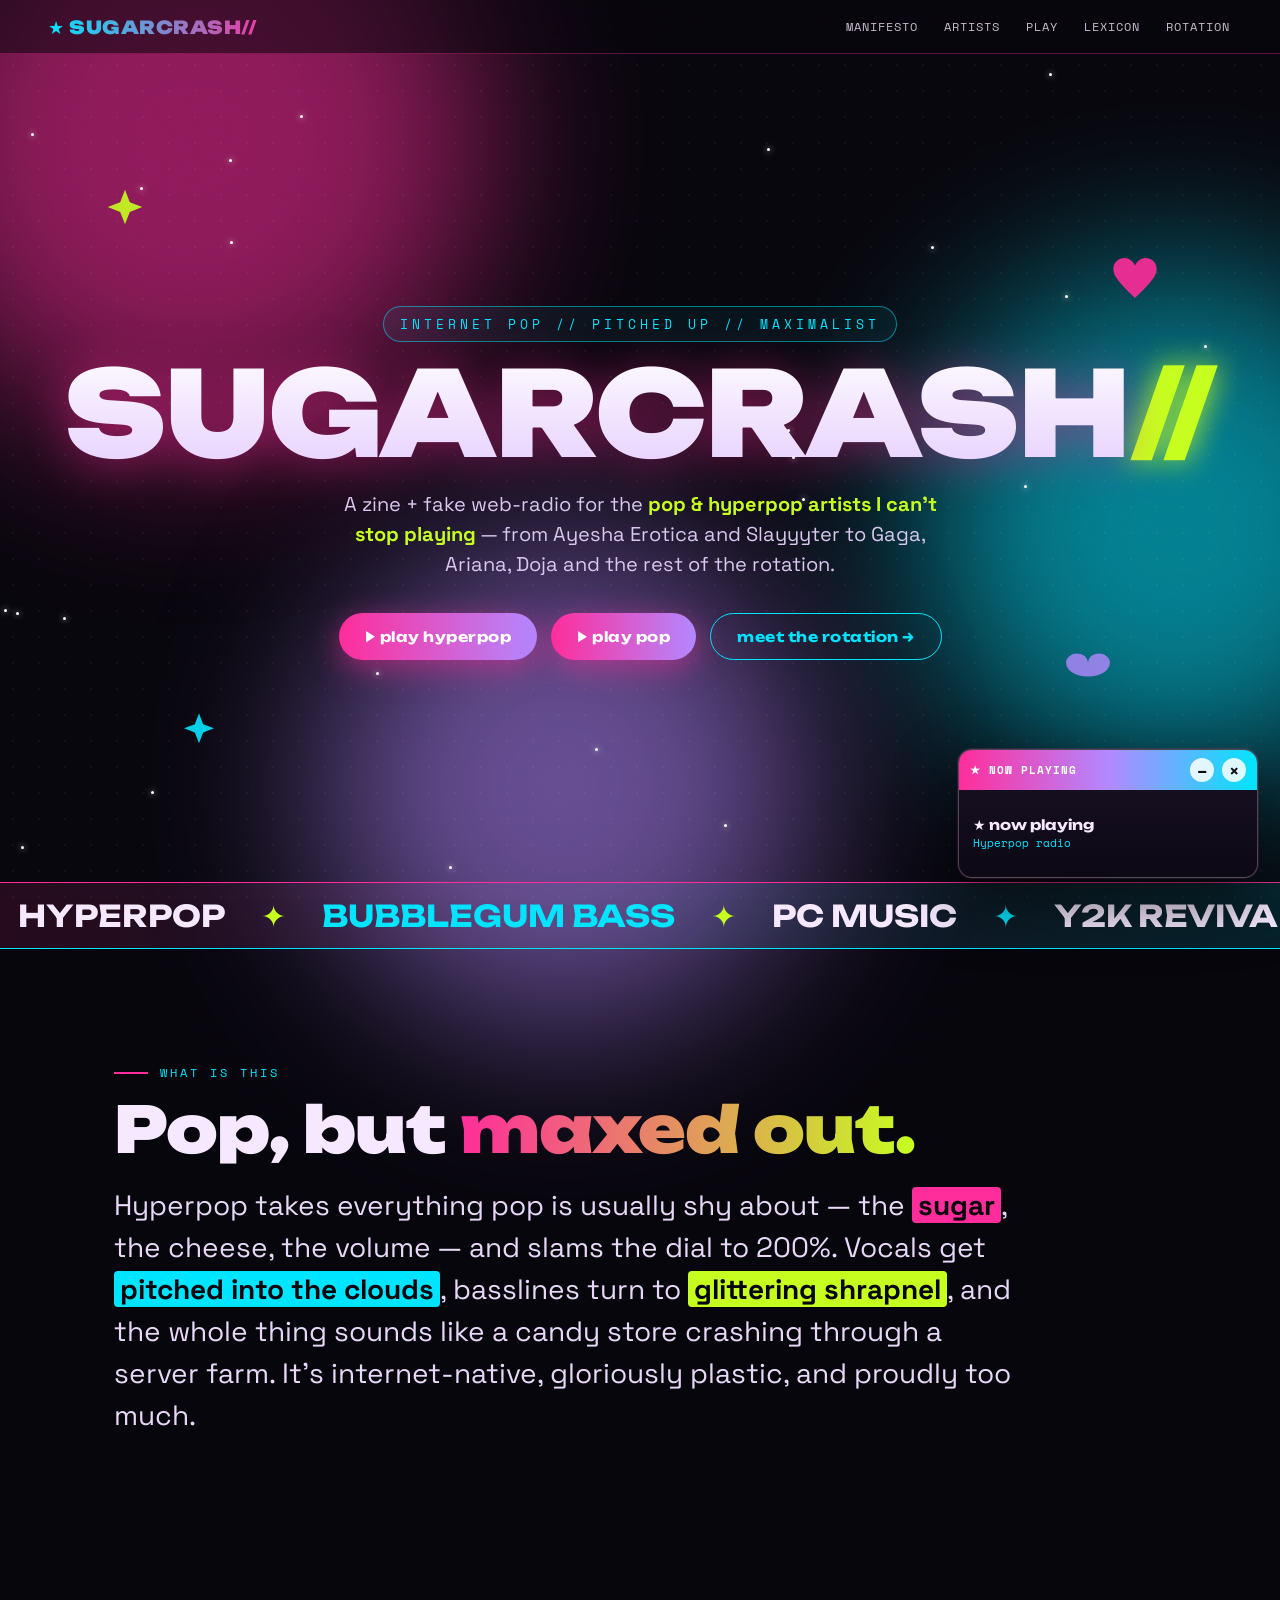
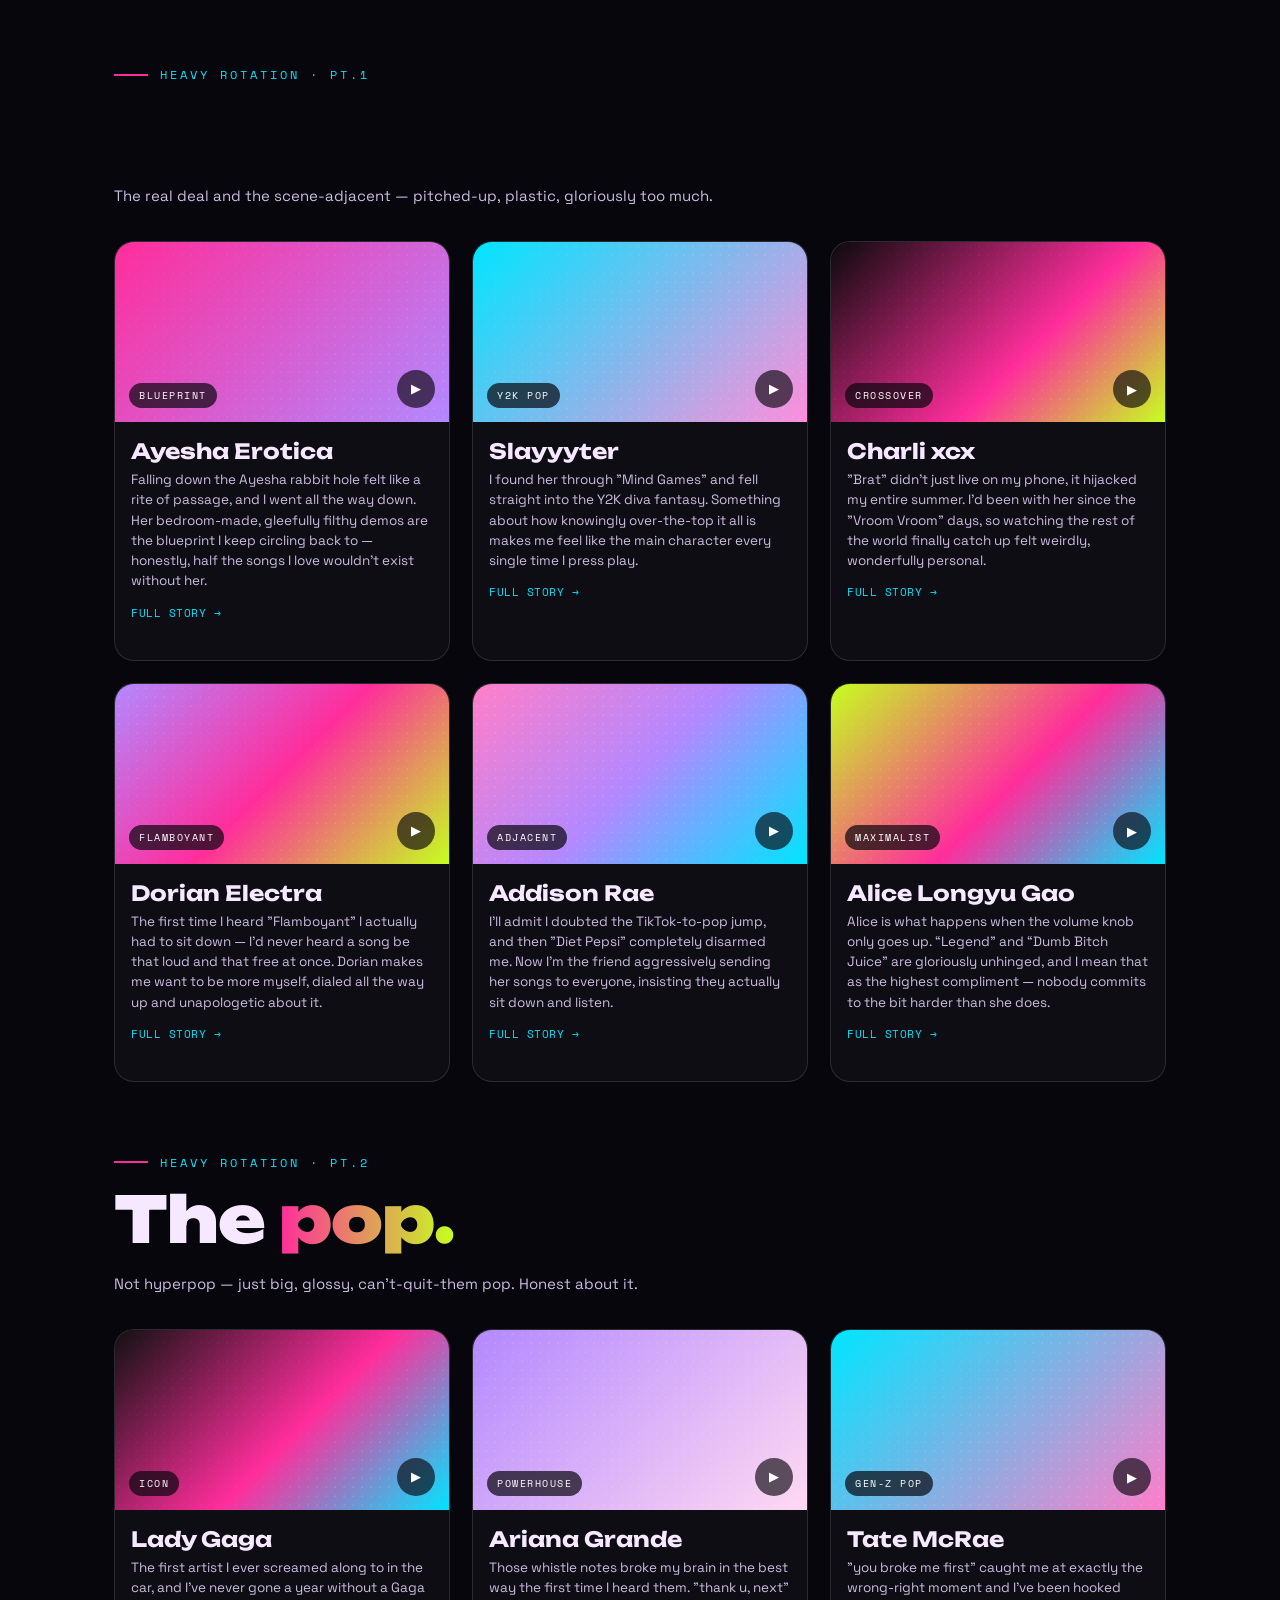
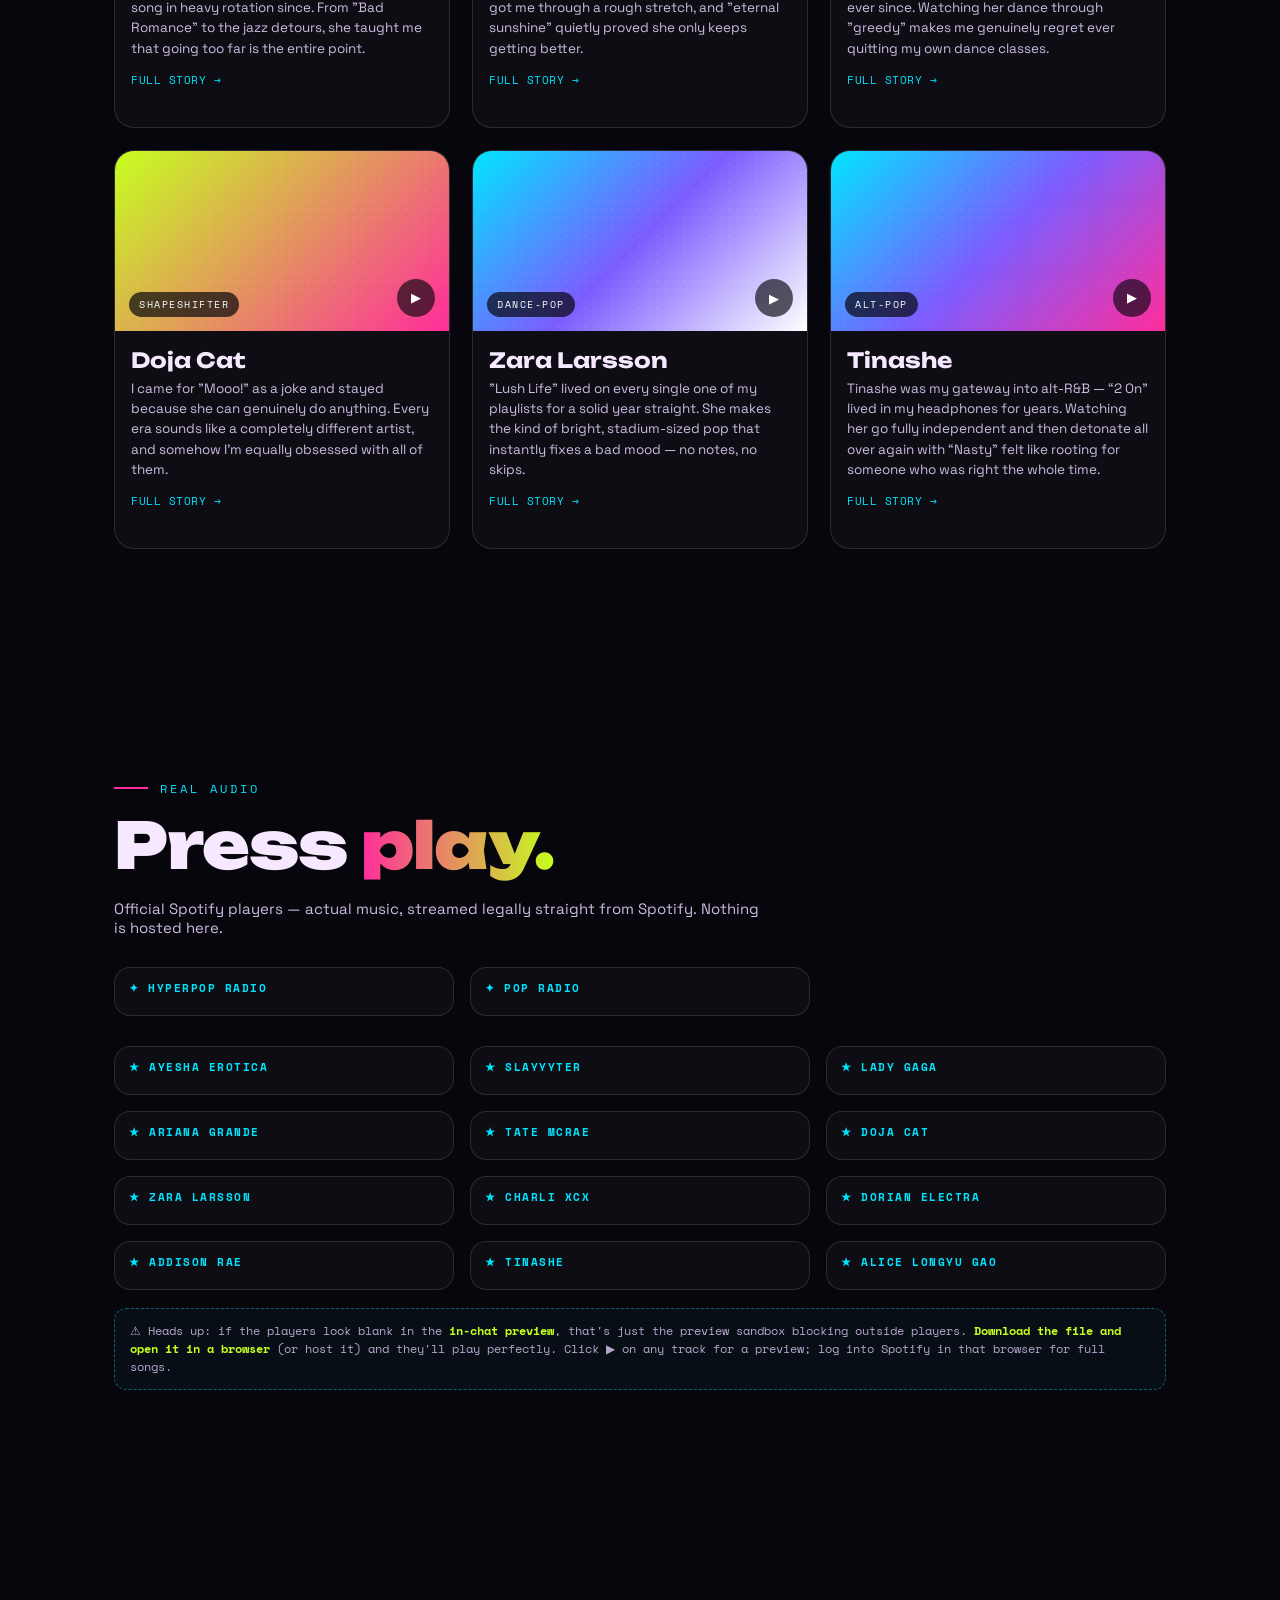
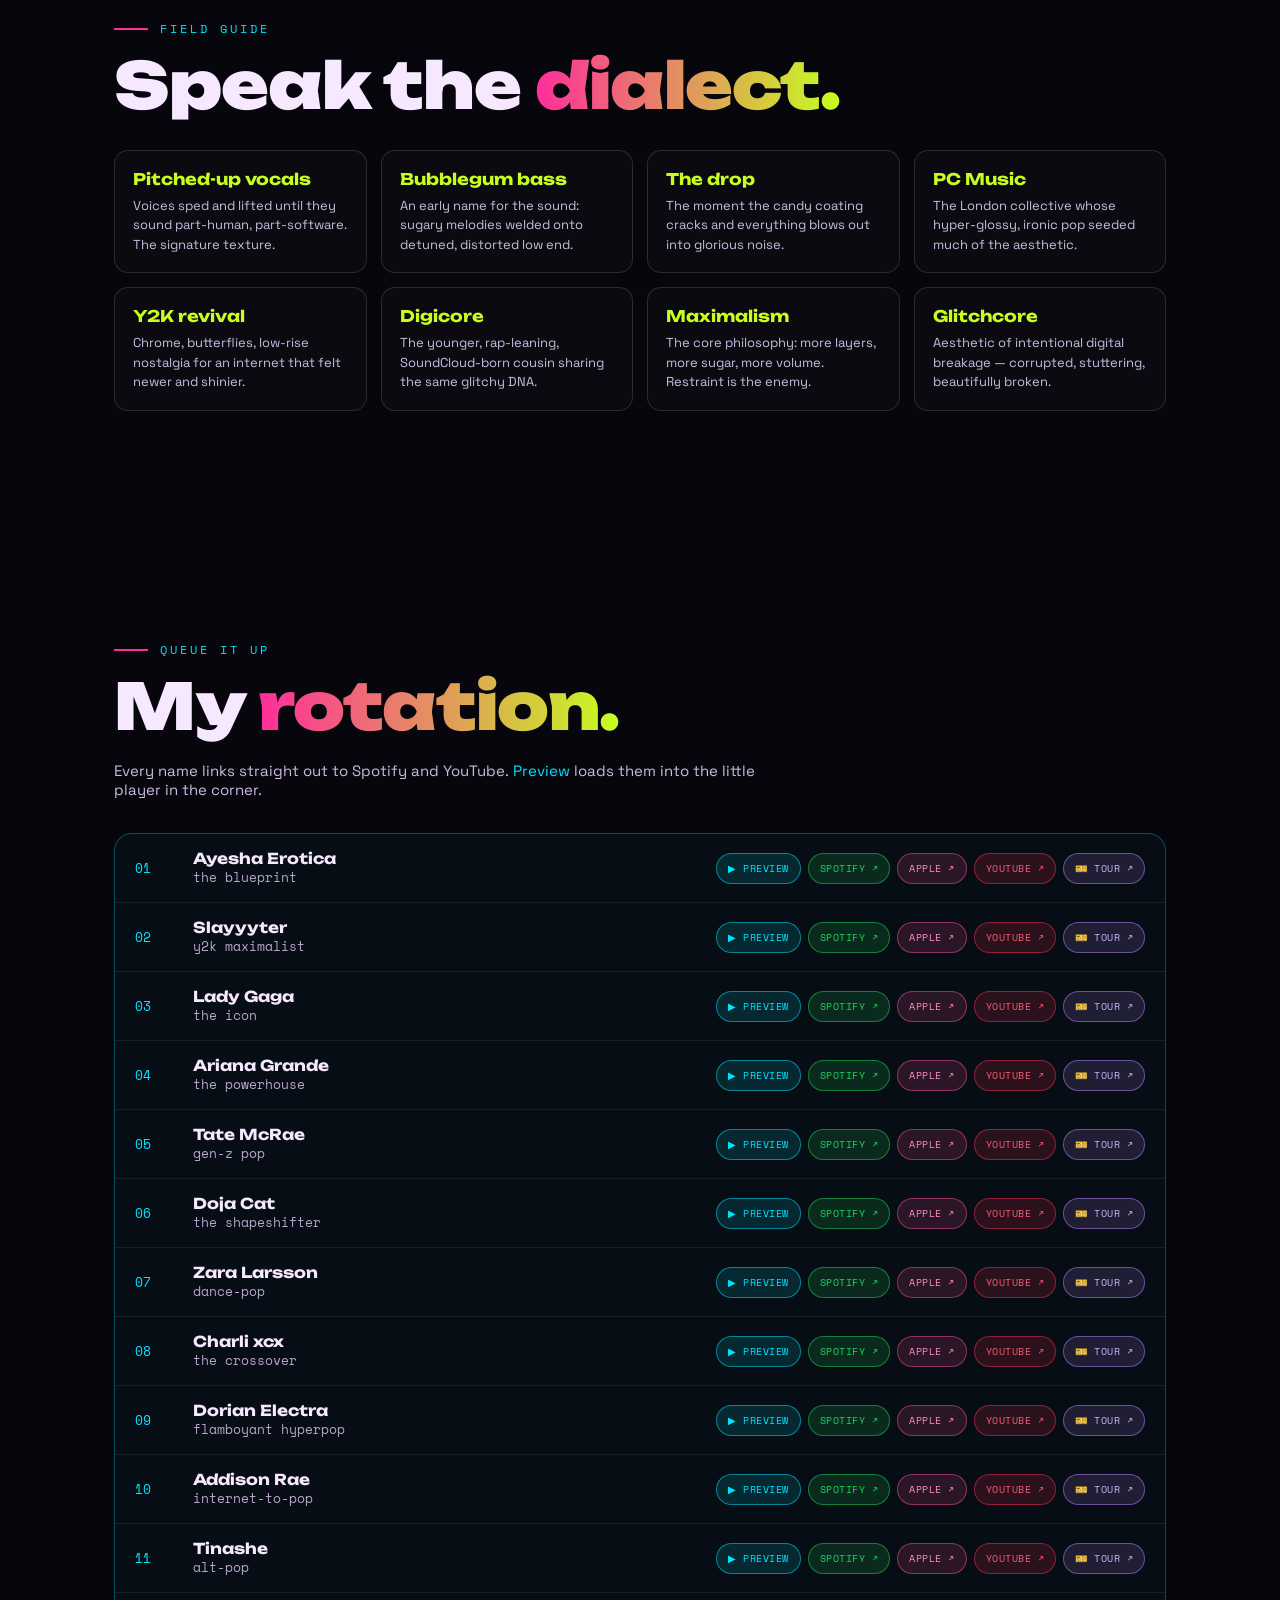
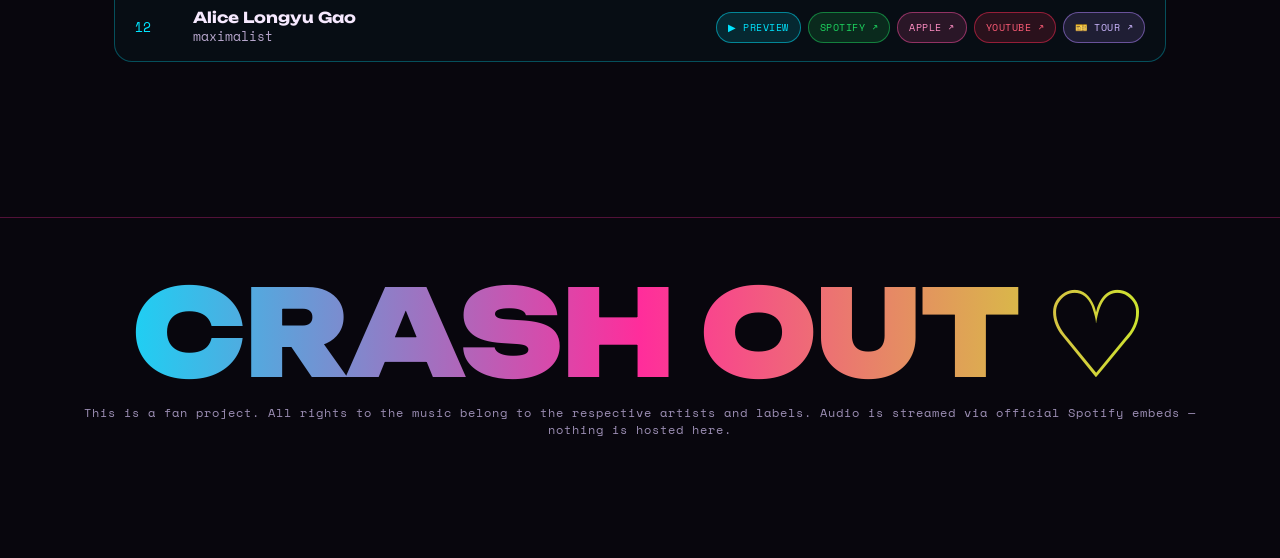
<file: index.html>
<!DOCTYPE html>
<html lang="en">
<head>
<meta charset="UTF-8">
<meta name="viewport" content="width=device-width, initial-scale=1.0">
<title>SUGARCRASH// — hyperpop zine</title>
<link rel="preconnect" href="https://fonts.googleapis.com">
<link rel="preconnect" href="https://fonts.gstatic.com" crossorigin>
<link href="https://fonts.googleapis.com/css2?family=Unbounded:wght@400;700;900&family=Space+Grotesk:wght@400;500;700&family=Space+Mono:wght@400;700&display=swap" rel="stylesheet">
<style>
  :root{
    --bubblegum:#FF2D9B;
    --lime:#C6FF1F;
    --cyan:#00E5FF;
    --lilac:#B388FF;
    --void:#08060d;
    --void2:#0f0a18;
    --chrome:#FDF6FF;
    --ink:#f6e9ff;
    --display:'Unbounded',system-ui,sans-serif;
    --body:'Space Grotesk',system-ui,sans-serif;
    --mono:'Space Mono',ui-monospace,monospace;
  }

  *{margin:0;padding:0;box-sizing:border-box}
  html{scroll-behavior:smooth}
  body{
    background:var(--void);
    color:var(--ink);
    font-family:var(--body);
    overflow-x:hidden;
    position:relative;
    cursor:default;
  }

  /* ambient gradient blobs */
  .blob{position:fixed;border-radius:50%;filter:blur(90px);opacity:.55;z-index:0;pointer-events:none;animation:drift 18s ease-in-out infinite alternate}
  .blob.b1{width:46vw;height:46vw;background:var(--bubblegum);top:-12vw;left:-8vw}
  .blob.b2{width:40vw;height:40vw;background:var(--cyan);top:30vh;right:-12vw;animation-delay:-6s}
  .blob.b3{width:38vw;height:38vw;background:var(--lilac);bottom:-10vw;left:25vw;animation-delay:-11s}
  @keyframes drift{0%{transform:translate(0,0) scale(1)}100%{transform:translate(4vw,-3vw) scale(1.18)}}

  /* grain + dotgrid overlays */
  .grain{position:fixed;inset:0;z-index:1;pointer-events:none;opacity:.06;mix-blend-mode:overlay;
    background-image:url("data:image/svg+xml,%3Csvg xmlns='http://www.w3.org/2000/svg' width='120' height='120'%3E%3Cfilter id='n'%3E%3CfeTurbulence type='fractalNoise' baseFrequency='0.9' numOctaves='3'/%3E%3C/filter%3E%3Crect width='100%25' height='100%25' filter='url(%23n)'/%3E%3C/svg%3E")}
  .dotgrid{position:fixed;inset:0;z-index:1;pointer-events:none;opacity:.25;
    background-image:radial-gradient(rgba(255,255,255,.18) 1px,transparent 1px);background-size:26px 26px}

  .wrap{position:relative;z-index:2}
  section{position:relative;z-index:2}

  /* ===== NAV ===== */
  nav{position:sticky;top:0;z-index:40;display:flex;align-items:center;justify-content:space-between;
    padding:14px clamp(16px,4vw,48px);
    background:rgba(8,6,13,.55);backdrop-filter:blur(14px);
    border-bottom:1px solid rgba(255,45,155,.35)}
  .brand{font-family:var(--display);font-weight:900;font-size:18px;letter-spacing:.5px;
    background:linear-gradient(90deg,var(--cyan),var(--bubblegum),var(--lime));
    -webkit-background-clip:text;background-clip:text;color:transparent;white-space:nowrap}
  .navlinks{display:flex;gap:22px;font-family:var(--mono);font-size:12px;text-transform:uppercase;letter-spacing:1px}
  .navlinks a{color:var(--ink);text-decoration:none;opacity:.8;transition:.2s;padding:4px 2px}
  .navlinks a:hover{opacity:1;color:var(--lime);text-shadow:0 0 12px var(--lime)}
  .navlinks a:focus-visible{outline:2px solid var(--cyan);outline-offset:3px}
  @media(max-width:680px){.navlinks{display:none}}

  /* ===== HERO ===== */
  header{min-height:92vh;display:flex;flex-direction:column;justify-content:center;align-items:center;
    text-align:center;padding:60px clamp(16px,5vw,40px) 30px;position:relative;z-index:2}
  .eyebrow{font-family:var(--mono);font-size:clamp(10px,1.4vw,13px);letter-spacing:4px;text-transform:uppercase;
    color:var(--cyan);margin-bottom:22px;border:1px solid rgba(0,229,255,.5);padding:7px 16px;border-radius:999px;
    background:rgba(0,229,255,.06)}

  .wordmark{font-family:var(--display);font-weight:900;line-height:.84;letter-spacing:-2px;
    font-size:clamp(58px,16vw,210px);position:relative;cursor:pointer;user-select:none}
  .wordmark .chrome{
    background:linear-gradient(180deg,#fff 0%,#e9d4ff 28%,#ff7ec9 48%,#7ce3ff 62%,#caff5e 80%,#fff 100%);
    -webkit-background-clip:text;background-clip:text;color:transparent;
    filter:drop-shadow(0 4px 24px rgba(255,45,155,.45))}
  .wordmark::before,.wordmark::after{content:"SUGARCRASH";position:absolute;inset:0;
    background:none;-webkit-text-fill-color:initial;opacity:0;pointer-events:none}
  .wordmark.glitch::before{color:var(--cyan);opacity:.85;animation:gl1 .35s steps(2) 1}
  .wordmark.glitch::after{color:var(--bubblegum);opacity:.85;animation:gl2 .35s steps(2) 1}
  @keyframes gl1{0%{transform:translate(0,0)}50%{transform:translate(-5px,3px)}100%{transform:translate(3px,-2px)}}
  @keyframes gl2{0%{transform:translate(0,0)}50%{transform:translate(5px,-3px)}100%{transform:translate(-3px,2px)}}
  .slash{color:var(--lime);-webkit-text-fill-color:var(--lime);text-shadow:0 0 30px var(--lime)}

  .subhead{max-width:640px;margin:26px auto 0;font-size:clamp(15px,2.1vw,20px);line-height:1.5;color:#d9c8ee}
  .subhead b{color:var(--lime)}
  .herobtns{display:flex;gap:14px;margin-top:34px;flex-wrap:wrap;justify-content:center}
  .btn{font-family:var(--display);font-weight:700;font-size:14px;letter-spacing:.5px;
    padding:14px 26px;border-radius:999px;border:none;cursor:pointer;text-decoration:none;display:inline-flex;align-items:center;gap:9px;transition:.18s}
  .btn-main{background:linear-gradient(90deg,var(--bubblegum),var(--lilac));color:#fff;box-shadow:0 8px 30px rgba(255,45,155,.5)}
  .btn-main:hover{transform:translateY(-3px) scale(1.03);box-shadow:0 14px 40px rgba(255,45,155,.7)}
  .btn-ghost{background:transparent;color:var(--cyan);border:1.5px solid var(--cyan)}
  .btn-ghost:hover{background:var(--cyan);color:var(--void)}
  .btn:focus-visible{outline:3px solid var(--lime);outline-offset:3px}

  /* floating doodles */
  .doodle{position:absolute;z-index:1;pointer-events:none;opacity:.9;animation:float 7s ease-in-out infinite}
  .doodle.d1{top:16%;left:8%;width:46px;animation-delay:-1s}
  .doodle.d2{top:24%;right:9%;width:60px;animation-delay:-3s}
  .doodle.d3{bottom:16%;left:14%;width:40px;animation-delay:-5s}
  .doodle.d4{bottom:24%;right:13%;width:52px;animation-delay:-2s}
  @keyframes float{0%,100%{transform:translateY(0) rotate(-6deg)}50%{transform:translateY(-22px) rotate(8deg)}}
  @media(max-width:680px){.doodle.d1,.doodle.d3{display:none}}

  /* ===== MARQUEE ===== */
  .marquee{overflow:hidden;white-space:nowrap;border-top:1.5px solid var(--bubblegum);border-bottom:1.5px solid var(--cyan);
    background:linear-gradient(90deg,rgba(255,45,155,.12),rgba(0,229,255,.12));padding:14px 0}
  .marquee .track{display:inline-block;animation:scroll 22s linear infinite;font-family:var(--display);font-weight:700;
    font-size:clamp(18px,3vw,30px);text-transform:uppercase}
  .marquee .track span{margin:0 18px;color:var(--ink)}
  .marquee .track span:nth-child(2n){color:var(--lime)}
  .marquee .track span:nth-child(3n){color:var(--cyan)}
  .marquee .track .star{color:var(--bubblegum)}
  @keyframes scroll{from{transform:translateX(0)}to{transform:translateX(-50%)}}

  /* ===== SECTION SHELL ===== */
  .sec{padding:clamp(60px,9vw,120px) clamp(16px,5vw,64px);max-width:1180px;margin:0 auto}
  .seclabel{font-family:var(--mono);font-size:12px;letter-spacing:3px;text-transform:uppercase;color:var(--cyan);
    display:flex;align-items:center;gap:12px;margin-bottom:18px}
  .seclabel::before{content:"";width:34px;height:2px;background:var(--bubblegum)}
  .sectitle{font-family:var(--display);font-weight:900;font-size:clamp(30px,6vw,64px);line-height:.95;letter-spacing:-1px;margin-bottom:24px}
  .sectitle em{font-style:normal;background:linear-gradient(90deg,var(--bubblegum),var(--lime));-webkit-background-clip:text;background-clip:text;color:transparent}

  /* manifesto */
  .manifesto p{font-size:clamp(18px,2.6vw,28px);line-height:1.5;max-width:900px;color:#e7d8f7}
  .manifesto p .hl{background:var(--bubblegum);color:var(--void);padding:0 6px;font-weight:700;border-radius:4px}
  .manifesto p .hl2{background:var(--lime);color:var(--void);padding:0 6px;font-weight:700;border-radius:4px}
  .manifesto p .hl3{background:var(--cyan);color:var(--void);padding:0 6px;font-weight:700;border-radius:4px}

  /* ===== ARTIST GRID ===== */
  .grid{display:grid;grid-template-columns:repeat(auto-fill,minmax(260px,1fr));gap:22px;margin-top:36px}
  .card{position:relative;border-radius:20px;overflow:hidden;border:1px solid rgba(255,255,255,.12);
    background:rgba(255,255,255,.03);padding:0 0 20px;transition:.25s;cursor:pointer}
  .card:hover{transform:translateY(-6px) rotate(-.6deg);border-color:var(--bubblegum);box-shadow:0 18px 50px rgba(255,45,155,.35)}
  .art{height:180px;position:relative;display:flex;align-items:flex-end;justify-content:space-between;padding:14px}
  .artimg{position:absolute;inset:0;width:100%;height:100%;object-fit:cover;object-position:center top;z-index:0}
  .art > .eratag,.art > .playbadge{position:relative;z-index:2}
  .art::after{content:"";position:absolute;inset:0;opacity:.16;mix-blend-mode:overlay;
    background-image:radial-gradient(rgba(255,255,255,.7) 1px,transparent 1px);background-size:9px 9px}
  .a1{background:linear-gradient(135deg,#ff2d9b,#b388ff)}            /* ayesha */
  .a2{background:linear-gradient(135deg,#00e5ff,#ff8edb)}            /* slayyyter */
  .a3{background:linear-gradient(135deg,#111,#ff2d9b 55%,#00e5ff)}   /* gaga */
  .a4{background:linear-gradient(135deg,#b388ff,#ffd9f2)}            /* ariana */
  .a5{background:linear-gradient(135deg,#00e5ff,#ff7ec9)}            /* tate */
  .a6{background:linear-gradient(135deg,#c6ff1f,#ff2d9b)}            /* doja */
  .a7{background:linear-gradient(135deg,#00e5ff,#7c5cff,#ffffff)}    /* zara */
  .a8{background:linear-gradient(135deg,#0a0a0a,#ff2d9b 60%,#c6ff1f)}/* charli */
  .a9{background:linear-gradient(135deg,#b388ff,#ff2d9b 50%,#c6ff1f)} /* dorian */
  .a10{background:linear-gradient(135deg,#ff7ec9,#b388ff 50%,#00e5ff)}/* addison */
  .a11{background:linear-gradient(135deg,#00e5ff,#7c5cff,#ff2d9b)}            /* tinashe */
  .a12{background:linear-gradient(135deg,#c6ff1f,#ff2d9b 55%,#00e5ff)}            /* alice-longyu-gao */
  .eratag{font-family:var(--mono);font-size:10px;letter-spacing:1.5px;text-transform:uppercase;
    background:rgba(8,6,13,.7);color:#fff;padding:5px 10px;border-radius:999px;backdrop-filter:blur(4px)}
  .playbadge{width:38px;height:38px;border-radius:50%;background:rgba(8,6,13,.65);display:grid;place-items:center;
    color:#fff;font-size:13px;backdrop-filter:blur(4px);transition:.2s}
  .card:hover .playbadge{background:var(--lime);color:var(--void);transform:scale(1.12)}
  .cardbody{padding:16px 16px 18px}
  .cardbody h3{font-family:var(--display);font-weight:700;font-size:21px;margin-bottom:6px}
  .cardbody p{font-size:13.5px;line-height:1.5;color:#cbbce0}
  .morelink{display:inline-block;margin-top:13px;font-family:var(--mono);font-size:11px;letter-spacing:.5px;text-transform:uppercase;color:var(--cyan);text-decoration:none;transition:.15s}
  .morelink:hover{color:var(--lime);transform:translateX(2px)}
  .memoriam{font-family:var(--mono);font-size:10px;letter-spacing:1px;color:var(--cyan);margin-top:8px;display:block}

  /* ===== LEXICON ===== */
  .lex{display:grid;grid-template-columns:repeat(auto-fill,minmax(230px,1fr));gap:14px;margin-top:34px}
  .term{border:1px solid rgba(255,255,255,.13);border-radius:14px;padding:18px;background:rgba(255,255,255,.02);transition:.2s}
  .term:hover{background:rgba(198,255,31,.08);border-color:var(--lime)}
  .term dt{font-family:var(--display);font-weight:700;font-size:16px;color:var(--lime);margin-bottom:7px}
  .term dd{font-size:13px;line-height:1.5;color:#cbbce0}

  /* ===== PLAYLIST ===== */
  .playlist{margin-top:34px;border:1px solid rgba(0,229,255,.3);border-radius:18px;overflow:hidden;background:rgba(0,229,255,.03)}
  .plrow{display:grid;grid-template-columns:44px 1fr auto;align-items:center;gap:14px;padding:15px 20px;border-bottom:1px solid rgba(255,255,255,.07);transition:.18s}
  .plrow:last-child{border-bottom:none}
  .plrow:hover{background:rgba(255,45,155,.1)}
  .plnum{font-family:var(--mono);font-size:13px;color:var(--cyan)}
  .plrow:hover .plnum{color:var(--lime)}
  .pltitle{font-family:var(--display);font-weight:700;font-size:15px}
  .plartist{font-size:12.5px;color:#b6a6cc;font-family:var(--mono)}
  .pltag{font-family:var(--mono);font-size:10px;letter-spacing:1px;color:#fff;background:rgba(255,45,155,.4);padding:4px 9px;border-radius:999px;text-transform:uppercase}
  .pllinks{display:flex;gap:7px;flex-wrap:wrap;justify-content:flex-end;align-items:center}
  .linkpill{font-family:var(--mono);font-size:10px;letter-spacing:.5px;text-transform:uppercase;text-decoration:none;
    padding:7px 11px;border-radius:999px;display:inline-flex;align-items:center;gap:5px;transition:.16s;border:1px solid transparent;cursor:pointer;background:none}
  .linkpill.sp{background:rgba(30,215,96,.14);color:#1ed760;border-color:rgba(30,215,96,.5)}
  .linkpill.sp:hover{background:#1ed760;color:#06210f}
  .linkpill.am{background:rgba(250,80,160,.14);color:#ff8fc4;border-color:rgba(250,80,160,.5)}
  .linkpill.am:hover{background:#fa50a0;color:#fff}
  .linkpill.yt{background:rgba(255,45,85,.14);color:#ff5d77;border-color:rgba(255,45,85,.5)}
  .linkpill.yt:hover{background:#ff2d55;color:#fff}
  .linkpill.pv{background:rgba(0,229,255,.12);color:var(--cyan);border-color:rgba(0,229,255,.5)}
  .linkpill.pv:hover{background:var(--cyan);color:var(--void)}
  .linkpill.tk{background:rgba(179,136,255,.14);color:#cdb8ff;border-color:rgba(179,136,255,.5)}
  .linkpill.tk:hover{background:var(--lilac);color:#1a1226}
  .linkpill:focus-visible{outline:2px solid var(--lime);outline-offset:2px}
  @media(max-width:560px){.plrow{grid-template-columns:34px 1fr;row-gap:10px}.pllinks{grid-column:1/-1;justify-content:flex-start}}

  /* ===== EMBEDDED PLAYERS ===== */
  .players{display:grid;grid-template-columns:repeat(auto-fill,minmax(320px,1fr));gap:16px;margin-top:30px}
  .pframe{border:1px solid rgba(255,255,255,.12);border-radius:16px;overflow:hidden;background:rgba(255,255,255,.03);padding:10px;transition:.2s}
  .pframe:hover{border-color:var(--cyan)}
  .pframe h4{font-family:var(--mono);font-size:11px;letter-spacing:1.5px;text-transform:uppercase;color:var(--cyan);margin:2px 4px 9px}
  .pframe iframe{border:0;border-radius:12px;display:block;width:100%}
  .sandboxnote{font-family:var(--mono);font-size:11.5px;color:#b6a6cc;margin-top:18px;line-height:1.55;
    border:1px dashed rgba(0,229,255,.4);border-radius:12px;padding:13px 15px;background:rgba(0,229,255,.04)}
  .sandboxnote b{color:var(--lime)}

  /* ===== MEDIA PLAYER WINDOW (signature) ===== */
  .player{position:fixed;bottom:22px;right:22px;width:300px;z-index:60;
    border-radius:14px;overflow:hidden;border:1px solid rgba(255,255,255,.25);
    background:linear-gradient(180deg,#1a1226,#0c0814);
    box-shadow:0 24px 60px rgba(0,0,0,.6),0 0 0 1px rgba(255,45,155,.2);
    font-family:var(--mono)}
  .player.dragging{transition:none;user-select:none}
  .pbar{display:flex;align-items:center;justify-content:space-between;padding:8px 11px;cursor:grab;
    background:linear-gradient(90deg,var(--bubblegum),var(--lilac),var(--cyan));color:#fff}
  .pbar:active{cursor:grabbing}
  .pbar .ttl{font-size:11px;font-weight:700;letter-spacing:1px;text-transform:uppercase}
  .pbtns{display:flex;gap:8px;align-items:center}
  .pbtn{width:24px;height:24px;border-radius:50%;border:none;cursor:pointer;padding:0;
    background:rgba(255,255,255,.85);color:#0c0814;font-family:var(--mono);
    font-size:17px;line-height:1;font-weight:700;display:grid;place-items:center;
    transition:transform .15s,background .15s}
  .pbtn:hover{transform:scale(1.15);background:#fff}
  .pbtn-close:hover{background:var(--bubblegum);color:#fff}
  .pbtn:focus-visible{outline:2px solid var(--cyan);outline-offset:2px}
  .pbody{padding:14px}
  .pcover{height:110px;border-radius:9px;background:linear-gradient(135deg,#ff2d9b,#00e5ff,#c6ff1f);
    position:relative;overflow:hidden;display:grid;place-items:center}
  .pcover::after{content:"";position:absolute;inset:0;opacity:.2;background-image:radial-gradient(rgba(255,255,255,.8) 1px,transparent 1px);background-size:8px 8px}
  .pcover .disc{width:54px;height:54px;border-radius:50%;background:repeating-radial-gradient(circle,#0c0814 0 3px,#221830 3px 5px);
    border:5px solid rgba(8,6,13,.5);position:relative;z-index:2;animation:spin 4s linear infinite paused}
  .player.playing .pcover .disc{animation-play-state:running}
  @keyframes spin{to{transform:rotate(360deg)}}
  .pmeta{margin-top:12px}
  .pmeta .pt{font-family:var(--display);font-weight:700;font-size:14px;color:var(--ink)}
  .pmeta .pa{font-size:11px;color:var(--cyan);margin-top:2px}
  .pembed{margin-top:12px;border-radius:10px;overflow:hidden}
  .pembed iframe{width:100%;height:152px;border:0;display:block;border-radius:10px}
  .eq{display:flex;gap:3px;align-items:flex-end;height:22px;margin-top:12px}
  .eq span{flex:1;background:linear-gradient(180deg,var(--lime),var(--bubblegum));border-radius:2px;height:30%;animation:bounce 1s ease-in-out infinite}
  .player.playing .eq span{animation-play-state:running}
  .player:not(.playing) .eq span{animation-play-state:paused;height:14%}
  .eq span:nth-child(2){animation-delay:.15s}.eq span:nth-child(3){animation-delay:.3s}
  .eq span:nth-child(4){animation-delay:.45s}.eq span:nth-child(5){animation-delay:.1s}
  .eq span:nth-child(6){animation-delay:.35s}.eq span:nth-child(7){animation-delay:.25s}
  .eq span:nth-child(8){animation-delay:.4s}
  @keyframes bounce{0%,100%{height:18%}50%{height:95%}}
  .pcontrols{display:flex;align-items:center;justify-content:center;gap:18px;margin-top:14px}
  .pcontrols button{background:none;border:none;color:var(--ink);font-size:15px;cursor:pointer;transition:.15s}
  .pcontrols button:hover{color:var(--lime);transform:scale(1.2)}
  .ppt{width:46px;height:46px;border-radius:50%;background:linear-gradient(135deg,var(--bubblegum),var(--lilac));
    color:#fff!important;display:grid;place-items:center;font-size:17px!important;box-shadow:0 6px 18px rgba(255,45,155,.55)}
  .pmin{position:fixed;bottom:22px;right:22px;z-index:60;width:54px;height:54px;border-radius:50%;display:none;
    place-items:center;cursor:pointer;border:1px solid rgba(255,255,255,.3);
    background:linear-gradient(135deg,var(--bubblegum),var(--cyan));box-shadow:0 10px 30px rgba(255,45,155,.5);
    font-size:20px;animation:pulse 2s ease-in-out infinite}
  @keyframes pulse{0%,100%{box-shadow:0 10px 30px rgba(255,45,155,.5)}50%{box-shadow:0 10px 40px rgba(0,229,255,.7)}}
  @media(max-width:560px){.player{width:min(88vw,320px);right:12px;bottom:12px}
    .pbar{padding:10px 12px}
    .pbtn{width:34px;height:34px;font-size:22px}}

  /* sparkles cursor */
  .spark{position:fixed;pointer-events:none;z-index:55;font-size:14px;animation:sparkfade .8s ease-out forwards}
  @keyframes sparkfade{0%{opacity:1;transform:translateY(0) scale(1)}100%{opacity:0;transform:translateY(-26px) scale(.3)}}

  /* ===== candy rain ===== */
  .candyrain{position:fixed;inset:0;overflow:hidden;pointer-events:none;z-index:1}
  .candy{position:absolute;top:-8vh;will-change:transform,opacity;
    animation:candyfall linear infinite;filter:drop-shadow(0 3px 6px rgba(0,0,0,.25))}
  @keyframes candyfall{
    0%{transform:translateY(-10vh) translateX(0) rotate(0deg);opacity:0}
    8%{opacity:.9}
    92%{opacity:.9}
    100%{transform:translateY(112vh) translateX(var(--sway,20px)) rotate(var(--spin,360deg));opacity:0}}

  /* footer */
  footer{padding:60px clamp(16px,5vw,64px) 120px;text-align:center;border-top:1px solid rgba(255,45,155,.3);margin-top:40px}
  footer .fmark{font-family:var(--display);font-weight:900;font-size:clamp(40px,12vw,120px);line-height:.9;
    background:linear-gradient(90deg,var(--cyan),var(--bubblegum),var(--lime));-webkit-background-clip:text;background-clip:text;color:transparent;letter-spacing:-2px}
  footer p{font-family:var(--mono);font-size:12px;color:#9d8fb5;margin-top:18px;letter-spacing:1px}
  footer .heart{color:var(--bubblegum)}

  /* ===== EXTRA ANIMATION ===== */
  /* scroll progress bar */
  #progress{position:fixed;top:0;left:0;height:3px;width:0;z-index:50;border:none;
    background:linear-gradient(90deg,var(--cyan),var(--bubblegum),var(--lime));box-shadow:0 0 12px var(--bubblegum)}

  /* shimmering chrome wordmark */
  .wordmark .chrome{background-size:100% 300%;animation:shimmer 6s ease-in-out infinite}
  @keyframes shimmer{0%,100%{background-position:50% 0%}50%{background-position:50% 100%}}

  /* animated brand gradient in nav */
  .brand{background-size:220% auto;animation:hue 7s linear infinite}
  @keyframes hue{to{background-position:220% center}}

  /* shine sweep across the main button */
  .btn-main{position:relative;overflow:hidden}
  .btn-main::after{content:"";position:absolute;top:0;left:-130%;width:55%;height:100%;
    background:linear-gradient(100deg,transparent,rgba(255,255,255,.5),transparent);transform:skewX(-18deg);animation:sweep 3.6s ease-in-out infinite}
  @keyframes sweep{0%{left:-130%}55%,100%{left:170%}}

  /* gloss sweep over album art on hover */
  .card .art::before{content:"";position:absolute;inset:0;z-index:2;pointer-events:none;
    background:linear-gradient(115deg,transparent 32%,rgba(255,255,255,.5) 50%,transparent 68%);transform:translateX(-130%)}
  .card:hover .art::before{animation:gloss .85s ease}
  @keyframes gloss{to{transform:translateX(130%)}}

  /* twinkling stars in hero */
  .stars{position:absolute;inset:0;z-index:1;pointer-events:none;overflow:hidden}
  .stars i{position:absolute;width:3px;height:3px;border-radius:50%;background:#fff;
    box-shadow:0 0 6px #fff;animation:twinkle 2.6s ease-in-out infinite}
  @keyframes twinkle{0%,100%{opacity:.12;transform:scale(.6)}50%{opacity:.95;transform:scale(1.35)}}

  /* pulsing play badges */
  .playbadge{animation:badgepulse 2.4s ease-in-out infinite}
  @keyframes badgepulse{0%,100%{box-shadow:0 0 0 0 rgba(198,255,31,0)}50%{box-shadow:0 0 0 5px rgba(198,255,31,.12)}}

  /* sparkle burst particles */
  .burst{position:fixed;pointer-events:none;z-index:58;font-size:18px;animation:burstfly .9s ease-out forwards}
  @keyframes burstfly{0%{opacity:1;transform:translate(0,0) scale(1) rotate(0)}100%{opacity:0;transform:translate(var(--bx),var(--by)) scale(.3) rotate(140deg)}}

  /* scroll reveal (only when motion is allowed) */
  body.motion-ok .reveal{opacity:0;transform:translateY(24px);transition:opacity .7s ease,transform .7s cubic-bezier(.2,.7,.2,1)}
  body.motion-ok .reveal.in{opacity:1;transform:none}
  body.motion-ok .stagger > *{opacity:0;transform:translateY(22px) scale(.98);transition:opacity .6s ease,transform .6s cubic-bezier(.2,.7,.2,1)}
  body.motion-ok .stagger.in > *{opacity:1;transform:none}
  body.motion-ok .stagger.in > *:nth-child(1){transition-delay:.03s}
  body.motion-ok .stagger.in > *:nth-child(2){transition-delay:.08s}
  body.motion-ok .stagger.in > *:nth-child(3){transition-delay:.13s}
  body.motion-ok .stagger.in > *:nth-child(4){transition-delay:.18s}
  body.motion-ok .stagger.in > *:nth-child(5){transition-delay:.23s}
  body.motion-ok .stagger.in > *:nth-child(6){transition-delay:.28s}
  body.motion-ok .stagger.in > *:nth-child(7){transition-delay:.33s}
  body.motion-ok .stagger.in > *:nth-child(8){transition-delay:.38s}
  body.motion-ok .stagger.in > *:nth-child(9){transition-delay:.43s}
  body.motion-ok .stagger.in > *:nth-child(10){transition-delay:.48s}
  body.motion-ok .stagger.in > *:nth-child(11){transition-delay:.53s}
  body.motion-ok .stagger.in > *:nth-child(12){transition-delay:.58s}

  @media (prefers-reduced-motion: reduce){
    *{animation:none!important;scroll-behavior:auto!important;transition:none!important}
    .marquee .track{animation:none}
  }
</style>
</head>
<body>
  <div class="blob b1"></div><div class="blob b2"></div><div class="blob b3"></div>
  <div class="grain"></div><div class="dotgrid"></div>
  <div id="progress"></div>

  <div class="wrap">
    <nav>
      <div class="brand">★ SUGARCRASH//</div>
      <div class="navlinks">
        <a href="#manifesto">manifesto</a>
        <a href="#artists">artists</a>
        <a href="#press-play">play</a>
        <a href="#lexicon">lexicon</a>
        <a href="#playlist">rotation</a>
      </div>
    </nav>

    <!-- HERO -->
    <header>
      <div class="stars" id="stars"></div>
      <svg class="doodle d1" viewBox="0 0 24 24" fill="none"><path d="M12 2l2.5 6.5L21 11l-6.5 2.5L12 20l-2.5-6.5L3 11l6.5-2.5z" fill="#C6FF1F"/></svg>
      <svg class="doodle d2" viewBox="0 0 24 24" fill="none"><path d="M12 5C9 -1 1 3 4 9c1.5 3 8 9 8 9s6.5-6 8-9c3-6-5-10-8-4z" fill="#FF2D9B"/></svg>
      <svg class="doodle d3" viewBox="0 0 24 24"><path d="M12 2l2.5 6.5L21 11l-6.5 2.5L12 20l-2.5-6.5L3 11l6.5-2.5z" fill="#00E5FF"/></svg>
      <svg class="doodle d4" viewBox="0 0 32 24"><path d="M16 12C16 6 8 4 4 8s0 12 12 12 16-8 12-12-12-2-12 4z" fill="#B388FF" opacity=".9"/></svg>

      <span class="eyebrow">internet pop // pitched up // maximalist</span>
      <h1 class="wordmark" id="wordmark"><span class="chrome">SUGARCRASH</span><span class="slash">//</span></h1>
      <p class="subhead">A zine + fake web-radio for the <b>pop &amp; hyperpop artists I can't stop playing</b> — from Ayesha Erotica and Slayyyter to Gaga, Ariana, Doja and the rest of the rotation.</p>
      <div class="herobtns">
        <button class="btn btn-main" id="playHyperpop">▶ play hyperpop</button>
        <button class="btn btn-main" id="playPop">▶ play pop</button>
        <a href="#artists" class="btn btn-ghost">meet the rotation →</a>
      </div>
    </header>

    <!-- MARQUEE -->
    <div class="marquee" aria-hidden="true">
      <div class="track" id="mq">
        <span>HYPERPOP</span><span class="star">✦</span><span>BUBBLEGUM BASS</span><span class="star">✦</span><span>PC MUSIC</span><span class="star">✦</span><span>Y2K REVIVAL</span><span class="star">✦</span><span>GLITCHCORE</span><span class="star">✦</span><span>THE DROP</span><span class="star">✦</span><span>AUTOTUNE</span><span class="star">✦</span><span>DIGICORE</span><span class="star">✦</span>
        <span>HYPERPOP</span><span class="star">✦</span><span>BUBBLEGUM BASS</span><span class="star">✦</span><span>PC MUSIC</span><span class="star">✦</span><span>Y2K REVIVAL</span><span class="star">✦</span><span>GLITCHCORE</span><span class="star">✦</span><span>THE DROP</span><span class="star">✦</span><span>AUTOTUNE</span><span class="star">✦</span><span>DIGICORE</span><span class="star">✦</span>
      </div>
    </div>

    <!-- MANIFESTO -->
    <section class="sec manifesto" id="manifesto">
      <div class="seclabel">what is this</div>
      <h2 class="sectitle">Pop, but <em>maxed&nbsp;out.</em></h2>
      <p>Hyperpop takes everything pop is usually shy about — the <span class="hl">sugar</span>, the cheese, the volume — and slams the dial to 200%. Vocals get <span class="hl3">pitched into the clouds</span>, basslines turn to <span class="hl2">glittering shrapnel</span>, and the whole thing sounds like a candy store crashing through a server farm. It's internet-native, gloriously plastic, and proudly too much.</p>
    </section>

    <!-- ARTISTS -->
    <section class="sec" id="artists">
      <div class="seclabel">heavy rotation · pt.1</div>
      <h2 class="sectitle">The <em>hyperpop.</em></h2>
      <p style="color:#cbbce0;max-width:640px;font-size:15px">The real deal and the scene-adjacent — pitched-up, plastic, gloriously too much.</p>
      <div class="grid stagger">

        <article class="card">
          <div class="art a1"><img class="artimg" src="https://i.scdn.co/image/ab67616100005174504d26793b7f34f99506c3db" alt="Ayesha Erotica" loading="lazy" onerror="this.remove()"><span class="eratag">blueprint</span><span class="playbadge">▶</span></div>
          <div class="cardbody">
            <h3>Ayesha Erotica</h3>
            <p>Falling down the Ayesha rabbit hole felt like a rite of passage, and I went all the way down. Her bedroom-made, gleefully filthy demos are the blueprint I keep circling back to — honestly, half the songs I love wouldn't exist without her.</p>
            <a class="morelink" href="artists/ayesha-erotica.html" onclick="event.stopPropagation()">full story →</a>
          </div>
        </article>

        <article class="card">
          <div class="art a2"><img class="artimg" src="https://i.scdn.co/image/ab67616100005174d475efee7c254f7e77a2d306" alt="Slayyyter" loading="lazy" onerror="this.remove()"><span class="eratag">y2k pop</span><span class="playbadge">▶</span></div>
          <div class="cardbody">
            <h3>Slayyyter</h3>
            <p>I found her through "Mind Games" and fell straight into the Y2K diva fantasy. Something about how knowingly over-the-top it all is makes me feel like the main character every single time I press play.</p>
            <a class="morelink" href="artists/slayyyter.html" onclick="event.stopPropagation()">full story →</a>
          </div>
        </article>

        <article class="card">
          <div class="art a8"><img class="artimg" src="https://i.scdn.co/image/ab676161000051746fa76436a2bba83b9f1d6fd1" alt="Charli xcx" loading="lazy" onerror="this.remove()"><span class="eratag">crossover</span><span class="playbadge">▶</span></div>
          <div class="cardbody">
            <h3>Charli xcx</h3>
            <p>"Brat" didn't just live on my phone, it hijacked my entire summer. I'd been with her since the "Vroom Vroom" days, so watching the rest of the world finally catch up felt weirdly, wonderfully personal.</p>
            <a class="morelink" href="artists/charli-xcx.html" onclick="event.stopPropagation()">full story →</a>
          </div>
        </article>

        <article class="card">
          <div class="art a9"><img class="artimg" src="https://i.scdn.co/image/ab676161000051744ae93c6f14281f933ec83158" alt="Dorian Electra" loading="lazy" onerror="this.remove()"><span class="eratag">flamboyant</span><span class="playbadge">▶</span></div>
          <div class="cardbody">
            <h3>Dorian Electra</h3>
            <p>The first time I heard "Flamboyant" I actually had to sit down — I'd never heard a song be that loud and that free at once. Dorian makes me want to be more myself, dialed all the way up and unapologetic about it.</p>
            <a class="morelink" href="artists/dorian-electra.html" onclick="event.stopPropagation()">full story →</a>
          </div>
        </article>

        <article class="card">
          <div class="art a10"><img class="artimg" src="https://i.scdn.co/image/ab676161000051748aaca79d5544dc02bea2b6b2" alt="Addison Rae" loading="lazy" onerror="this.remove()"><span class="eratag">adjacent</span><span class="playbadge">▶</span></div>
          <div class="cardbody">
            <h3>Addison Rae</h3>
            <p>I'll admit I doubted the TikTok-to-pop jump, and then "Diet Pepsi" completely disarmed me. Now I'm the friend aggressively sending her songs to everyone, insisting they actually sit down and listen.</p>
            <a class="morelink" href="artists/addison-rae.html" onclick="event.stopPropagation()">full story →</a>
          </div>
        </article>

        <article class="card">
          <div class="art a12"><img class="artimg" src="https://i.scdn.co/image/ab67616100005174b9378fa633ae78e9e0e6db45" alt="Alice Longyu Gao" loading="lazy" onerror="this.remove()"><span class="eratag">maximalist</span><span class="playbadge">▶</span></div>
          <div class="cardbody">
            <h3>Alice Longyu Gao</h3>
            <p>Alice is what happens when the volume knob only goes up. “Legend” and “Dumb Bitch Juice” are gloriously unhinged, and I mean that as the highest compliment — nobody commits to the bit harder than she does.</p>
            <a class="morelink" href="artists/alice-longyu-gao.html" onclick="event.stopPropagation()">full story →</a>
          </div>
        </article>

      </div>

      <div class="seclabel" style="margin-top:72px">heavy rotation · pt.2</div>
      <h2 class="sectitle">The <em>pop.</em></h2>
      <p style="color:#cbbce0;max-width:640px;font-size:15px">Not hyperpop — just big, glossy, can't-quit-them pop. Honest about it.</p>
      <div class="grid stagger">

        <article class="card">
          <div class="art a3"><img class="artimg" src="https://i.scdn.co/image/ab67616100005174aadc18cac8d48124357c38e6" alt="Lady Gaga" loading="lazy" onerror="this.remove()"><span class="eratag">icon</span><span class="playbadge">▶</span></div>
          <div class="cardbody">
            <h3>Lady Gaga</h3>
            <p>The first artist I ever screamed along to in the car, and I've never gone a year without a Gaga song in heavy rotation since. From "Bad Romance" to the jazz detours, she taught me that going too far is the entire point.</p>
            <a class="morelink" href="artists/lady-gaga.html" onclick="event.stopPropagation()">full story →</a>
          </div>
        </article>

        <article class="card">
          <div class="art a4"><img class="artimg" src="https://i.scdn.co/image/ab67616100005174766397ec42a573a53eb5fb87" alt="Ariana Grande" loading="lazy" onerror="this.remove()"><span class="eratag">powerhouse</span><span class="playbadge">▶</span></div>
          <div class="cardbody">
            <h3>Ariana Grande</h3>
            <p>Those whistle notes broke my brain in the best way the first time I heard them. "thank u, next" got me through a rough stretch, and "eternal sunshine" quietly proved she only keeps getting better.</p>
            <a class="morelink" href="artists/ariana-grande.html" onclick="event.stopPropagation()">full story →</a>
          </div>
        </article>

        <article class="card">
          <div class="art a5"><img class="artimg" src="https://i.scdn.co/image/ab67616100005174bed8016bd64422793ff3bc75" alt="Tate McRae" loading="lazy" onerror="this.remove()"><span class="eratag">gen-z pop</span><span class="playbadge">▶</span></div>
          <div class="cardbody">
            <h3>Tate McRae</h3>
            <p>"you broke me first" caught me at exactly the wrong-right moment and I've been hooked ever since. Watching her dance through "greedy" makes me genuinely regret ever quitting my own dance classes.</p>
            <a class="morelink" href="artists/tate-mcrae.html" onclick="event.stopPropagation()">full story →</a>
          </div>
        </article>

        <article class="card">
          <div class="art a6"><img class="artimg" src="https://i.scdn.co/image/ab676161000051748a0644455ebfa7d3976f5101" alt="Doja Cat" loading="lazy" onerror="this.remove()"><span class="eratag">shapeshifter</span><span class="playbadge">▶</span></div>
          <div class="cardbody">
            <h3>Doja Cat</h3>
            <p>I came for "Mooo!" as a joke and stayed because she can genuinely do anything. Every era sounds like a completely different artist, and somehow I'm equally obsessed with all of them.</p>
            <a class="morelink" href="artists/doja-cat.html" onclick="event.stopPropagation()">full story →</a>
          </div>
        </article>

        <article class="card">
          <div class="art a7"><img class="artimg" src="https://i.scdn.co/image/ab67616100005174d519a7e349541cba8f85e965" alt="Zara Larsson" loading="lazy" onerror="this.remove()"><span class="eratag">dance-pop</span><span class="playbadge">▶</span></div>
          <div class="cardbody">
            <h3>Zara Larsson</h3>
            <p>"Lush Life" lived on every single one of my playlists for a solid year straight. She makes the kind of bright, stadium-sized pop that instantly fixes a bad mood — no notes, no skips.</p>
            <a class="morelink" href="artists/zara-larsson.html" onclick="event.stopPropagation()">full story →</a>
          </div>
        </article>

        <article class="card">
          <div class="art a11"><img class="artimg" src="https://i.scdn.co/image/ab676161000051746cf8614c6f33aa00b097b9c7" alt="Tinashe" loading="lazy" onerror="this.remove()"><span class="eratag">alt-pop</span><span class="playbadge">▶</span></div>
          <div class="cardbody">
            <h3>Tinashe</h3>
            <p>Tinashe was my gateway into alt-R&amp;B — “2 On” lived in my headphones for years. Watching her go fully independent and then detonate all over again with “Nasty” felt like rooting for someone who was right the whole time.</p>
            <a class="morelink" href="artists/tinashe.html" onclick="event.stopPropagation()">full story →</a>
          </div>
        </article>

      </div>
    </section>

    <!-- PRESS PLAY (real embeds) -->
    <section class="sec" id="press-play">
      <div class="seclabel">real audio</div>
      <h2 class="sectitle">Press <em>play.</em></h2>
      <p style="color:#cbbce0;max-width:660px;font-size:15px">Official Spotify players — actual music, streamed legally straight from Spotify. Nothing is hosted here.</p>
      <div class="players stagger" style="margin-bottom:30px">
        <div class="pframe"><h4>✦ Hyperpop radio</h4><div class="spembed" data-uri="spotify:playlist:37i9dQZF1DX7HOk71GPfSw"></div></div>
        <div class="pframe"><h4>✦ Pop radio</h4><div class="spembed" data-uri="spotify:playlist:37i9dQZF1DXcBWIGoYBM5M"></div></div>
      </div>
      <div class="players stagger">
        <div class="pframe"><h4>★ Ayesha Erotica</h4><div class="spembed" data-uri="spotify:artist:7M5pDtJpCdnftEQZtczYco"></div></div>
        <div class="pframe"><h4>★ Slayyyter</h4><div class="spembed" data-uri="spotify:artist:4QM5QCHicznALtX885CnZC"></div></div>
        <div class="pframe"><h4>★ Lady Gaga</h4><div class="spembed" data-uri="spotify:artist:1HY2Jd0NmPuamShAr6KMms"></div></div>
        <div class="pframe"><h4>★ Ariana Grande</h4><div class="spembed" data-uri="spotify:artist:66CXWjxzNUsdJxJ2JdwvnR"></div></div>
        <div class="pframe"><h4>★ Tate McRae</h4><div class="spembed" data-uri="spotify:artist:45dkTj5sMRSjrmBSBeiHym"></div></div>
        <div class="pframe"><h4>★ Doja Cat</h4><div class="spembed" data-uri="spotify:artist:5cj0lLjcoR7YOSnhnX0Po5"></div></div>
        <div class="pframe"><h4>★ Zara Larsson</h4><div class="spembed" data-uri="spotify:artist:1Xylc3o4UrD53lo9CvFvVg"></div></div>
        <div class="pframe"><h4>★ Charli xcx</h4><div class="spembed" data-uri="spotify:artist:25uiPmTg16RbhZWAqwLBy5"></div></div>
        <div class="pframe"><h4>★ Dorian Electra</h4><div class="spembed" data-uri="spotify:artist:202HZzqKvPsMHcbwnDZx7u"></div></div>
        <div class="pframe"><h4>★ Addison Rae</h4><div class="spembed" data-uri="spotify:artist:4gvjmrtzydbMpyJaXUtwvP"></div></div>
        <div class="pframe"><h4>★ Tinashe</h4><div class="spembed" data-uri="spotify:artist:0NIIxcxNHmOoyBx03SfTCD"></div></div>
        <div class="pframe"><h4>★ Alice Longyu Gao</h4><div class="spembed" data-uri="spotify:artist:5HvKzBgj4yphQfBJjBJrhL"></div></div>
      </div>
      <p class="sandboxnote">⚠ Heads up: if the players look blank in the <b>in-chat preview</b>, that's just the preview sandbox blocking outside players. <b>Download the file and open it in a browser</b> (or host it) and they'll play perfectly. Click ▶ on any track for a preview; log into Spotify in that browser for full songs.</p>
    </section>

    <!-- LEXICON -->
    <section class="sec" id="lexicon">
      <div class="seclabel">field guide</div>
      <h2 class="sectitle">Speak the <em>dialect.</em></h2>
      <dl class="lex stagger">
        <div class="term"><dt>Pitched-up vocals</dt><dd>Voices sped and lifted until they sound part-human, part-software. The signature texture.</dd></div>
        <div class="term"><dt>Bubblegum bass</dt><dd>An early name for the sound: sugary melodies welded onto detuned, distorted low end.</dd></div>
        <div class="term"><dt>The drop</dt><dd>The moment the candy coating cracks and everything blows out into glorious noise.</dd></div>
        <div class="term"><dt>PC Music</dt><dd>The London collective whose hyper-glossy, ironic pop seeded much of the aesthetic.</dd></div>
        <div class="term"><dt>Y2K revival</dt><dd>Chrome, butterflies, low-rise nostalgia for an internet that felt newer and shinier.</dd></div>
        <div class="term"><dt>Digicore</dt><dd>The younger, rap-leaning, SoundCloud-born cousin sharing the same glitchy DNA.</dd></div>
        <div class="term"><dt>Maximalism</dt><dd>The core philosophy: more layers, more sugar, more volume. Restraint is the enemy.</dd></div>
        <div class="term"><dt>Glitchcore</dt><dd>Aesthetic of intentional digital breakage — corrupted, stuttering, beautifully broken.</dd></div>
      </dl>
    </section>

    <!-- PLAYLIST -->
    <section class="sec" id="playlist">
      <div class="seclabel">queue it up</div>
      <h2 class="sectitle">My <em>rotation.</em></h2>
      <p style="color:#cbbce0;max-width:660px;font-size:15px">Every name links straight out to Spotify and YouTube. <span style="color:var(--cyan)">Preview</span> loads them into the little player in the corner.</p>
      <div class="playlist stagger" id="pl">

        <div class="plrow"><span class="plnum">01</span>
          <div><div class="pltitle">Ayesha Erotica</div><div class="plartist">the blueprint</div></div>
          <div class="pllinks">
            <button class="linkpill pv" data-artist="Ayesha Erotica">▶ preview</button>
            <a class="linkpill sp" target="_blank" rel="noopener" href="https://open.spotify.com/search/Ayesha%20Erotica">spotify ↗</a>
            <a class="linkpill am" target="_blank" rel="noopener" href="https://music.apple.com/us/search?term=Ayesha%20Erotica">apple ↗</a>
            <a class="linkpill yt" target="_blank" rel="noopener" href="https://www.youtube.com/results?search_query=Ayesha+Erotica">youtube ↗</a>
            <a class="linkpill tk" target="_blank" rel="noopener" href="https://www.ticketmaster.com/search?q=Ayesha%20Erotica">🎫 tour ↗</a>
          </div>
        </div>

        <div class="plrow"><span class="plnum">02</span>
          <div><div class="pltitle">Slayyyter</div><div class="plartist">y2k maximalist</div></div>
          <div class="pllinks">
            <button class="linkpill pv" data-artist="Slayyyter">▶ preview</button>
            <a class="linkpill sp" target="_blank" rel="noopener" href="https://open.spotify.com/search/Slayyyter">spotify ↗</a>
            <a class="linkpill am" target="_blank" rel="noopener" href="https://music.apple.com/us/search?term=Slayyyter">apple ↗</a>
            <a class="linkpill yt" target="_blank" rel="noopener" href="https://www.youtube.com/results?search_query=Slayyyter">youtube ↗</a>
            <a class="linkpill tk" target="_blank" rel="noopener" href="https://www.ticketmaster.com/search?q=Slayyyter">🎫 tour ↗</a>
          </div>
        </div>

        <div class="plrow"><span class="plnum">03</span>
          <div><div class="pltitle">Lady Gaga</div><div class="plartist">the icon</div></div>
          <div class="pllinks">
            <button class="linkpill pv" data-artist="Lady Gaga">▶ preview</button>
            <a class="linkpill sp" target="_blank" rel="noopener" href="https://open.spotify.com/search/Lady%20Gaga">spotify ↗</a>
            <a class="linkpill am" target="_blank" rel="noopener" href="https://music.apple.com/us/search?term=Lady%20Gaga">apple ↗</a>
            <a class="linkpill yt" target="_blank" rel="noopener" href="https://www.youtube.com/results?search_query=Lady+Gaga">youtube ↗</a>
            <a class="linkpill tk" target="_blank" rel="noopener" href="https://www.ticketmaster.com/search?q=Lady%20Gaga">🎫 tour ↗</a>
          </div>
        </div>

        <div class="plrow"><span class="plnum">04</span>
          <div><div class="pltitle">Ariana Grande</div><div class="plartist">the powerhouse</div></div>
          <div class="pllinks">
            <button class="linkpill pv" data-artist="Ariana Grande">▶ preview</button>
            <a class="linkpill sp" target="_blank" rel="noopener" href="https://open.spotify.com/search/Ariana%20Grande">spotify ↗</a>
            <a class="linkpill am" target="_blank" rel="noopener" href="https://music.apple.com/us/search?term=Ariana%20Grande">apple ↗</a>
            <a class="linkpill yt" target="_blank" rel="noopener" href="https://www.youtube.com/results?search_query=Ariana+Grande">youtube ↗</a>
            <a class="linkpill tk" target="_blank" rel="noopener" href="https://www.ticketmaster.com/search?q=Ariana%20Grande">🎫 tour ↗</a>
          </div>
        </div>

        <div class="plrow"><span class="plnum">05</span>
          <div><div class="pltitle">Tate McRae</div><div class="plartist">gen-z pop</div></div>
          <div class="pllinks">
            <button class="linkpill pv" data-artist="Tate McRae">▶ preview</button>
            <a class="linkpill sp" target="_blank" rel="noopener" href="https://open.spotify.com/search/Tate%20McRae">spotify ↗</a>
            <a class="linkpill am" target="_blank" rel="noopener" href="https://music.apple.com/us/search?term=Tate%20McRae">apple ↗</a>
            <a class="linkpill yt" target="_blank" rel="noopener" href="https://www.youtube.com/results?search_query=Tate+McRae">youtube ↗</a>
            <a class="linkpill tk" target="_blank" rel="noopener" href="https://www.ticketmaster.com/search?q=Tate%20McRae">🎫 tour ↗</a>
          </div>
        </div>

        <div class="plrow"><span class="plnum">06</span>
          <div><div class="pltitle">Doja Cat</div><div class="plartist">the shapeshifter</div></div>
          <div class="pllinks">
            <button class="linkpill pv" data-artist="Doja Cat">▶ preview</button>
            <a class="linkpill sp" target="_blank" rel="noopener" href="https://open.spotify.com/search/Doja%20Cat">spotify ↗</a>
            <a class="linkpill am" target="_blank" rel="noopener" href="https://music.apple.com/us/search?term=Doja%20Cat">apple ↗</a>
            <a class="linkpill yt" target="_blank" rel="noopener" href="https://www.youtube.com/results?search_query=Doja+Cat">youtube ↗</a>
            <a class="linkpill tk" target="_blank" rel="noopener" href="https://www.ticketmaster.com/search?q=Doja%20Cat">🎫 tour ↗</a>
          </div>
        </div>

        <div class="plrow"><span class="plnum">07</span>
          <div><div class="pltitle">Zara Larsson</div><div class="plartist">dance-pop</div></div>
          <div class="pllinks">
            <button class="linkpill pv" data-artist="Zara Larsson">▶ preview</button>
            <a class="linkpill sp" target="_blank" rel="noopener" href="https://open.spotify.com/search/Zara%20Larsson">spotify ↗</a>
            <a class="linkpill am" target="_blank" rel="noopener" href="https://music.apple.com/us/search?term=Zara%20Larsson">apple ↗</a>
            <a class="linkpill yt" target="_blank" rel="noopener" href="https://www.youtube.com/results?search_query=Zara+Larsson">youtube ↗</a>
            <a class="linkpill tk" target="_blank" rel="noopener" href="https://www.ticketmaster.com/search?q=Zara%20Larsson">🎫 tour ↗</a>
          </div>
        </div>

        <div class="plrow"><span class="plnum">08</span>
          <div><div class="pltitle">Charli xcx</div><div class="plartist">the crossover</div></div>
          <div class="pllinks">
            <button class="linkpill pv" data-artist="Charli xcx">▶ preview</button>
            <a class="linkpill sp" target="_blank" rel="noopener" href="https://open.spotify.com/search/Charli%20XCX">spotify ↗</a>
            <a class="linkpill am" target="_blank" rel="noopener" href="https://music.apple.com/us/search?term=Charli%20XCX">apple ↗</a>
            <a class="linkpill yt" target="_blank" rel="noopener" href="https://www.youtube.com/results?search_query=Charli+XCX">youtube ↗</a>
            <a class="linkpill tk" target="_blank" rel="noopener" href="https://www.ticketmaster.com/search?q=Charli%20XCX">🎫 tour ↗</a>
          </div>
        </div>

        <div class="plrow"><span class="plnum">09</span>
          <div><div class="pltitle">Dorian Electra</div><div class="plartist">flamboyant hyperpop</div></div>
          <div class="pllinks">
            <button class="linkpill pv" data-artist="Dorian Electra">▶ preview</button>
            <a class="linkpill sp" target="_blank" rel="noopener" href="https://open.spotify.com/search/Dorian%20Electra">spotify ↗</a>
            <a class="linkpill am" target="_blank" rel="noopener" href="https://music.apple.com/us/search?term=Dorian%20Electra">apple ↗</a>
            <a class="linkpill yt" target="_blank" rel="noopener" href="https://www.youtube.com/results?search_query=Dorian+Electra">youtube ↗</a>
            <a class="linkpill tk" target="_blank" rel="noopener" href="https://www.ticketmaster.com/search?q=Dorian%20Electra">🎫 tour ↗</a>
          </div>
        </div>

        <div class="plrow"><span class="plnum">10</span>
          <div><div class="pltitle">Addison Rae</div><div class="plartist">internet-to-pop</div></div>
          <div class="pllinks">
            <button class="linkpill pv" data-artist="Addison Rae">▶ preview</button>
            <a class="linkpill sp" target="_blank" rel="noopener" href="https://open.spotify.com/search/Addison%20Rae">spotify ↗</a>
            <a class="linkpill am" target="_blank" rel="noopener" href="https://music.apple.com/us/search?term=Addison%20Rae">apple ↗</a>
            <a class="linkpill yt" target="_blank" rel="noopener" href="https://www.youtube.com/results?search_query=Addison+Rae">youtube ↗</a>
            <a class="linkpill tk" target="_blank" rel="noopener" href="https://www.ticketmaster.com/search?q=Addison%20Rae">🎫 tour ↗</a>
          </div>
        </div>

        <div class="plrow"><span class="plnum">11</span>
          <div><div class="pltitle">Tinashe</div><div class="plartist">alt-pop</div></div>
          <div class="pllinks">
            <button class="linkpill pv" data-artist="Tinashe">▶ preview</button>
            <a class="linkpill sp" target="_blank" rel="noopener" href="https://open.spotify.com/search/Tinashe">spotify ↗</a>
            <a class="linkpill am" target="_blank" rel="noopener" href="https://music.apple.com/us/search?term=Tinashe">apple ↗</a>
            <a class="linkpill yt" target="_blank" rel="noopener" href="https://www.youtube.com/results?search_query=Tinashe">youtube ↗</a>
            <a class="linkpill tk" target="_blank" rel="noopener" href="https://www.ticketmaster.com/search?q=Tinashe">🎫 tour ↗</a>
          </div>
        </div>

        <div class="plrow"><span class="plnum">12</span>
          <div><div class="pltitle">Alice Longyu Gao</div><div class="plartist">maximalist</div></div>
          <div class="pllinks">
            <button class="linkpill pv" data-artist="Alice Longyu Gao">▶ preview</button>
            <a class="linkpill sp" target="_blank" rel="noopener" href="https://open.spotify.com/search/Alice%20Longyu%20Gao">spotify ↗</a>
            <a class="linkpill am" target="_blank" rel="noopener" href="https://music.apple.com/us/search?term=Alice%20Longyu%20Gao">apple ↗</a>
            <a class="linkpill yt" target="_blank" rel="noopener" href="https://www.youtube.com/results?search_query=Alice+Longyu+Gao">youtube ↗</a>
            <a class="linkpill tk" target="_blank" rel="noopener" href="https://www.ticketmaster.com/search?q=Alice%20Longyu%20Gao">🎫 tour ↗</a>
          </div>
        </div>

      </div>
    </section>

    <footer>
      <div class="fmark">CRASH OUT ♡</div>
      <p>This is a fan project. All rights to the music belong to the respective artists and labels. Audio is streamed via official Spotify embeds — nothing is hosted here.</p>
    </footer>
  </div>

  <!-- MEDIA PLAYER -->
  <div class="player" id="player">
    <div class="pbar" id="dragbar">
      <span class="ttl">★ now playing</span>
      <span class="pbtns">
        <button class="pbtn" id="minBtn" type="button" aria-label="minimize player" title="minimize">–</button>
        <button class="pbtn pbtn-close" id="closeBtn" type="button" aria-label="close player" title="close">×</button>
      </span>
    </div>
    <div class="pbody">
      <div class="pmeta">
        <div class="pt" id="trackName">★ now playing</div>
        <div class="pa" id="trackArtist">Hyperpop radio</div>
      </div>
      <div class="pembed"><div id="cornerEmbed"></div></div>
    </div>
  </div>
  <div class="pmin" id="restoreBtn" title="open player">★</div>

<script>
(function(){
  "use strict";
  var reduce = window.matchMedia('(prefers-reduced-motion: reduce)').matches;

  /* ===== candy rain ===== */
  (function candyRain(){
    if(reduce) return;
    var sweets = ['🍬','🍭','🧁','🍩','🍪','🍫','🍡','🌈','✦','🩷'];
    var layer = document.createElement('div');
    layer.className = 'candyrain';
    layer.setAttribute('aria-hidden','true');
    document.body.appendChild(layer);
    var COUNT = window.innerWidth < 600 ? 14 : 26;
    for(var i=0;i<COUNT;i++){
      var c = document.createElement('span');
      c.className = 'candy';
      c.textContent = sweets[(Math.random()*sweets.length)|0];
      var size = 14 + Math.random()*24;            // 14–38px
      var dur  = 7 + Math.random()*10;             // 7–17s fall
      c.style.left = (Math.random()*100) + 'vw';
      c.style.fontSize = size.toFixed(0) + 'px';
      c.style.animationDuration = dur.toFixed(2) + 's';
      c.style.animationDelay = (-Math.random()*dur).toFixed(2) + 's';  // pre-fill so they're mid-fall on load
      c.style.setProperty('--sway', (Math.random()*120-60).toFixed(0) + 'px');
      c.style.setProperty('--spin', (Math.random()*720-360).toFixed(0) + 'deg');
      c.style.opacity = (0.55 + Math.random()*0.45).toFixed(2);
      layer.appendChild(c);
    }
  })();

  /* glitch wordmark */
  var wm = document.getElementById('wordmark');
  function glitch(){ if(reduce) return; wm.classList.add('glitch'); setTimeout(function(){wm.classList.remove('glitch');},360); }
  wm.addEventListener('mouseenter', glitch);
  if(!reduce) setInterval(function(){ if(Math.random()>.6) glitch(); }, 3200);

  /* corner player — a real Spotify embed (see onSpotifyIframeApiReady below) */
  var player = document.getElementById('player');
  var nameEl = document.getElementById('trackName');
  var artistEl = document.getElementById('trackArtist');

  // tiny synth blip via WebAudio (UI click feedback)
  var AC = window.AudioContext || window.webkitAudioContext;
  var actx = null;
  function blip(freq){
    if(reduce) return;
    try{
      if(!actx) actx = new AC();
      var o = actx.createOscillator(), g = actx.createGain();
      o.type='square'; o.frequency.value=freq||660;
      o.connect(g); g.connect(actx.destination);
      g.gain.setValueAtTime(.05, actx.currentTime);
      g.gain.exponentialRampToValueAtTime(.0001, actx.currentTime+.18);
      o.start(); o.stop(actx.currentTime+.18);
    }catch(e){}
  }
  function openPlayer(){ if(player) player.style.display='block'; var r=document.getElementById('restoreBtn'); if(r) r.style.display='none'; }

  // load a named artist / radio into the real corner player and play it
  function loadArtist(name){
    if(nameEl) nameEl.textContent = 'now playing';
    if(artistEl) artistEl.textContent = name;
    openPlayer();
    if(window.playArtist) window.playArtist(name);
  }
  function playRadio(label){ blip(660); loadArtist(label); }
  var phb=document.getElementById('playHyperpop');
  if(phb) phb.addEventListener('click', function(){ playRadio('Hyperpop radio'); });
  var ppb=document.getElementById('playPop');
  if(ppb) ppb.addEventListener('click', function(){ playRadio('Pop radio'); });

  document.querySelectorAll('#artists .card').forEach(function(c){
    c.addEventListener('click', function(){ blip(700); loadArtist(c.querySelector('h3').textContent); });
  });
  document.querySelectorAll('.pv').forEach(function(b){
    b.addEventListener('click', function(){ blip(700); loadArtist(b.getAttribute('data-artist')); });
  });

  /* minimize / close / restore */
  var minBtn = document.getElementById('minBtn');
  var closeBtn = document.getElementById('closeBtn');
  var restore = document.getElementById('restoreBtn');
  function collapse(){ player.style.display='none'; restore.style.display='grid'; }
  minBtn.addEventListener('click', function(e){ e.stopPropagation(); collapse(); });
  closeBtn.addEventListener('click', function(e){ e.stopPropagation(); if(window.cornerCtrl){ try{ window.cornerCtrl.pause(); }catch(err){} } collapse(); blip(360); });
  restore.addEventListener('click', function(){ player.style.display='block'; restore.style.display='none'; });

  /* draggable window */
  var bar = document.getElementById('dragbar');
  var dragging=false, ox=0, oy=0, sx=0, sy=0, placed=false;
  function start(x,y){ dragging=true; placed=true; player.classList.add('dragging');
    var r=player.getBoundingClientRect();
    player.style.left=r.left+'px'; player.style.top=r.top+'px'; player.style.right='auto'; player.style.bottom='auto';
    ox=x-r.left; oy=y-r.top; }
  function move(x,y){ if(!dragging) return;
    var nx=Math.max(4,Math.min(window.innerWidth-player.offsetWidth-4, x-ox));
    var ny=Math.max(4,Math.min(window.innerHeight-player.offsetHeight-4, y-oy));
    player.style.left=nx+'px'; player.style.top=ny+'px'; }
  function end(){ dragging=false; player.classList.remove('dragging'); }
  function onBtn(e){ return e.target.closest && e.target.closest('.pbtn'); }
  bar.addEventListener('mousedown', function(e){ if(onBtn(e)) return; start(e.clientX,e.clientY); });
  window.addEventListener('mousemove', function(e){ move(e.clientX,e.clientY); });
  window.addEventListener('mouseup', end);
  bar.addEventListener('touchstart', function(e){ if(onBtn(e)) return; var t=e.touches[0]; start(t.clientX,t.clientY); }, {passive:true});
  window.addEventListener('touchmove', function(e){ if(dragging){ var t=e.touches[0]; move(t.clientX,t.clientY); } }, {passive:true});
  window.addEventListener('touchend', end);

  /* sparkle cursor trail */
  var glyphs=['✦','✧','♡','★','✶'];
  var cols=['#FF2D9B','#C6FF1F','#00E5FF','#B388FF'];
  var last=0;
  if(!reduce){
    window.addEventListener('mousemove', function(e){
      var now=Date.now(); if(now-last<55) return; last=now;
      var s=document.createElement('span'); s.className='spark';
      s.textContent=glyphs[(Math.random()*glyphs.length)|0];
      s.style.left=(e.clientX-6)+'px'; s.style.top=(e.clientY-6)+'px';
      s.style.color=cols[(Math.random()*cols.length)|0];
      document.body.appendChild(s);
      setTimeout(function(){ s.remove(); }, 800);
    });
  }
})();
</script>
<script>
(function(){
  "use strict";
  var motionOk = !window.matchMedia('(prefers-reduced-motion: reduce)').matches;

  /* scroll progress bar (cheap, always on) */
  var bar = document.getElementById('progress');
  function prog(){
    var h = document.documentElement;
    var max = h.scrollHeight - h.clientHeight;
    bar.style.width = (max>0 ? (h.scrollTop/max*100) : 0) + '%';
  }
  window.addEventListener('scroll', prog, {passive:true});
  window.addEventListener('resize', prog); prog();

  if(!motionOk) return; /* everything below is decorative */
  document.body.classList.add('motion-ok');

  /* tag headings + intros for reveal, grids already have .stagger */
  document.querySelectorAll('.seclabel,.sectitle,.manifesto p,.sec > p:not(.sandboxnote)')
    .forEach(function(el){ el.classList.add('reveal'); });

  /* reveal on scroll */
  var io = new IntersectionObserver(function(entries){
    entries.forEach(function(e){
      if(e.isIntersecting){ e.target.classList.add('in'); io.unobserve(e.target); }
    });
  }, {threshold:.12, rootMargin:'0px 0px -8% 0px'});
  document.querySelectorAll('.reveal,.stagger').forEach(function(el){ io.observe(el); });

  /* twinkling stars in hero */
  var starbox = document.getElementById('stars');
  if(starbox){
    for(var s=0;s<24;s++){
      var i=document.createElement('i');
      i.style.left=(Math.random()*100)+'%';
      i.style.top=(Math.random()*100)+'%';
      i.style.animationDelay=(Math.random()*2.6)+'s';
      i.style.animationDuration=(2+Math.random()*2.5)+'s';
      starbox.appendChild(i);
    }
  }

  /* sparkle burst on play actions */
  var bits=['✦','✧','♡','★','✶','💖'];
  var cols=['#FF2D9B','#C6FF1F','#00E5FF','#B388FF'];
  function burst(x,y){
    for(var k=0;k<8;k++){
      var p=document.createElement('span'); p.className='burst';
      p.textContent=bits[(Math.random()*bits.length)|0];
      p.style.left=x+'px'; p.style.top=y+'px';
      p.style.color=cols[(Math.random()*cols.length)|0];
      var ang=Math.random()*Math.PI*2, dist=40+Math.random()*70;
      p.style.setProperty('--bx',(Math.cos(ang)*dist)+'px');
      p.style.setProperty('--by',(Math.sin(ang)*dist)+'px');
      document.body.appendChild(p);
      setTimeout((function(n){return function(){n.remove();};})(p),900);
    }
  }
  function burstFrom(el){
    var r=el.getBoundingClientRect();
    burst(r.left+r.width/2, r.top+r.height/2);
  }
  ['#playHyperpop','#playPop'].forEach(function(sel){
    var el=document.querySelector(sel);
    if(el) el.addEventListener('click', function(){ burstFrom(el); });
  });
  document.querySelectorAll('.pv,.playbadge').forEach(function(el){
    el.addEventListener('click', function(){ burstFrom(el); });
  });

  /* shrink the giant wordmark so the whole word always fits the viewport
     (otherwise the centered text overflows and clips the leading S / trailing H) */
  var wm=document.getElementById('wordmark');
  function fitWordmark(){
    if(!wm) return;
    wm.style.fontSize='';                 // reset to the CSS clamp() value
    var parent = wm.parentElement;        // header — the wordmark is centered inside it
    if(!parent) return;
    var cs = getComputedStyle(parent);
    var avail = parent.clientWidth - parseFloat(cs.paddingLeft) - parseFloat(cs.paddingRight);
    var actual = wm.getBoundingClientRect().width;   // real rendered width of the word
    if(avail > 0 && actual > avail){
      var cur = parseFloat(getComputedStyle(wm).fontSize);
      wm.style.fontSize = Math.floor(cur * (avail/actual) * 0.97) + 'px';
    }
  }
  fitWordmark();
  window.addEventListener('resize', fitWordmark);
  if(document.fonts && document.fonts.ready){ document.fonts.ready.then(fitWordmark); }

  /* subtle mouse parallax on the hero wordmark */
  var hero=document.querySelector('header');
  if(wm && hero){
    hero.addEventListener('mousemove', function(e){
      var cx=window.innerWidth/2, cy=window.innerHeight/2;
      wm.style.transform='translate('+((e.clientX-cx)/cx*8)+'px,'+((e.clientY-cy)/cy*6)+'px)';
    });
    hero.addEventListener('mouseleave', function(){ wm.style.transform=''; });
  }
})();

/* ===== Spotify embeds: only one plays at a time =====
   Plain <iframe> embeds can't be controlled cross-origin, so we mount them
   via Spotify's official IFrame API and pause the previously-playing one
   whenever a new embed starts. */
window.onSpotifyIframeApiReady = function(IFrameAPI){
  var active = null;
  var uriByName = {};                       // artist / radio name -> spotify uri
  function norm(s){ return (s||'').replace(/[★✦]/g,'').trim().toLowerCase(); }
  function track(ctrl){                      // keep only one embed playing at a time
    ctrl.addListener('playback_update', function(e){
      if(e && e.data && e.data.isPaused === false){
        if(active && active !== ctrl){ active.pause(); }
        active = ctrl;
      }
    });
  }

  // Press-play / radio embeds: mount them and remember each one's uri by name.
  document.querySelectorAll('.spembed').forEach(function(el){
    var pframe = el.closest('.pframe');
    var h4 = pframe && pframe.querySelector('h4');
    if(h4) uriByName[norm(h4.textContent)] = el.getAttribute('data-uri');
    IFrameAPI.createController(el, { uri: el.getAttribute('data-uri'), height: 152 }, track);
  });

  // The corner "now playing" player — a real, controllable Spotify embed.
  var pendingUri = null;       // a play request that arrived before the controller was ready
  var wantPlay   = false;      // we asked to play; resume once the embed reports it's loaded
  function cornerPlay(uri){
    var c = window.cornerCtrl;
    if(!c){ pendingUri = uri; return; }     // not mounted yet — play once ready
    wantPlay = true;
    try{ c.loadUri(uri); }catch(e){}
    try{ c.play(); }catch(e){}              // attempt now (inside the click gesture)
  }

  var cornerEl = document.getElementById('cornerEmbed');
  if(cornerEl){
    IFrameAPI.createController(cornerEl, { uri: 'spotify:playlist:37i9dQZF1DX7HOk71GPfSw', height: 152 }, function(ctrl){
      window.cornerCtrl = ctrl;
      ctrl.addListener('playback_update', function(e){
        if(!e || !e.data) return;
        if(e.data.isPaused === false){      // actually playing now
          wantPlay = false;
          if(active && active !== ctrl){ active.pause(); }
          active = ctrl;
        } else if(wantPlay){                 // loaded but still paused — kick it off
          wantPlay = false;
          try{ ctrl.play(); }catch(err){}
        }
      });
      if(pendingUri){ var u = pendingUri; pendingUri = null; cornerPlay(u); }
    });
  }

  // Play a named artist / radio in the corner player (cards, previews, hero buttons).
  window.playArtist = function(name){
    var uri = uriByName[norm(name)];
    if(!uri) return false;
    cornerPlay(uri);
    return true;
  };
};
</script>
<script src="https://open.spotify.com/embed/iframe-api/v1" async></script>
</body>
</html>
</file>
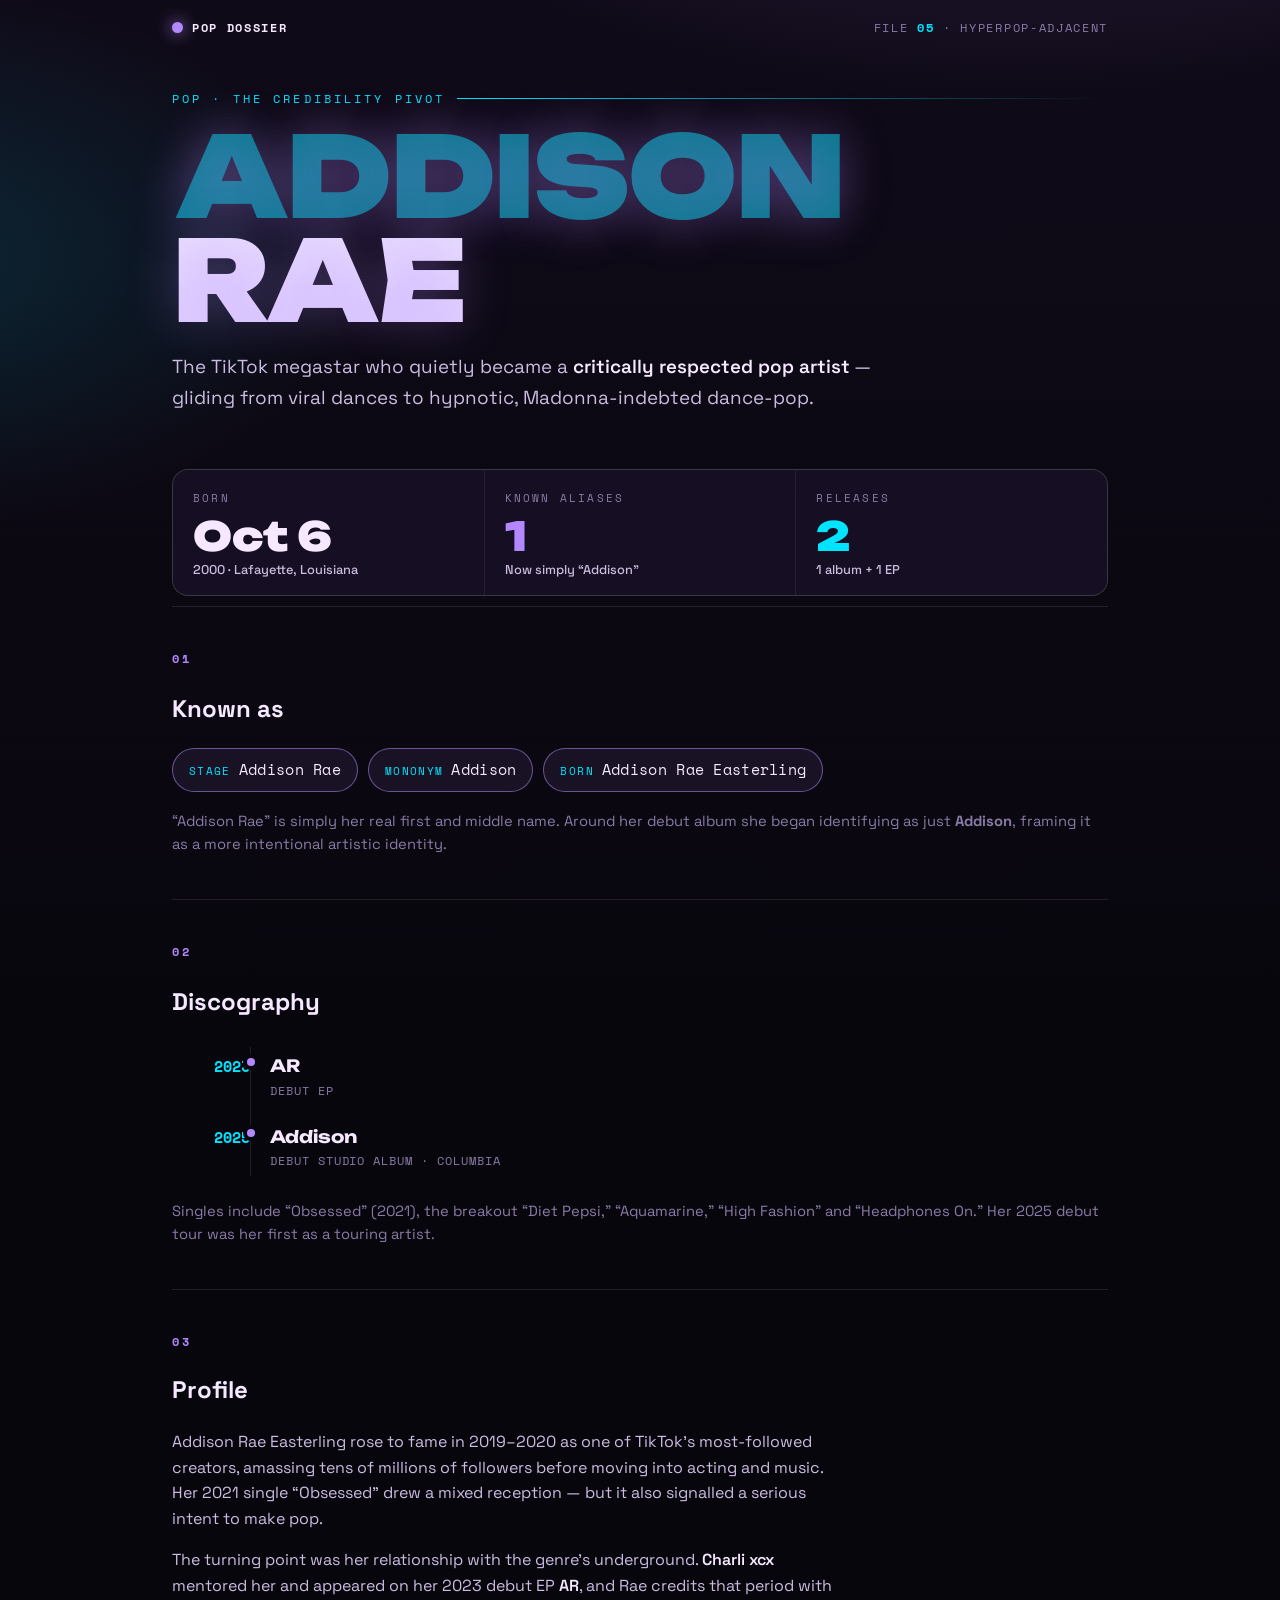
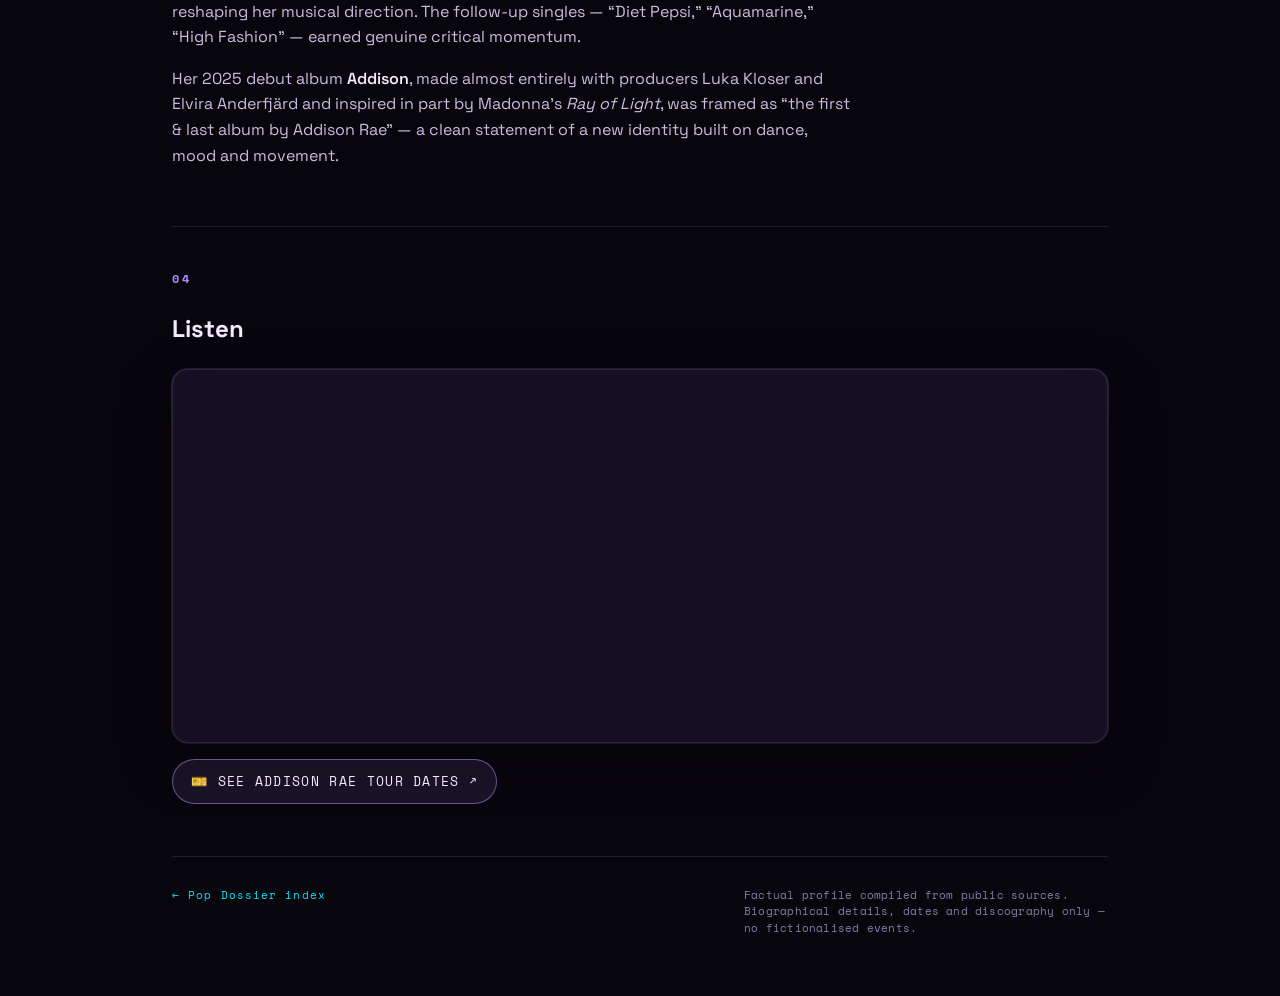
<file: artists/addison-rae.html>
<!DOCTYPE html>
<html lang="en">
<head>
<meta charset="UTF-8">
<meta name="viewport" content="width=device-width, initial-scale=1">
<title>Addison Rae · Pop Dossier</title>
<link rel="preconnect" href="https://fonts.googleapis.com">
<link rel="preconnect" href="https://fonts.gstatic.com" crossorigin>
<link href="https://fonts.googleapis.com/css2?family=Unbounded:wght@400;700;900&family=Space+Grotesk:wght@400;500;700&family=Space+Mono:wght@400;700&display=swap" rel="stylesheet">
<link rel="stylesheet" href="popdossier.css">
</head>
<body data-slug="addison-rae" style="--accent:#B388FF;--accent-2:#00E5FF">

<header class="topbar">
  <a class="wordmark" href="../index.html#artists"><span class="dot"></span>POP DOSSIER</a>
  <span class="file-tag">FILE <b>05</b> · HYPERPOP-ADJACENT</span>
</header>

<main class="wrap">

  <div class="hero">
    <p class="eyebrow">Pop · The credibility pivot</p>
    <h1 class="name"><span class="glitch" data-t="ADDISON">ADDISON</span><br>RAE</h1>
    <p class="tagline">The TikTok megastar who quietly became a <b>critically respected pop artist</b> — gliding from viral dances to hypnotic, Madonna-indebted dance-pop.</p>
  </div>

  <div class="stats">
    <div class="stat"><div class="k">Born</div><div class="v">Oct 6<small>2000 · Lafayette, Louisiana</small></div></div>
    <div class="stat"><div class="k">Known aliases</div><div class="v">1<small>Now simply “Addison”</small></div></div>
    <div class="stat"><div class="k">Releases</div><div class="v">2<small>1 album + 1 EP</small></div></div>
  </div>

  <section>
    <p class="sec-head"><span class="num">01</span><h2>Known as</h2></p>
    <div class="alias-grid">
      <span class="chip"><span class="lbl">Stage</span>Addison Rae</span>
      <span class="chip"><span class="lbl">Mononym</span>Addison</span>
      <span class="chip"><span class="lbl">Born</span>Addison Rae Easterling</span>
    </div>
    <p class="alias-note">“Addison Rae” is simply her real first and middle name. Around her debut album she began identifying as just <b>Addison</b>, framing it as a more intentional artistic identity.</p>
  </section>

  <section>
    <p class="sec-head"><span class="num">02</span><h2>Discography</h2></p>
    <ul class="disco">
      <li class="rel"><span class="yr">2023</span><div><div class="t">AR</div><div class="meta">Debut EP</div></div></li>
      <li class="rel"><span class="yr">2025</span><div><div class="t">Addison</div><div class="meta">Debut studio album · Columbia</div></div></li>
    </ul>
    <p class="alias-note">Singles include “Obsessed” (2021), the breakout “Diet Pepsi,” “Aquamarine,” “High Fashion” and “Headphones On.” Her 2025 debut tour was her first as a touring artist.</p>
  </section>

  <section class="profile">
    <p class="sec-head"><span class="num">03</span><h2>Profile</h2></p>
    <p>Addison Rae Easterling rose to fame in 2019–2020 as one of TikTok's most-followed creators, amassing tens of millions of followers before moving into acting and music. Her 2021 single “Obsessed” drew a mixed reception — but it also signalled a serious intent to make pop.</p>
    <p>The turning point was her relationship with the genre's underground. <b>Charli xcx</b> mentored her and appeared on her 2023 debut EP <b>AR</b>, and Rae credits that period with reshaping her musical direction. The follow-up singles — “Diet Pepsi,” “Aquamarine,” “High Fashion” — earned genuine critical momentum.</p>
    <p>Her 2025 debut album <b>Addison</b>, made almost entirely with producers Luka Kloser and Elvira Anderfjärd and inspired in part by Madonna's <i>Ray of Light</i>, was framed as “the first &amp; last album by Addison Rae” — a clean statement of a new identity built on dance, mood and movement.</p>
  </section>

  
  <section class="listen">
    <p class="sec-head"><span class="num">04</span><h2>Listen</h2></p>
    <div class="embed">
      <iframe id="spembed" src="https://open.spotify.com/embed/artist/4gvjmrtzydbMpyJaXUtwvP?utm_source=generator" loading="lazy" allow="autoplay; clipboard-write; encrypted-media; fullscreen; picture-in-picture"></iframe>
    </div>
    <a class="tourlink" href="https://www.ticketmaster.com/search?q=Addison%20Rae" target="_blank" rel="noopener">🎫  See Addison Rae tour dates ↗</a>
  </section>

  <footer class="foot">
    <span><a class="back" href="../index.html#artists">← Pop Dossier index</a></span>
    <span class="note">Factual profile compiled from public sources. Biographical details, dates and discography only — no fictionalised events.</span>
  </footer>

</main>
  <script src="dossier.js"></script>
</body>
</html>
</file>
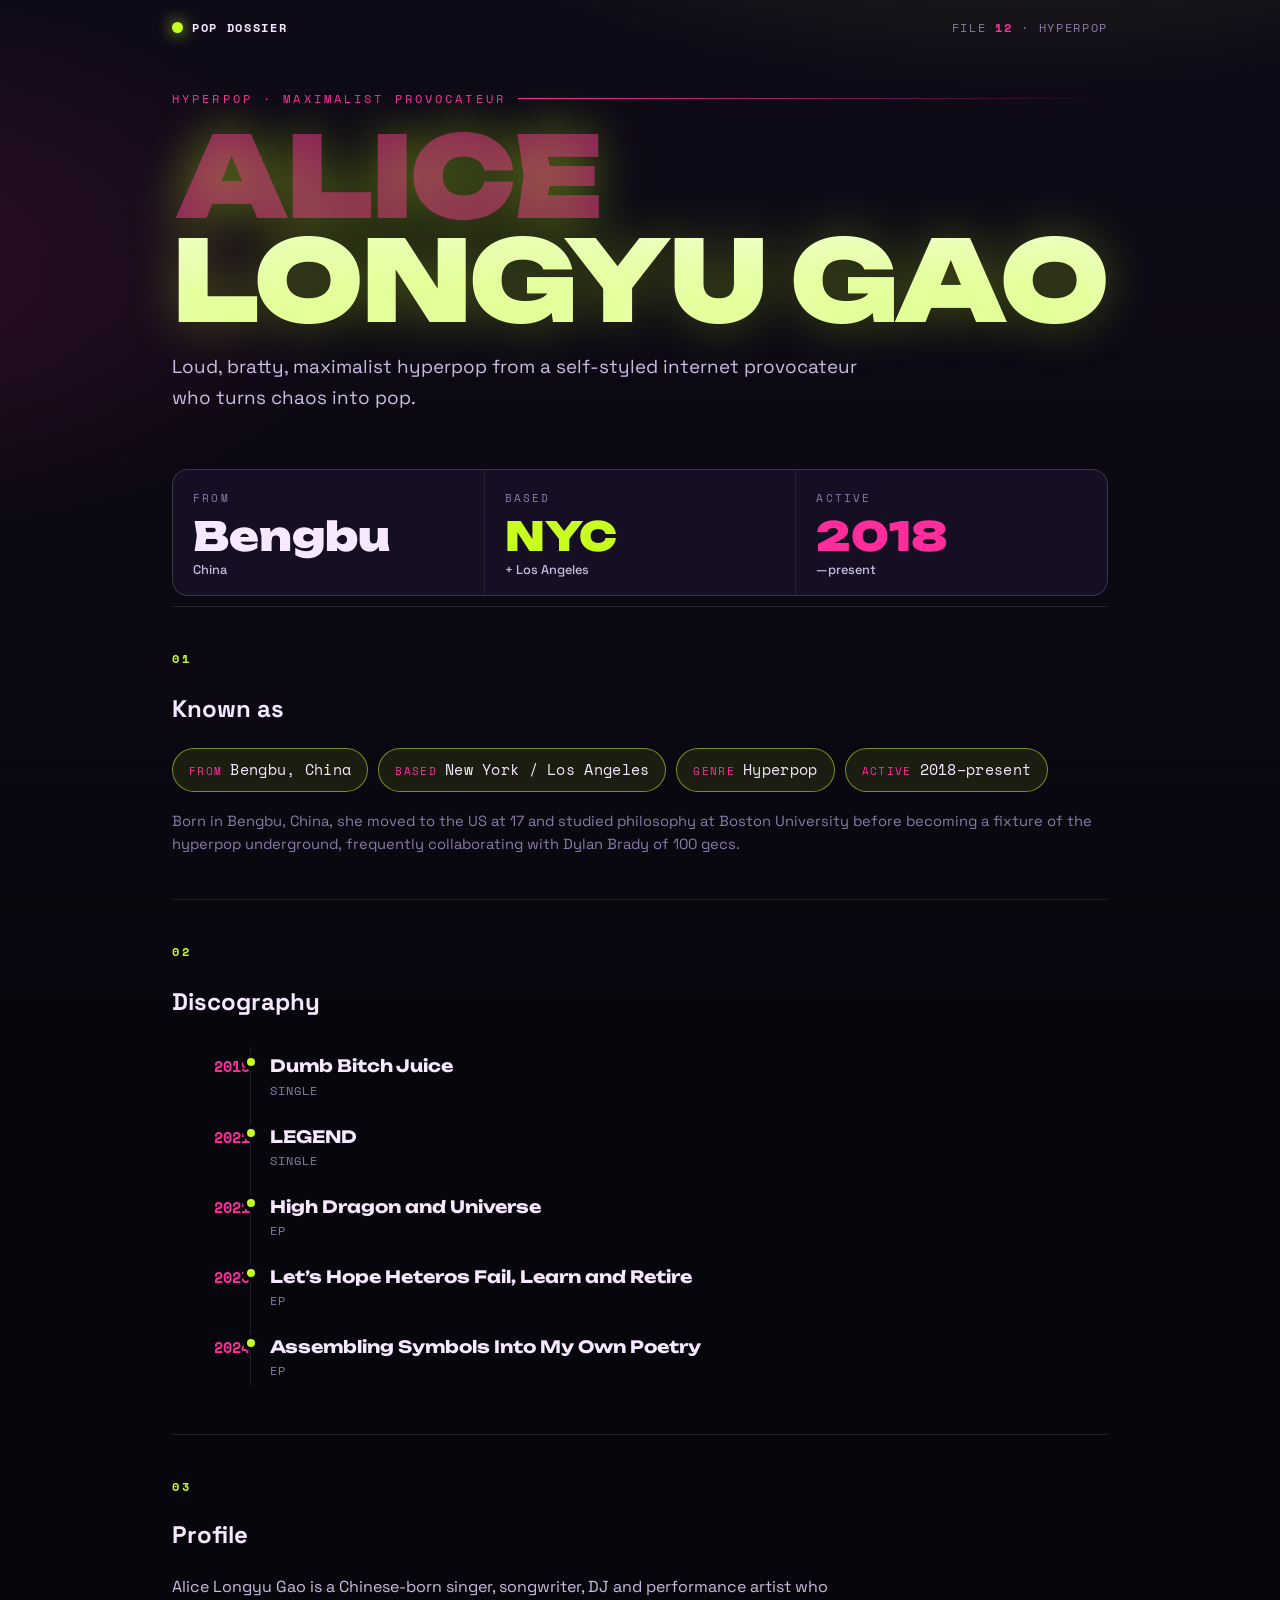
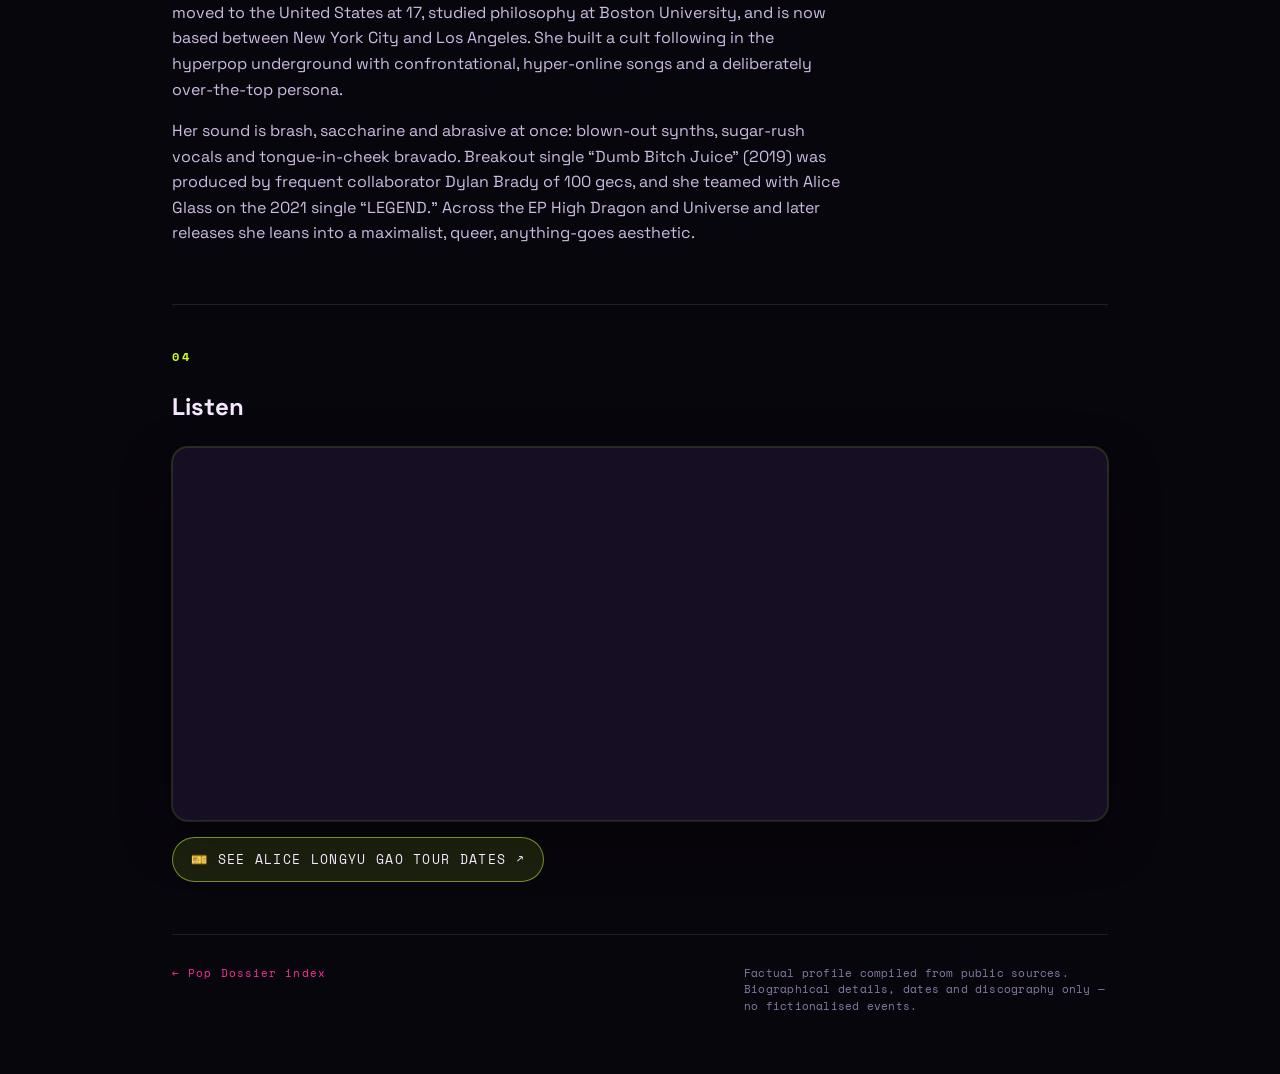
<file: artists/alice-longyu-gao.html>
<!DOCTYPE html>
<html lang="en">
<head>
<meta charset="UTF-8">
<meta name="viewport" content="width=device-width, initial-scale=1">
<title>Alice Longyu Gao · Pop Dossier</title>
<link rel="preconnect" href="https://fonts.googleapis.com">
<link rel="preconnect" href="https://fonts.gstatic.com" crossorigin>
<link href="https://fonts.googleapis.com/css2?family=Unbounded:wght@400;700;900&family=Space+Grotesk:wght@400;500;700&family=Space+Mono:wght@400;700&display=swap" rel="stylesheet">
<link rel="stylesheet" href="popdossier.css">
</head>
<body data-slug="alice-longyu-gao" style="--accent:#C6FF1F;--accent-2:#FF2D9B">

<header class="topbar">
  <a class="wordmark" href="../index.html#artists"><span class="dot"></span>POP DOSSIER</a>
  <span class="file-tag">FILE <b>12</b> · HYPERPOP</span>
</header>

<main class="wrap">

  <div class="hero">
    <p class="eyebrow">Hyperpop · Maximalist provocateur</p>
    <h1 class="name"><span class="glitch" data-t="ALICE">ALICE</span> LONGYU GAO</h1>
    <p class="tagline">Loud, bratty, maximalist hyperpop from a self-styled internet provocateur who turns chaos into pop.</p>
  </div>

  <div class="stats">
    <div class="stat"><div class="k">From</div><div class="v">Bengbu<small>China</small></div></div>
    <div class="stat"><div class="k">Based</div><div class="v">NYC<small>+ Los Angeles</small></div></div>
    <div class="stat"><div class="k">Active</div><div class="v">2018<small>—present</small></div></div>
  </div>

  <section>
    <p class="sec-head"><span class="num">01</span><h2>Known as</h2></p>
    <div class="alias-grid">
      <span class="chip"><span class="lbl">From</span>Bengbu, China</span>
      <span class="chip"><span class="lbl">Based</span>New York / Los Angeles</span>
      <span class="chip"><span class="lbl">Genre</span>Hyperpop</span>
      <span class="chip"><span class="lbl">Active</span>2018–present</span>
    </div>
    <p class="alias-note">Born in Bengbu, China, she moved to the US at 17 and studied philosophy at Boston University before becoming a fixture of the hyperpop underground, frequently collaborating with Dylan Brady of 100 gecs.</p>
  </section>

  <section>
    <p class="sec-head"><span class="num">02</span><h2>Discography</h2></p>
    <ul class="disco">
      <li class="rel"><span class="yr">2019</span><div><div class="t">Dumb Bitch Juice</div><div class="meta">Single</div></div></li>
      <li class="rel"><span class="yr">2021</span><div><div class="t">LEGEND</div><div class="meta">Single</div></div></li>
      <li class="rel"><span class="yr">2021</span><div><div class="t">High Dragon and Universe</div><div class="meta">EP</div></div></li>
      <li class="rel"><span class="yr">2023</span><div><div class="t">Let’s Hope Heteros Fail, Learn and Retire</div><div class="meta">EP</div></div></li>
      <li class="rel"><span class="yr">2024</span><div><div class="t">Assembling Symbols Into My Own Poetry</div><div class="meta">EP</div></div></li>
    </ul>
  </section>

  <section class="profile">
    <p class="sec-head"><span class="num">03</span><h2>Profile</h2></p>
    <p>Alice Longyu Gao is a Chinese-born singer, songwriter, DJ and performance artist who moved to the United States at 17, studied philosophy at Boston University, and is now based between New York City and Los Angeles. She built a cult following in the hyperpop underground with confrontational, hyper-online songs and a deliberately over-the-top persona.</p>
    <p>Her sound is brash, saccharine and abrasive at once: blown-out synths, sugar-rush vocals and tongue-in-cheek bravado. Breakout single “Dumb Bitch Juice” (2019) was produced by frequent collaborator Dylan Brady of 100 gecs, and she teamed with Alice Glass on the 2021 single “LEGEND.” Across the EP High Dragon and Universe and later releases she leans into a maximalist, queer, anything-goes aesthetic.</p>
  </section>

  <section class="listen">
    <p class="sec-head"><span class="num">04</span><h2>Listen</h2></p>
    <div class="embed">
      <iframe id="spembed" src="https://open.spotify.com/embed/artist/5HvKzBgj4yphQfBJjBJrhL?utm_source=generator" loading="lazy" allow="autoplay; clipboard-write; encrypted-media; fullscreen; picture-in-picture"></iframe>
    </div>
    <a class="tourlink" href="https://www.ticketmaster.com/search?q=Alice%20Longyu%20Gao" target="_blank" rel="noopener">🎫  See Alice Longyu Gao tour dates ↗</a>
  </section>

  <footer class="foot">
    <span><a class="back" href="../index.html#artists">← Pop Dossier index</a></span>
    <span class="note">Factual profile compiled from public sources. Biographical details, dates and discography only — no fictionalised events.</span>
  </footer>

</main>
  <script src="dossier.js"></script>
</body>
</html>
</file>
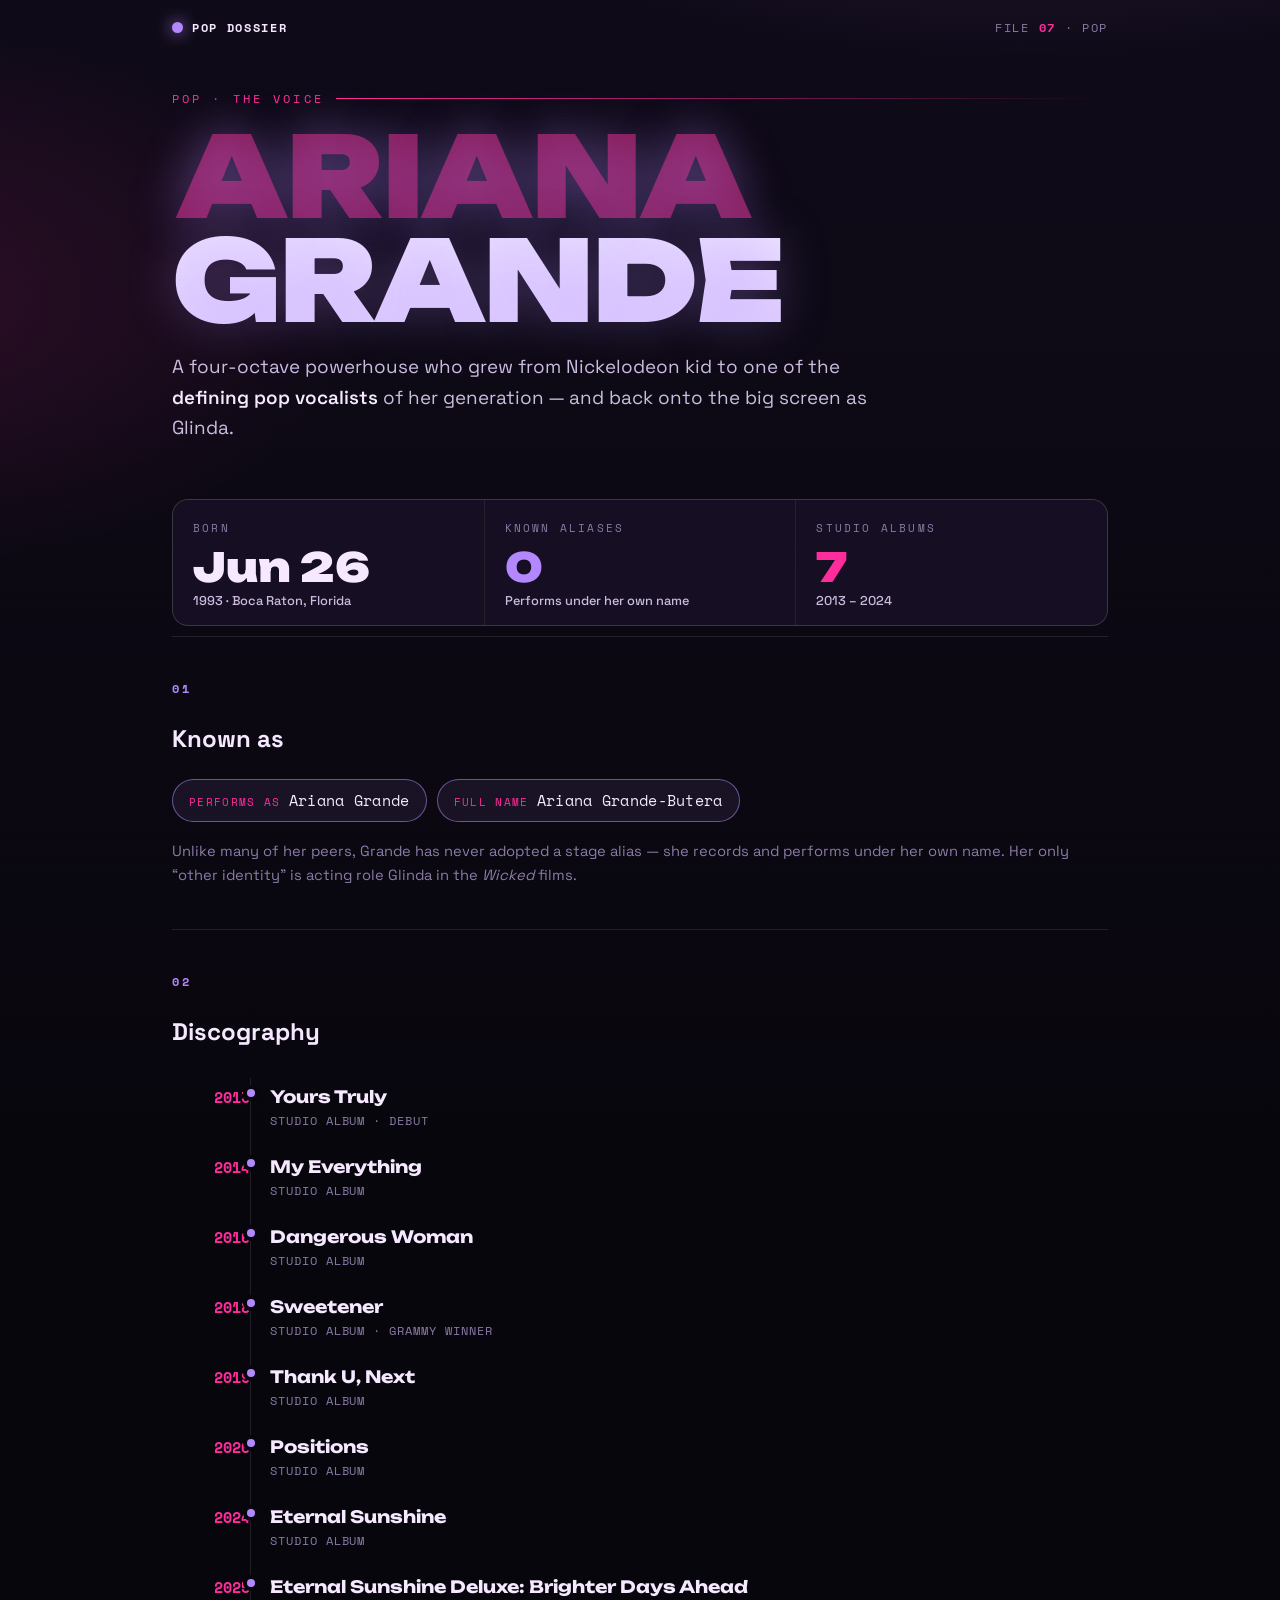
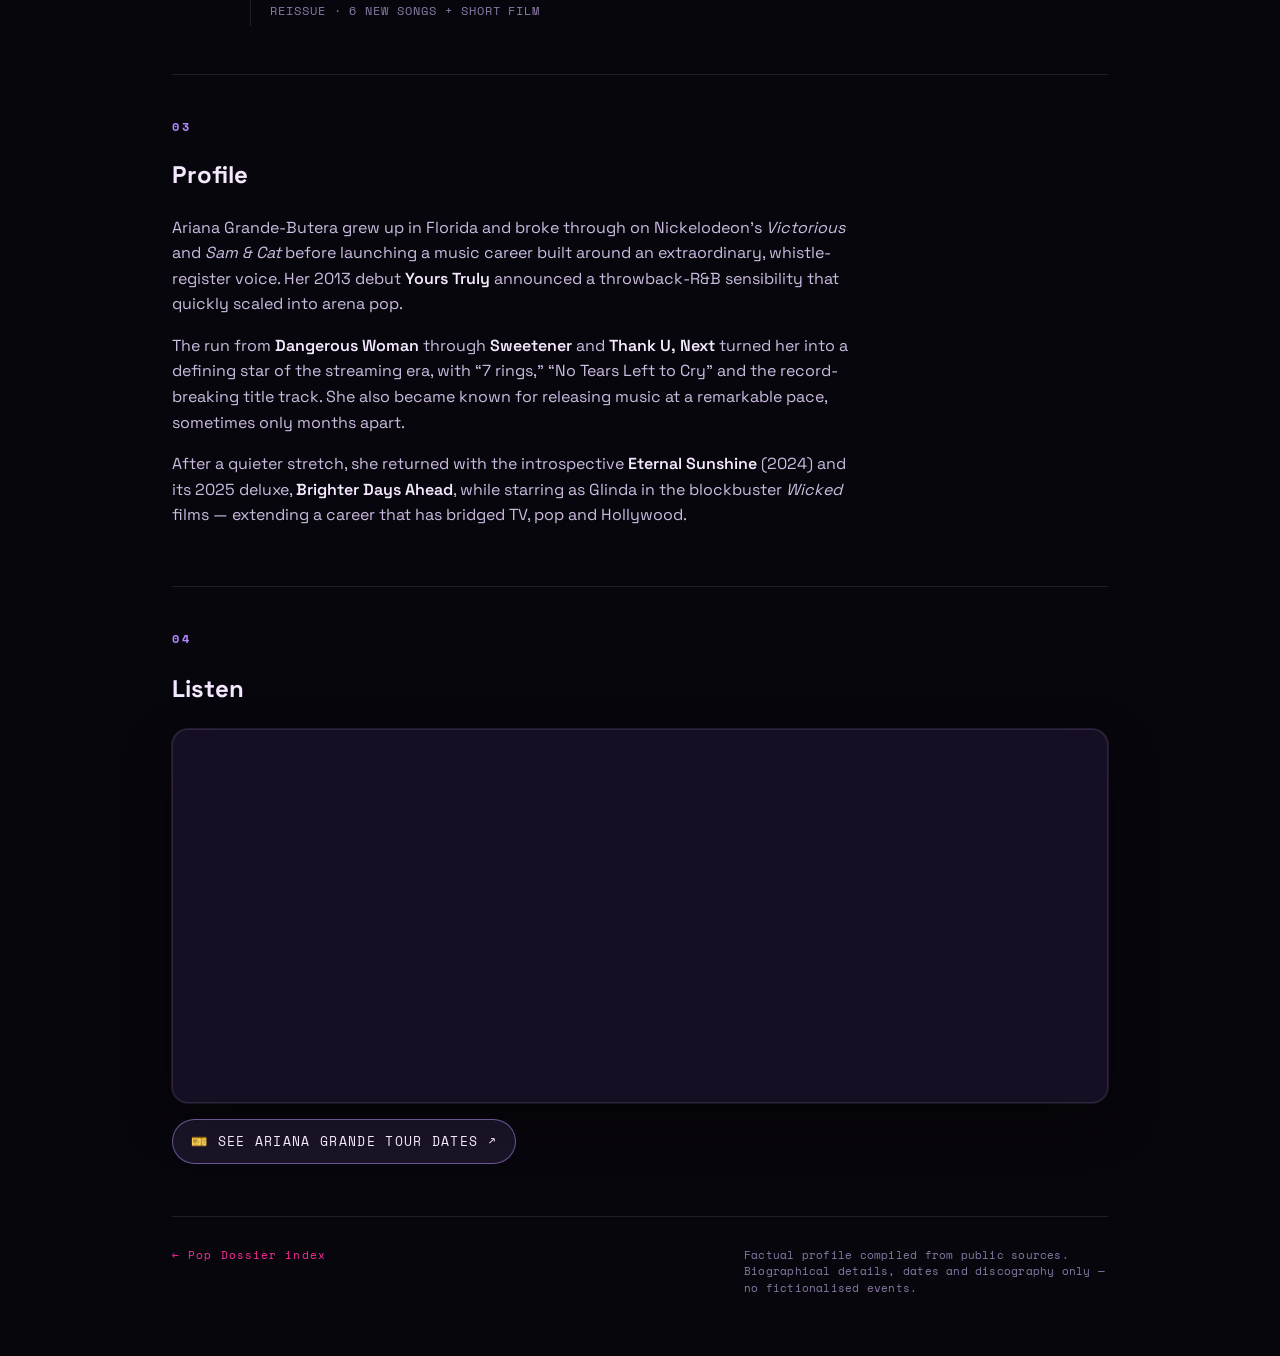
<file: artists/ariana-grande.html>
<!DOCTYPE html>
<html lang="en">
<head>
<meta charset="UTF-8">
<meta name="viewport" content="width=device-width, initial-scale=1">
<title>Ariana Grande · Pop Dossier</title>
<link rel="preconnect" href="https://fonts.googleapis.com">
<link rel="preconnect" href="https://fonts.gstatic.com" crossorigin>
<link href="https://fonts.googleapis.com/css2?family=Unbounded:wght@400;700;900&family=Space+Grotesk:wght@400;500;700&family=Space+Mono:wght@400;700&display=swap" rel="stylesheet">
<link rel="stylesheet" href="popdossier.css">
</head>
<body data-slug="ariana-grande" style="--accent:#B388FF;--accent-2:#FF2D9B">

<header class="topbar">
  <a class="wordmark" href="../index.html#artists"><span class="dot"></span>POP DOSSIER</a>
  <span class="file-tag">FILE <b>07</b> · POP</span>
</header>

<main class="wrap">

  <div class="hero">
    <p class="eyebrow">Pop · The voice</p>
    <h1 class="name"><span class="glitch" data-t="ARIANA">ARIANA</span><br>GRANDE</h1>
    <p class="tagline">A four-octave powerhouse who grew from Nickelodeon kid to one of the <b>defining pop vocalists</b> of her generation — and back onto the big screen as Glinda.</p>
  </div>

  <div class="stats">
    <div class="stat"><div class="k">Born</div><div class="v">Jun 26<small>1993 · Boca Raton, Florida</small></div></div>
    <div class="stat"><div class="k">Known aliases</div><div class="v">0<small>Performs under her own name</small></div></div>
    <div class="stat"><div class="k">Studio albums</div><div class="v">7<small>2013 – 2024</small></div></div>
  </div>

  <section>
    <p class="sec-head"><span class="num">01</span><h2>Known as</h2></p>
    <div class="alias-grid">
      <span class="chip"><span class="lbl">Performs as</span>Ariana Grande</span>
      <span class="chip"><span class="lbl">Full name</span>Ariana Grande-Butera</span>
    </div>
    <p class="alias-note">Unlike many of her peers, Grande has never adopted a stage alias — she records and performs under her own name. Her only “other identity” is acting role Glinda in the <i>Wicked</i> films.</p>
  </section>

  <section>
    <p class="sec-head"><span class="num">02</span><h2>Discography</h2></p>
    <ul class="disco">
      <li class="rel"><span class="yr">2013</span><div><div class="t">Yours Truly</div><div class="meta">Studio album · debut</div></div></li>
      <li class="rel"><span class="yr">2014</span><div><div class="t">My Everything</div><div class="meta">Studio album</div></div></li>
      <li class="rel"><span class="yr">2016</span><div><div class="t">Dangerous Woman</div><div class="meta">Studio album</div></div></li>
      <li class="rel"><span class="yr">2018</span><div><div class="t">Sweetener</div><div class="meta">Studio album · Grammy winner</div></div></li>
      <li class="rel"><span class="yr">2019</span><div><div class="t">Thank U, Next</div><div class="meta">Studio album</div></div></li>
      <li class="rel"><span class="yr">2020</span><div><div class="t">Positions</div><div class="meta">Studio album</div></div></li>
      <li class="rel"><span class="yr">2024</span><div><div class="t">Eternal Sunshine</div><div class="meta">Studio album</div></div></li>
      <li class="rel"><span class="yr">2025</span><div><div class="t">Eternal Sunshine Deluxe: Brighter Days Ahead</div><div class="meta">Reissue · 6 new songs + short film</div></div></li>
    </ul>
  </section>

  <section class="profile">
    <p class="sec-head"><span class="num">03</span><h2>Profile</h2></p>
    <p>Ariana Grande-Butera grew up in Florida and broke through on Nickelodeon's <i>Victorious</i> and <i>Sam &amp; Cat</i> before launching a music career built around an extraordinary, whistle-register voice. Her 2013 debut <b>Yours Truly</b> announced a throwback-R&amp;B sensibility that quickly scaled into arena pop.</p>
    <p>The run from <b>Dangerous Woman</b> through <b>Sweetener</b> and <b>Thank U, Next</b> turned her into a defining star of the streaming era, with “7 rings,” “No Tears Left to Cry” and the record-breaking title track. She also became known for releasing music at a remarkable pace, sometimes only months apart.</p>
    <p>After a quieter stretch, she returned with the introspective <b>Eternal Sunshine</b> (2024) and its 2025 deluxe, <b>Brighter Days Ahead</b>, while starring as Glinda in the blockbuster <i>Wicked</i> films — extending a career that has bridged TV, pop and Hollywood.</p>
  </section>

  
  <section class="listen">
    <p class="sec-head"><span class="num">04</span><h2>Listen</h2></p>
    <div class="embed">
      <iframe id="spembed" src="https://open.spotify.com/embed/artist/66CXWjxzNUsdJxJ2JdwvnR?utm_source=generator" loading="lazy" allow="autoplay; clipboard-write; encrypted-media; fullscreen; picture-in-picture"></iframe>
    </div>
    <a class="tourlink" href="https://www.ticketmaster.com/search?q=Ariana%20Grande" target="_blank" rel="noopener">🎫  See Ariana Grande tour dates ↗</a>
  </section>

  <footer class="foot">
    <span><a class="back" href="../index.html#artists">← Pop Dossier index</a></span>
    <span class="note">Factual profile compiled from public sources. Biographical details, dates and discography only — no fictionalised events.</span>
  </footer>

</main>
  <script src="dossier.js"></script>
</body>
</html>
</file>
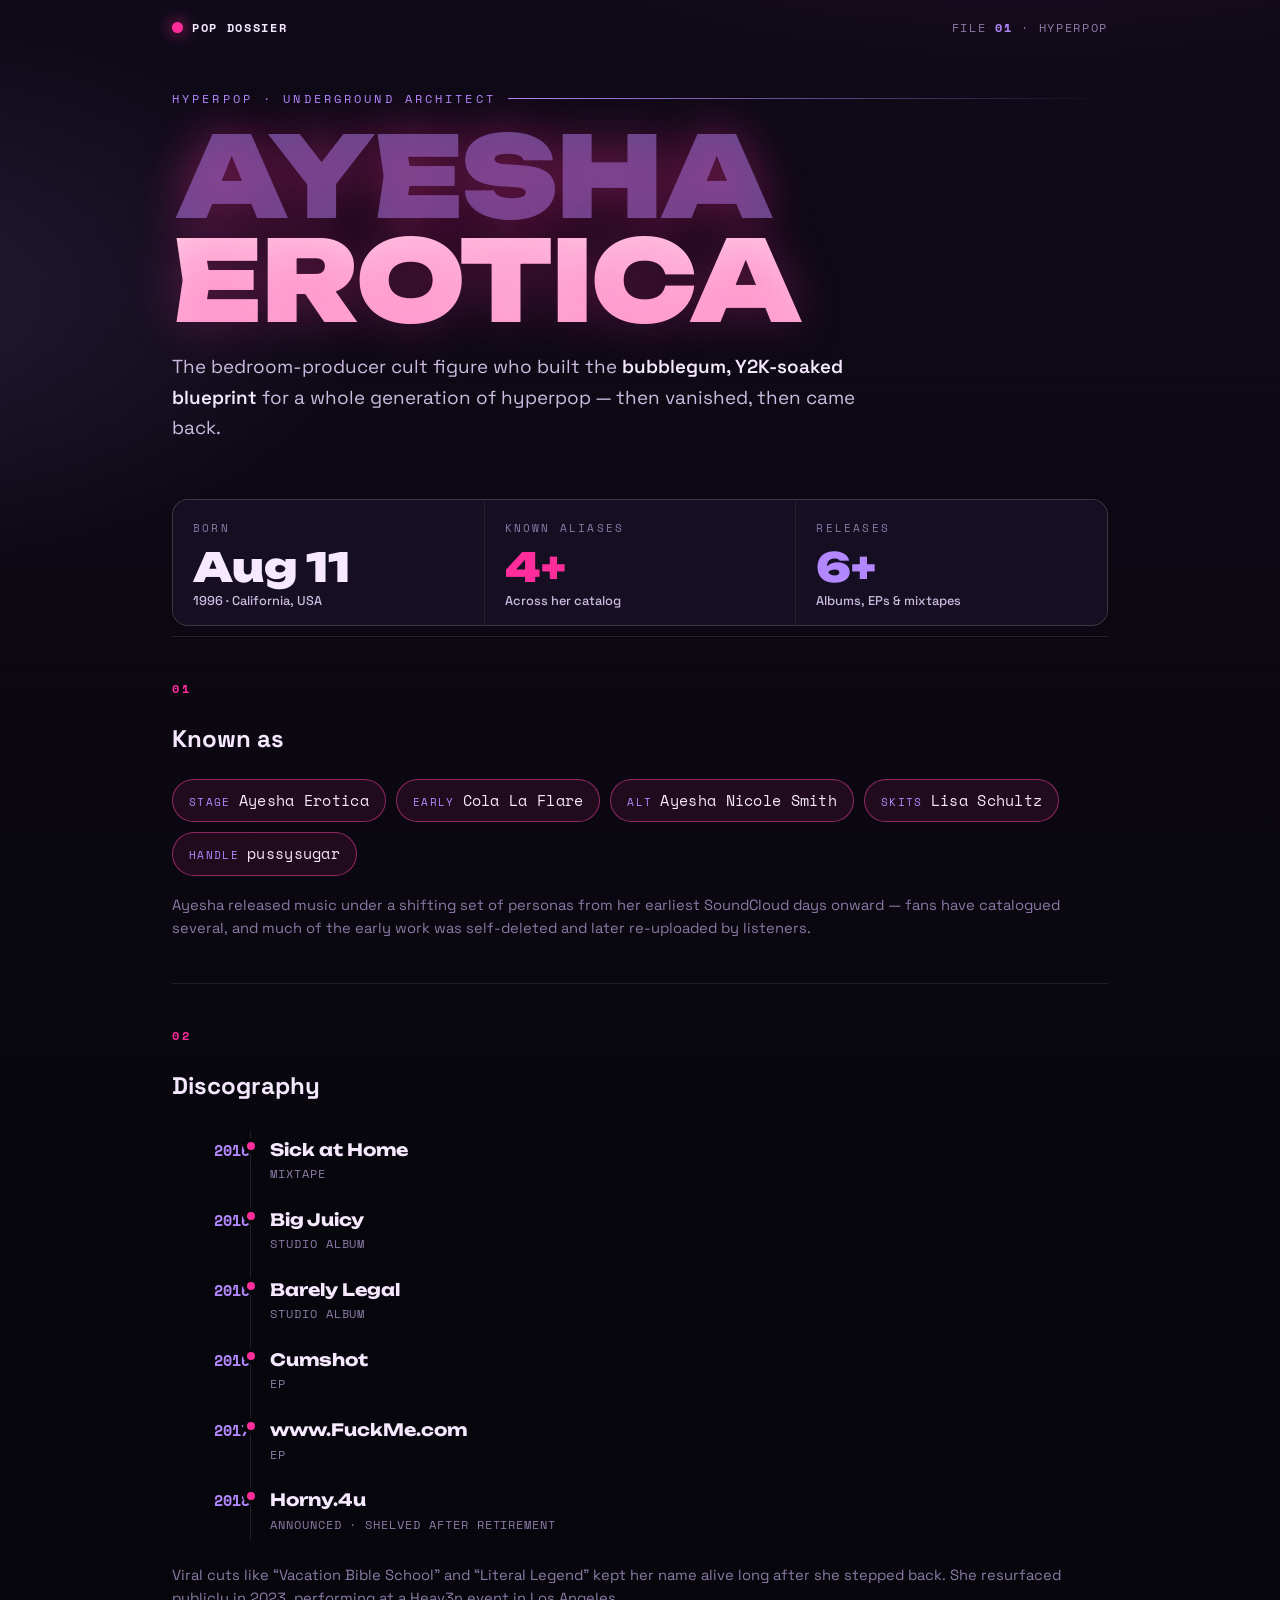
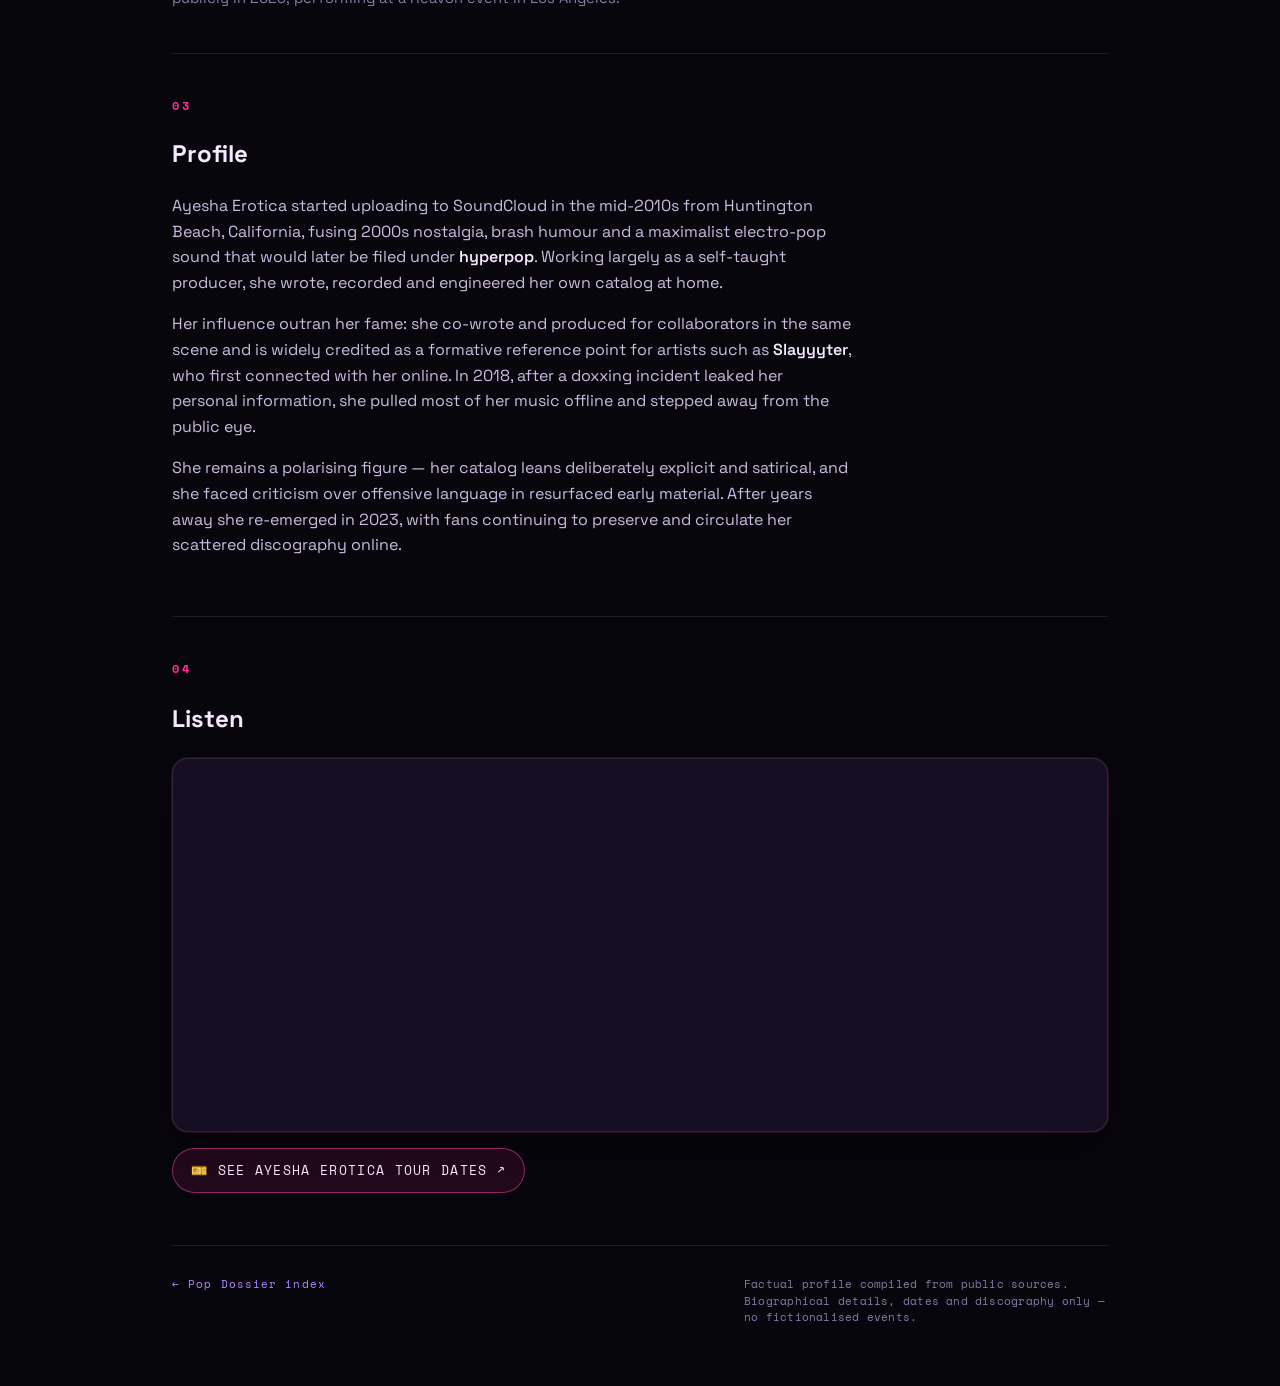
<file: artists/ayesha-erotica.html>
<!DOCTYPE html>
<html lang="en">
<head>
<meta charset="UTF-8">
<meta name="viewport" content="width=device-width, initial-scale=1">
<title>Ayesha Erotica · Pop Dossier</title>
<link rel="preconnect" href="https://fonts.googleapis.com">
<link rel="preconnect" href="https://fonts.gstatic.com" crossorigin>
<link href="https://fonts.googleapis.com/css2?family=Unbounded:wght@400;700;900&family=Space+Grotesk:wght@400;500;700&family=Space+Mono:wght@400;700&display=swap" rel="stylesheet">
<link rel="stylesheet" href="popdossier.css">
</head>
<body data-slug="ayesha-erotica" style="--accent:#FF2D9B;--accent-2:#B388FF">

<header class="topbar">
  <a class="wordmark" href="../index.html#artists"><span class="dot"></span>POP DOSSIER</a>
  <span class="file-tag">FILE <b>01</b> · HYPERPOP</span>
</header>

<main class="wrap">

  <div class="hero">
    <p class="eyebrow">Hyperpop · Underground architect</p>
    <h1 class="name"><span class="glitch" data-t="AYESHA">AYESHA</span><br>EROTICA</h1>
    <p class="tagline">The bedroom-producer cult figure who built the <b>bubblegum, Y2K-soaked blueprint</b> for a whole generation of hyperpop — then vanished, then came back.</p>
  </div>

  <div class="stats">
    <div class="stat"><div class="k">Born</div><div class="v">Aug 11<small>1996 · California, USA</small></div></div>
    <div class="stat"><div class="k">Known aliases</div><div class="v">4+<small>Across her catalog</small></div></div>
    <div class="stat"><div class="k">Releases</div><div class="v">6+<small>Albums, EPs &amp; mixtapes</small></div></div>
  </div>

  <section>
    <p class="sec-head"><span class="num">01</span><h2>Known as</h2></p>
    <div class="alias-grid">
      <span class="chip"><span class="lbl">Stage</span>Ayesha Erotica</span>
      <span class="chip"><span class="lbl">Early</span>Cola La Flare</span>
      <span class="chip"><span class="lbl">Alt</span>Ayesha Nicole Smith</span>
      <span class="chip"><span class="lbl">Skits</span>Lisa Schultz</span>
      <span class="chip"><span class="lbl">Handle</span>pussysugar</span>
    </div>
    <p class="alias-note">Ayesha released music under a shifting set of personas from her earliest SoundCloud days onward — fans have catalogued several, and much of the early work was self-deleted and later re-uploaded by listeners.</p>
  </section>

  <section>
    <p class="sec-head"><span class="num">02</span><h2>Discography</h2></p>
    <ul class="disco">
      <li class="rel"><span class="yr">2016</span><div><div class="t">Sick at Home</div><div class="meta">Mixtape</div></div></li>
      <li class="rel"><span class="yr">2016</span><div><div class="t">Big Juicy</div><div class="meta">Studio album</div></div></li>
      <li class="rel"><span class="yr">2016</span><div><div class="t">Barely Legal</div><div class="meta">Studio album</div></div></li>
      <li class="rel"><span class="yr">2016</span><div><div class="t">Cumshot</div><div class="meta">EP</div></div></li>
      <li class="rel"><span class="yr">2017</span><div><div class="t">www.FuckMe.com</div><div class="meta">EP</div></div></li>
      <li class="rel"><span class="yr">2018</span><div><div class="t">Horny.4u</div><div class="meta">Announced · shelved after retirement</div></div></li>
    </ul>
    <p class="alias-note">Viral cuts like “Vacation Bible School” and “Literal Legend” kept her name alive long after she stepped back. She resurfaced publicly in 2023, performing at a Heav3n event in Los Angeles.</p>
  </section>

  <section class="profile">
    <p class="sec-head"><span class="num">03</span><h2>Profile</h2></p>
    <p>Ayesha Erotica started uploading to SoundCloud in the mid-2010s from Huntington Beach, California, fusing 2000s nostalgia, brash humour and a maximalist electro-pop sound that would later be filed under <b>hyperpop</b>. Working largely as a self-taught producer, she wrote, recorded and engineered her own catalog at home.</p>
    <p>Her influence outran her fame: she co-wrote and produced for collaborators in the same scene and is widely credited as a formative reference point for artists such as <b>Slayyyter</b>, who first connected with her online. In 2018, after a doxxing incident leaked her personal information, she pulled most of her music offline and stepped away from the public eye.</p>
    <p>She remains a polarising figure — her catalog leans deliberately explicit and satirical, and she faced criticism over offensive language in resurfaced early material. After years away she re-emerged in 2023, with fans continuing to preserve and circulate her scattered discography online.</p>
  </section>

  
  <section class="listen">
    <p class="sec-head"><span class="num">04</span><h2>Listen</h2></p>
    <div class="embed">
      <iframe id="spembed" src="https://open.spotify.com/embed/artist/7M5pDtJpCdnftEQZtczYco?utm_source=generator" loading="lazy" allow="autoplay; clipboard-write; encrypted-media; fullscreen; picture-in-picture"></iframe>
    </div>
    <a class="tourlink" href="https://www.ticketmaster.com/search?q=Ayesha%20Erotica" target="_blank" rel="noopener">🎫  See Ayesha Erotica tour dates ↗</a>
  </section>

  <footer class="foot">
    <span><a class="back" href="../index.html#artists">← Pop Dossier index</a></span>
    <span class="note">Factual profile compiled from public sources. Biographical details, dates and discography only — no fictionalised events.</span>
  </footer>

</main>
  <script src="dossier.js"></script>
</body>
</html>
</file>
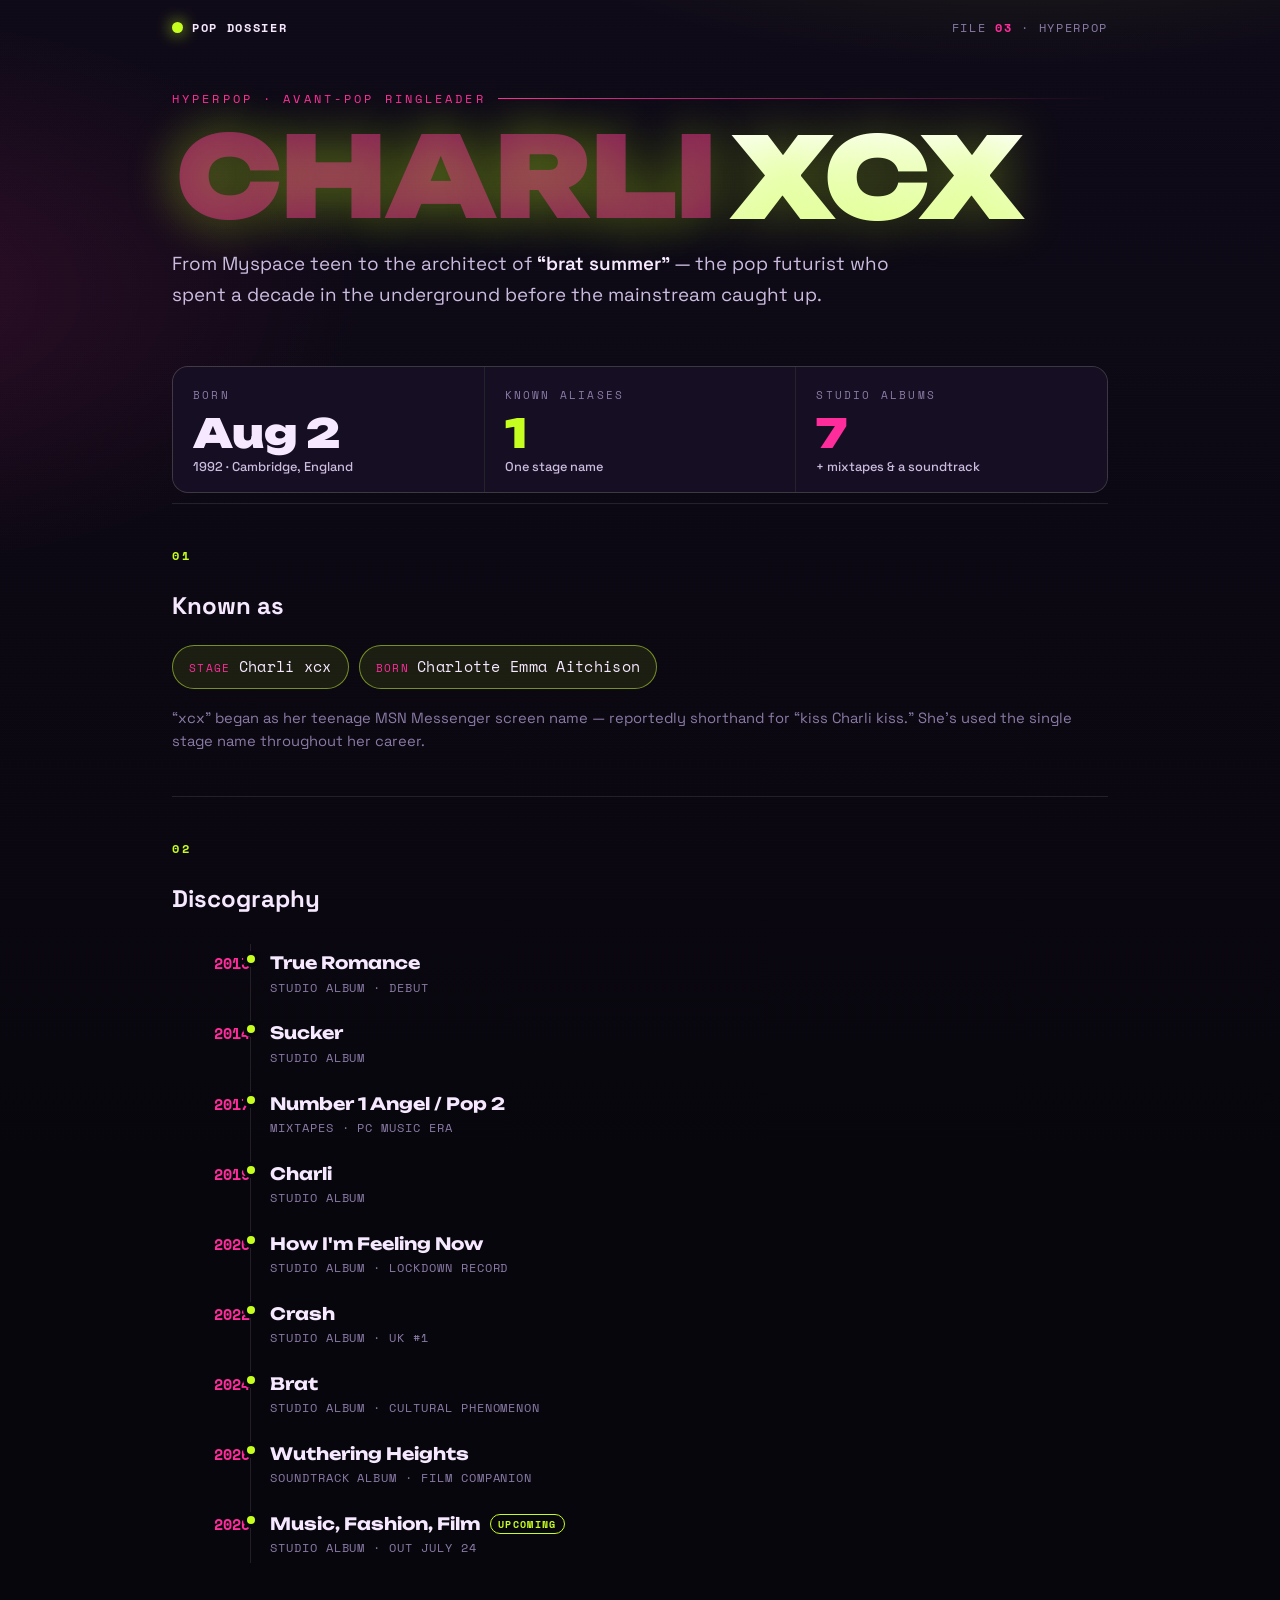
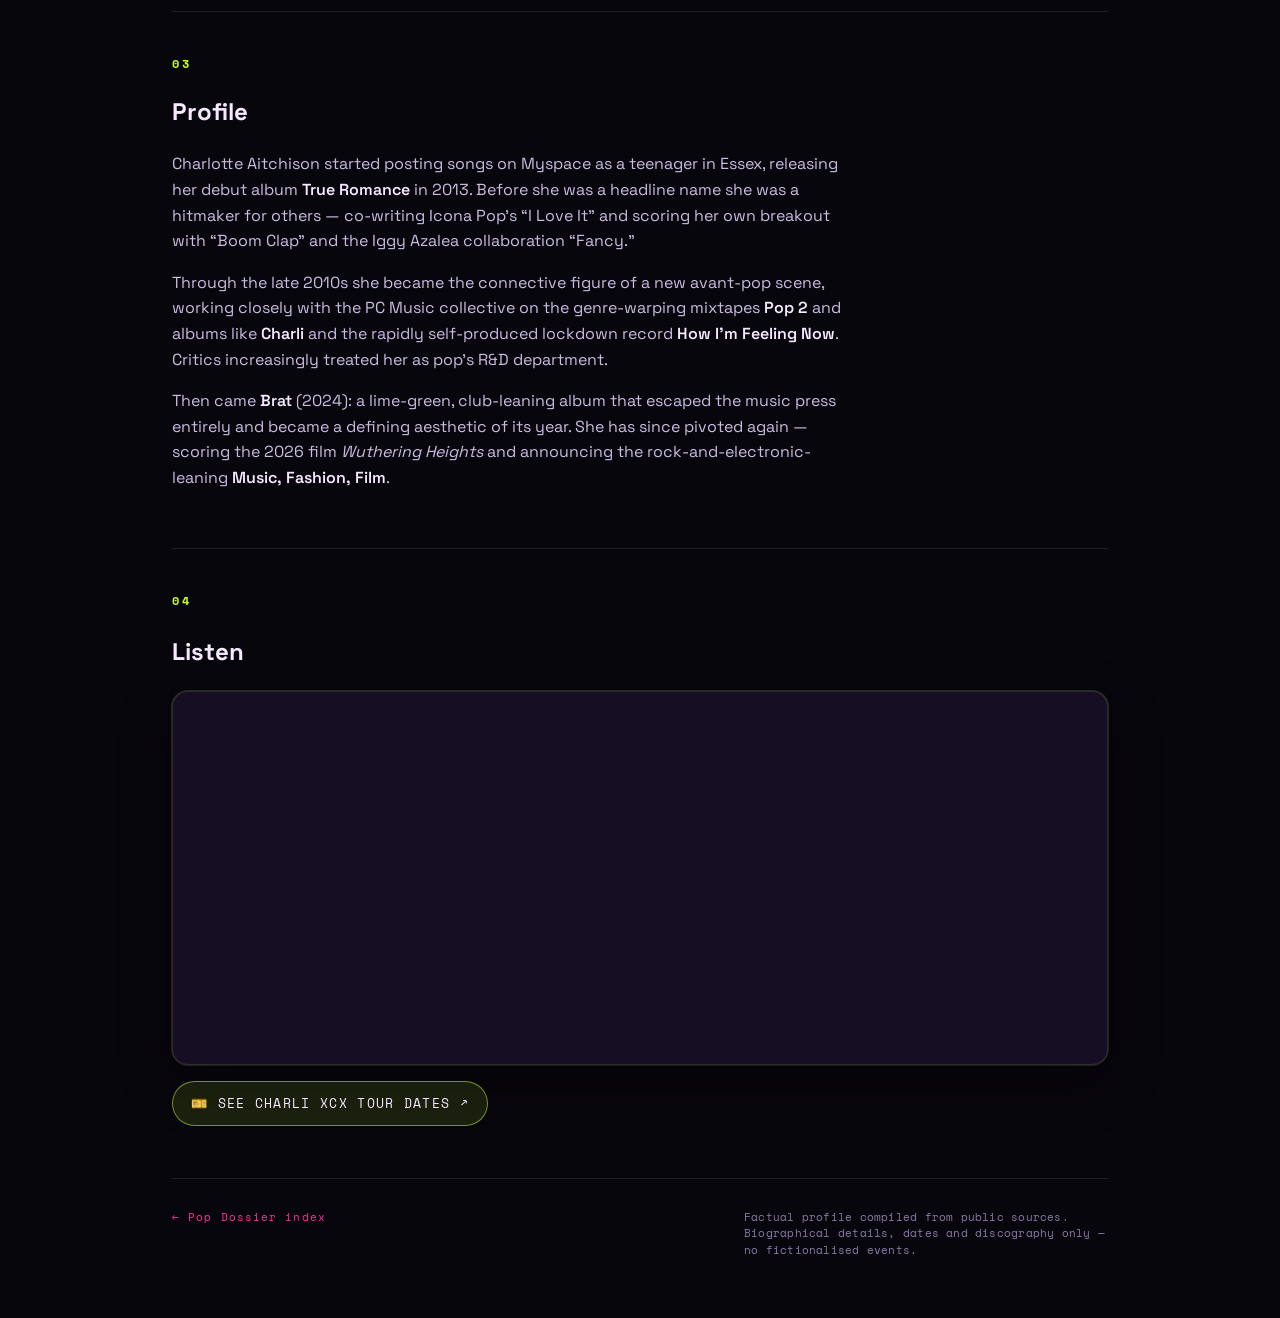
<file: artists/charli-xcx.html>
<!DOCTYPE html>
<html lang="en">
<head>
<meta charset="UTF-8">
<meta name="viewport" content="width=device-width, initial-scale=1">
<title>Charli xcx · Pop Dossier</title>
<link rel="preconnect" href="https://fonts.googleapis.com">
<link rel="preconnect" href="https://fonts.gstatic.com" crossorigin>
<link href="https://fonts.googleapis.com/css2?family=Unbounded:wght@400;700;900&family=Space+Grotesk:wght@400;500;700&family=Space+Mono:wght@400;700&display=swap" rel="stylesheet">
<link rel="stylesheet" href="popdossier.css">
</head>
<body data-slug="charli-xcx" style="--accent:#C6FF1F;--accent-2:#FF2D9B">

<header class="topbar">
  <a class="wordmark" href="../index.html#artists"><span class="dot"></span>POP DOSSIER</a>
  <span class="file-tag">FILE <b>03</b> · HYPERPOP</span>
</header>

<main class="wrap">

  <div class="hero">
    <p class="eyebrow">Hyperpop · Avant-pop ringleader</p>
    <h1 class="name"><span class="glitch" data-t="CHARLI">CHARLI</span> XCX</h1>
    <p class="tagline">From Myspace teen to the architect of <b>“brat summer”</b> — the pop futurist who spent a decade in the underground before the mainstream caught up.</p>
  </div>

  <div class="stats">
    <div class="stat"><div class="k">Born</div><div class="v">Aug 2<small>1992 · Cambridge, England</small></div></div>
    <div class="stat"><div class="k">Known aliases</div><div class="v">1<small>One stage name</small></div></div>
    <div class="stat"><div class="k">Studio albums</div><div class="v">7<small>+ mixtapes &amp; a soundtrack</small></div></div>
  </div>

  <section>
    <p class="sec-head"><span class="num">01</span><h2>Known as</h2></p>
    <div class="alias-grid">
      <span class="chip"><span class="lbl">Stage</span>Charli xcx</span>
      <span class="chip"><span class="lbl">Born</span>Charlotte Emma Aitchison</span>
    </div>
    <p class="alias-note">“xcx” began as her teenage MSN Messenger screen name — reportedly shorthand for “kiss Charli kiss.” She's used the single stage name throughout her career.</p>
  </section>

  <section>
    <p class="sec-head"><span class="num">02</span><h2>Discography</h2></p>
    <ul class="disco">
      <li class="rel"><span class="yr">2013</span><div><div class="t">True Romance</div><div class="meta">Studio album · debut</div></div></li>
      <li class="rel"><span class="yr">2014</span><div><div class="t">Sucker</div><div class="meta">Studio album</div></div></li>
      <li class="rel"><span class="yr">2017</span><div><div class="t">Number 1 Angel / Pop 2</div><div class="meta">Mixtapes · PC Music era</div></div></li>
      <li class="rel"><span class="yr">2019</span><div><div class="t">Charli</div><div class="meta">Studio album</div></div></li>
      <li class="rel"><span class="yr">2020</span><div><div class="t">How I'm Feeling Now</div><div class="meta">Studio album · lockdown record</div></div></li>
      <li class="rel"><span class="yr">2022</span><div><div class="t">Crash</div><div class="meta">Studio album · UK #1</div></div></li>
      <li class="rel"><span class="yr">2024</span><div><div class="t">Brat</div><div class="meta">Studio album · cultural phenomenon</div></div></li>
      <li class="rel"><span class="yr">2026</span><div><div class="t">Wuthering Heights</div><div class="meta">Soundtrack album · film companion</div></div></li>
      <li class="rel up"><span class="yr">2026</span><div><div class="t">Music, Fashion, Film</div><div class="meta">Studio album · out July 24</div></div></li>
    </ul>
  </section>

  <section class="profile">
    <p class="sec-head"><span class="num">03</span><h2>Profile</h2></p>
    <p>Charlotte Aitchison started posting songs on Myspace as a teenager in Essex, releasing her debut album <b>True Romance</b> in 2013. Before she was a headline name she was a hitmaker for others — co-writing Icona Pop's “I Love It” and scoring her own breakout with “Boom Clap” and the Iggy Azalea collaboration “Fancy.”</p>
    <p>Through the late 2010s she became the connective figure of a new avant-pop scene, working closely with the PC Music collective on the genre-warping mixtapes <b>Pop 2</b> and albums like <b>Charli</b> and the rapidly self-produced lockdown record <b>How I'm Feeling Now</b>. Critics increasingly treated her as pop's R&amp;D department.</p>
    <p>Then came <b>Brat</b> (2024): a lime-green, club-leaning album that escaped the music press entirely and became a defining aesthetic of its year. She has since pivoted again — scoring the 2026 film <i>Wuthering Heights</i> and announcing the rock-and-electronic-leaning <b>Music, Fashion, Film</b>.</p>
  </section>

  
  <section class="listen">
    <p class="sec-head"><span class="num">04</span><h2>Listen</h2></p>
    <div class="embed">
      <iframe id="spembed" src="https://open.spotify.com/embed/artist/25uiPmTg16RbhZWAqwLBy5?utm_source=generator" loading="lazy" allow="autoplay; clipboard-write; encrypted-media; fullscreen; picture-in-picture"></iframe>
    </div>
    <a class="tourlink" href="https://www.ticketmaster.com/search?q=Charli%20xcx" target="_blank" rel="noopener">🎫  See Charli xcx tour dates ↗</a>
  </section>

  <footer class="foot">
    <span><a class="back" href="../index.html#artists">← Pop Dossier index</a></span>
    <span class="note">Factual profile compiled from public sources. Biographical details, dates and discography only — no fictionalised events.</span>
  </footer>

</main>
  <script src="dossier.js"></script>
</body>
</html>
</file>
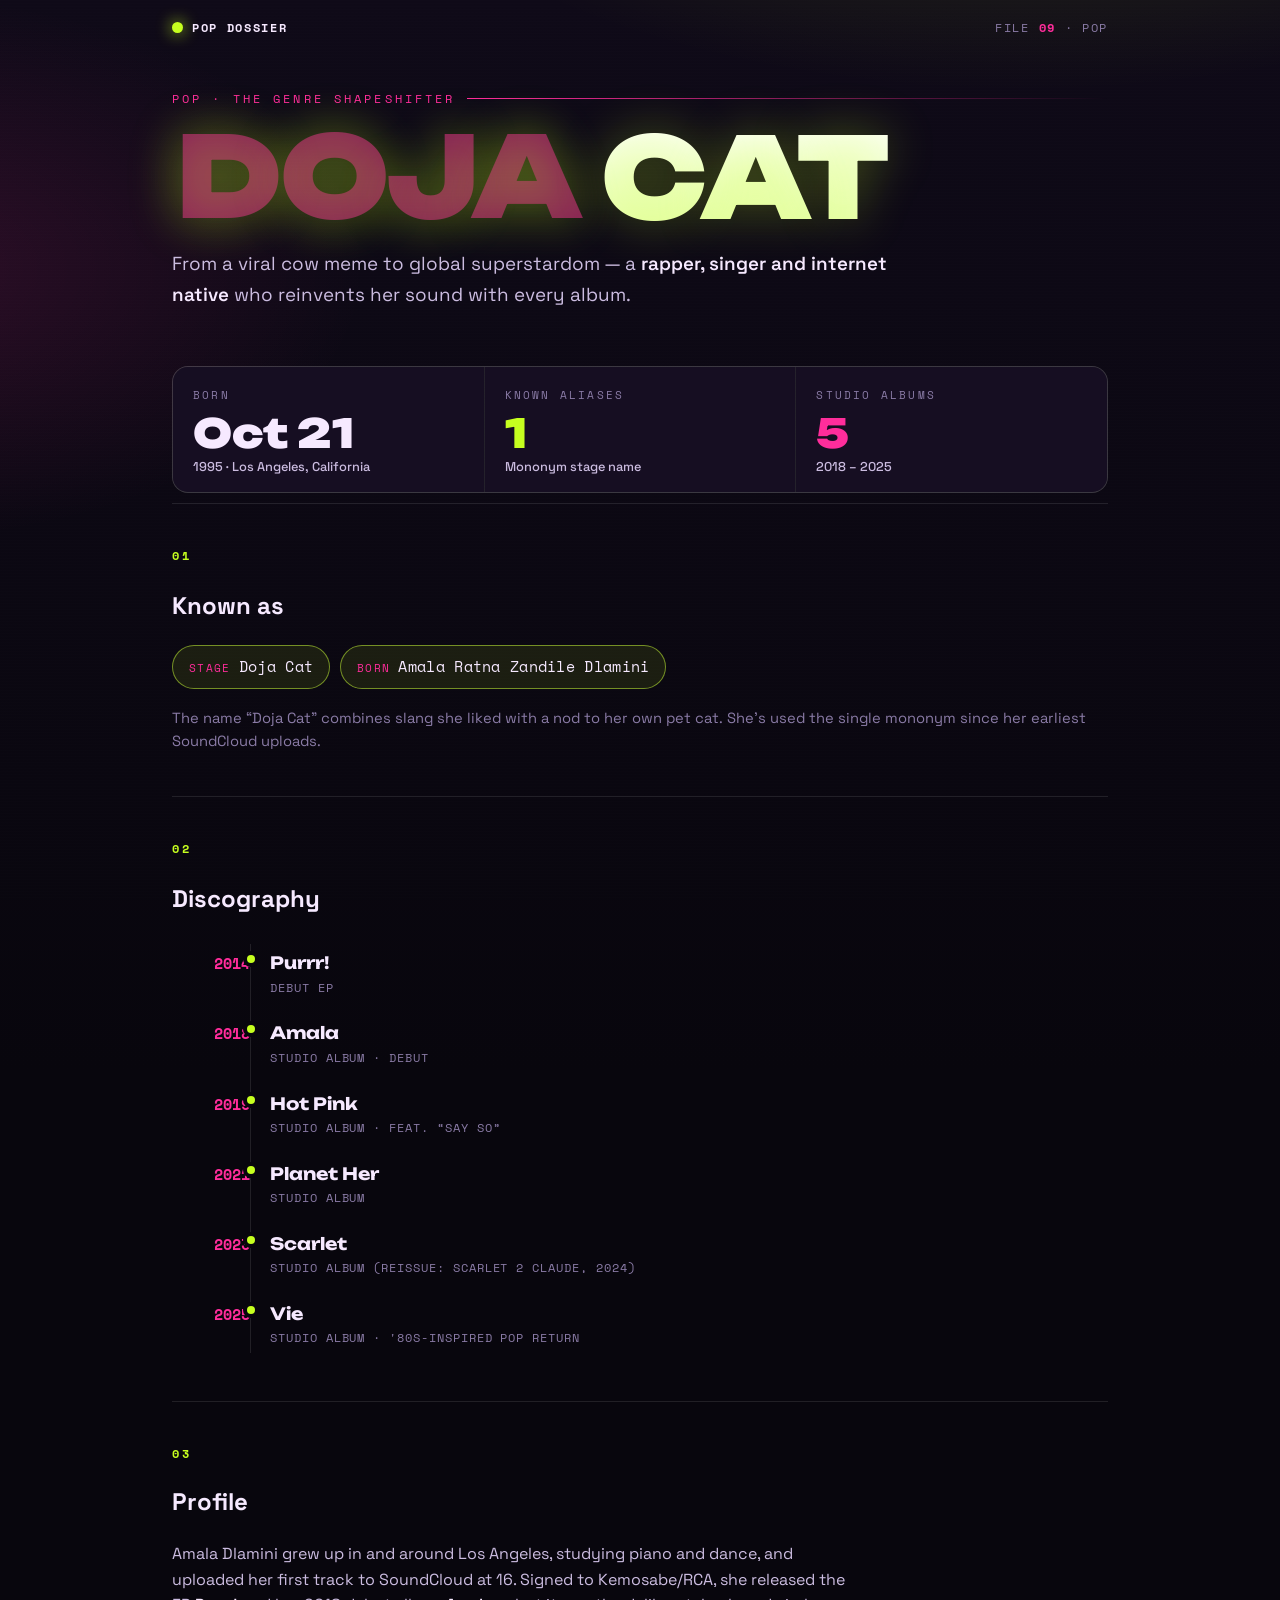
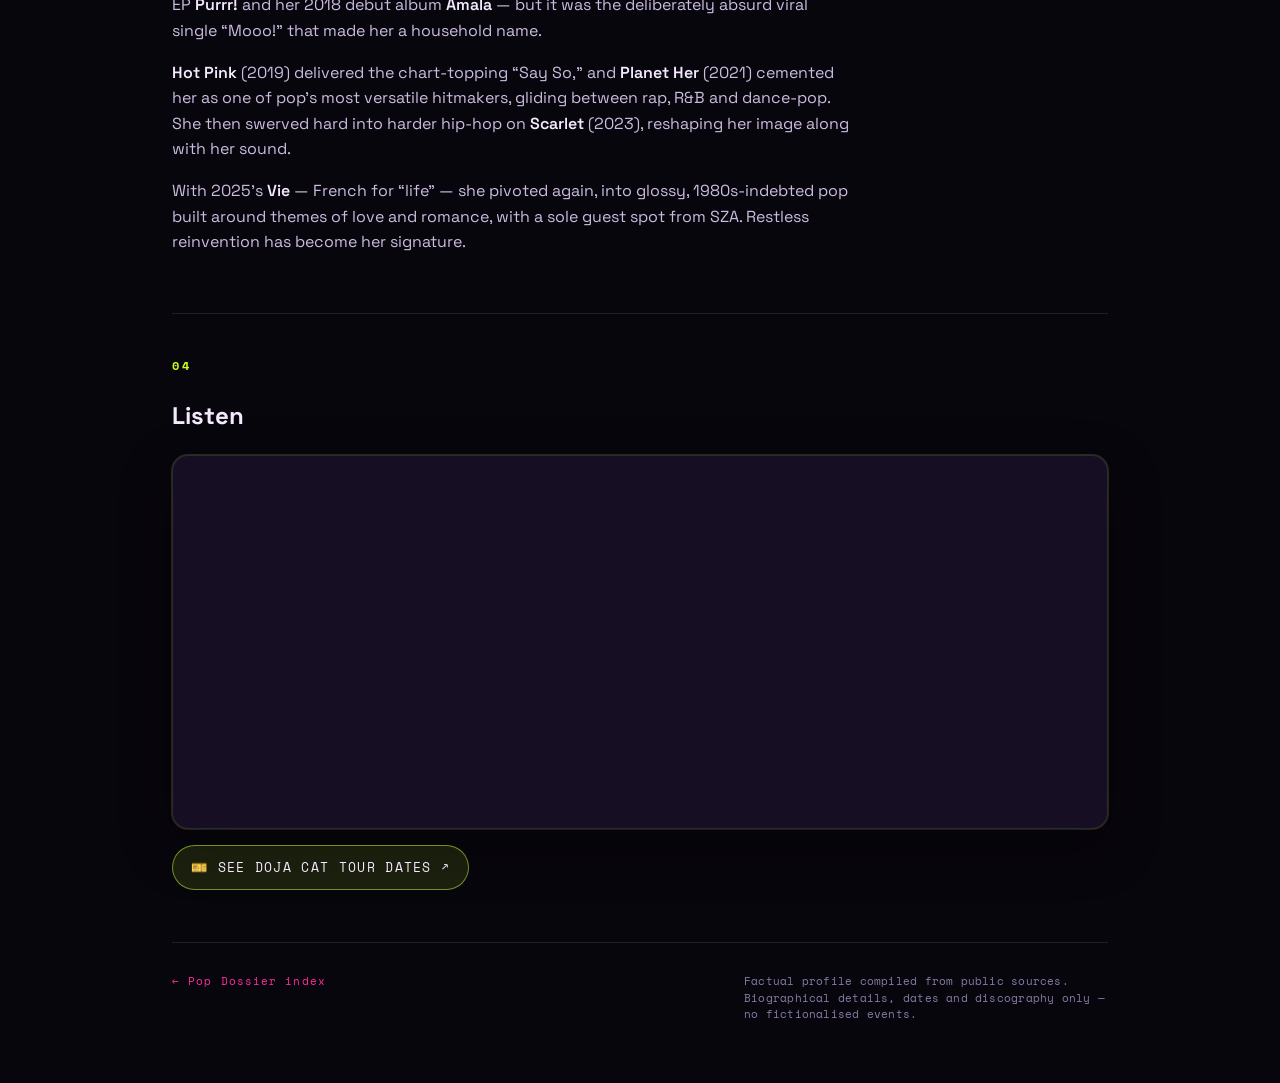
<file: artists/doja-cat.html>
<!DOCTYPE html>
<html lang="en">
<head>
<meta charset="UTF-8">
<meta name="viewport" content="width=device-width, initial-scale=1">
<title>Doja Cat · Pop Dossier</title>
<link rel="preconnect" href="https://fonts.googleapis.com">
<link rel="preconnect" href="https://fonts.gstatic.com" crossorigin>
<link href="https://fonts.googleapis.com/css2?family=Unbounded:wght@400;700;900&family=Space+Grotesk:wght@400;500;700&family=Space+Mono:wght@400;700&display=swap" rel="stylesheet">
<link rel="stylesheet" href="popdossier.css">
</head>
<body data-slug="doja-cat" style="--accent:#C6FF1F;--accent-2:#FF2D9B">

<header class="topbar">
  <a class="wordmark" href="../index.html#artists"><span class="dot"></span>POP DOSSIER</a>
  <span class="file-tag">FILE <b>09</b> · POP</span>
</header>

<main class="wrap">

  <div class="hero">
    <p class="eyebrow">Pop · The genre shapeshifter</p>
    <h1 class="name"><span class="glitch" data-t="DOJA">DOJA</span> CAT</h1>
    <p class="tagline">From a viral cow meme to global superstardom — a <b>rapper, singer and internet native</b> who reinvents her sound with every album.</p>
  </div>

  <div class="stats">
    <div class="stat"><div class="k">Born</div><div class="v">Oct 21<small>1995 · Los Angeles, California</small></div></div>
    <div class="stat"><div class="k">Known aliases</div><div class="v">1<small>Mononym stage name</small></div></div>
    <div class="stat"><div class="k">Studio albums</div><div class="v">5<small>2018 – 2025</small></div></div>
  </div>

  <section>
    <p class="sec-head"><span class="num">01</span><h2>Known as</h2></p>
    <div class="alias-grid">
      <span class="chip"><span class="lbl">Stage</span>Doja Cat</span>
      <span class="chip"><span class="lbl">Born</span>Amala Ratna Zandile Dlamini</span>
    </div>
    <p class="alias-note">The name “Doja Cat” combines slang she liked with a nod to her own pet cat. She's used the single mononym since her earliest SoundCloud uploads.</p>
  </section>

  <section>
    <p class="sec-head"><span class="num">02</span><h2>Discography</h2></p>
    <ul class="disco">
      <li class="rel"><span class="yr">2014</span><div><div class="t">Purrr!</div><div class="meta">Debut EP</div></div></li>
      <li class="rel"><span class="yr">2018</span><div><div class="t">Amala</div><div class="meta">Studio album · debut</div></div></li>
      <li class="rel"><span class="yr">2019</span><div><div class="t">Hot Pink</div><div class="meta">Studio album · feat. “Say So”</div></div></li>
      <li class="rel"><span class="yr">2021</span><div><div class="t">Planet Her</div><div class="meta">Studio album</div></div></li>
      <li class="rel"><span class="yr">2023</span><div><div class="t">Scarlet</div><div class="meta">Studio album (reissue: Scarlet 2 Claude, 2024)</div></div></li>
      <li class="rel"><span class="yr">2025</span><div><div class="t">Vie</div><div class="meta">Studio album · '80s-inspired pop return</div></div></li>
    </ul>
  </section>

  <section class="profile">
    <p class="sec-head"><span class="num">03</span><h2>Profile</h2></p>
    <p>Amala Dlamini grew up in and around Los Angeles, studying piano and dance, and uploaded her first track to SoundCloud at 16. Signed to Kemosabe/RCA, she released the EP <b>Purrr!</b> and her 2018 debut album <b>Amala</b> — but it was the deliberately absurd viral single “Mooo!” that made her a household name.</p>
    <p><b>Hot Pink</b> (2019) delivered the chart-topping “Say So,” and <b>Planet Her</b> (2021) cemented her as one of pop's most versatile hitmakers, gliding between rap, R&amp;B and dance-pop. She then swerved hard into harder hip-hop on <b>Scarlet</b> (2023), reshaping her image along with her sound.</p>
    <p>With 2025's <b>Vie</b> — French for “life” — she pivoted again, into glossy, 1980s-indebted pop built around themes of love and romance, with a sole guest spot from SZA. Restless reinvention has become her signature.</p>
  </section>

  
  <section class="listen">
    <p class="sec-head"><span class="num">04</span><h2>Listen</h2></p>
    <div class="embed">
      <iframe id="spembed" src="https://open.spotify.com/embed/artist/5cj0lLjcoR7YOSnhnX0Po5?utm_source=generator" loading="lazy" allow="autoplay; clipboard-write; encrypted-media; fullscreen; picture-in-picture"></iframe>
    </div>
    <a class="tourlink" href="https://www.ticketmaster.com/search?q=Doja%20Cat" target="_blank" rel="noopener">🎫  See Doja Cat tour dates ↗</a>
  </section>

  <footer class="foot">
    <span><a class="back" href="../index.html#artists">← Pop Dossier index</a></span>
    <span class="note">Factual profile compiled from public sources. Biographical details, dates and discography only — no fictionalised events.</span>
  </footer>

</main>
  <script src="dossier.js"></script>
</body>
</html>
</file>
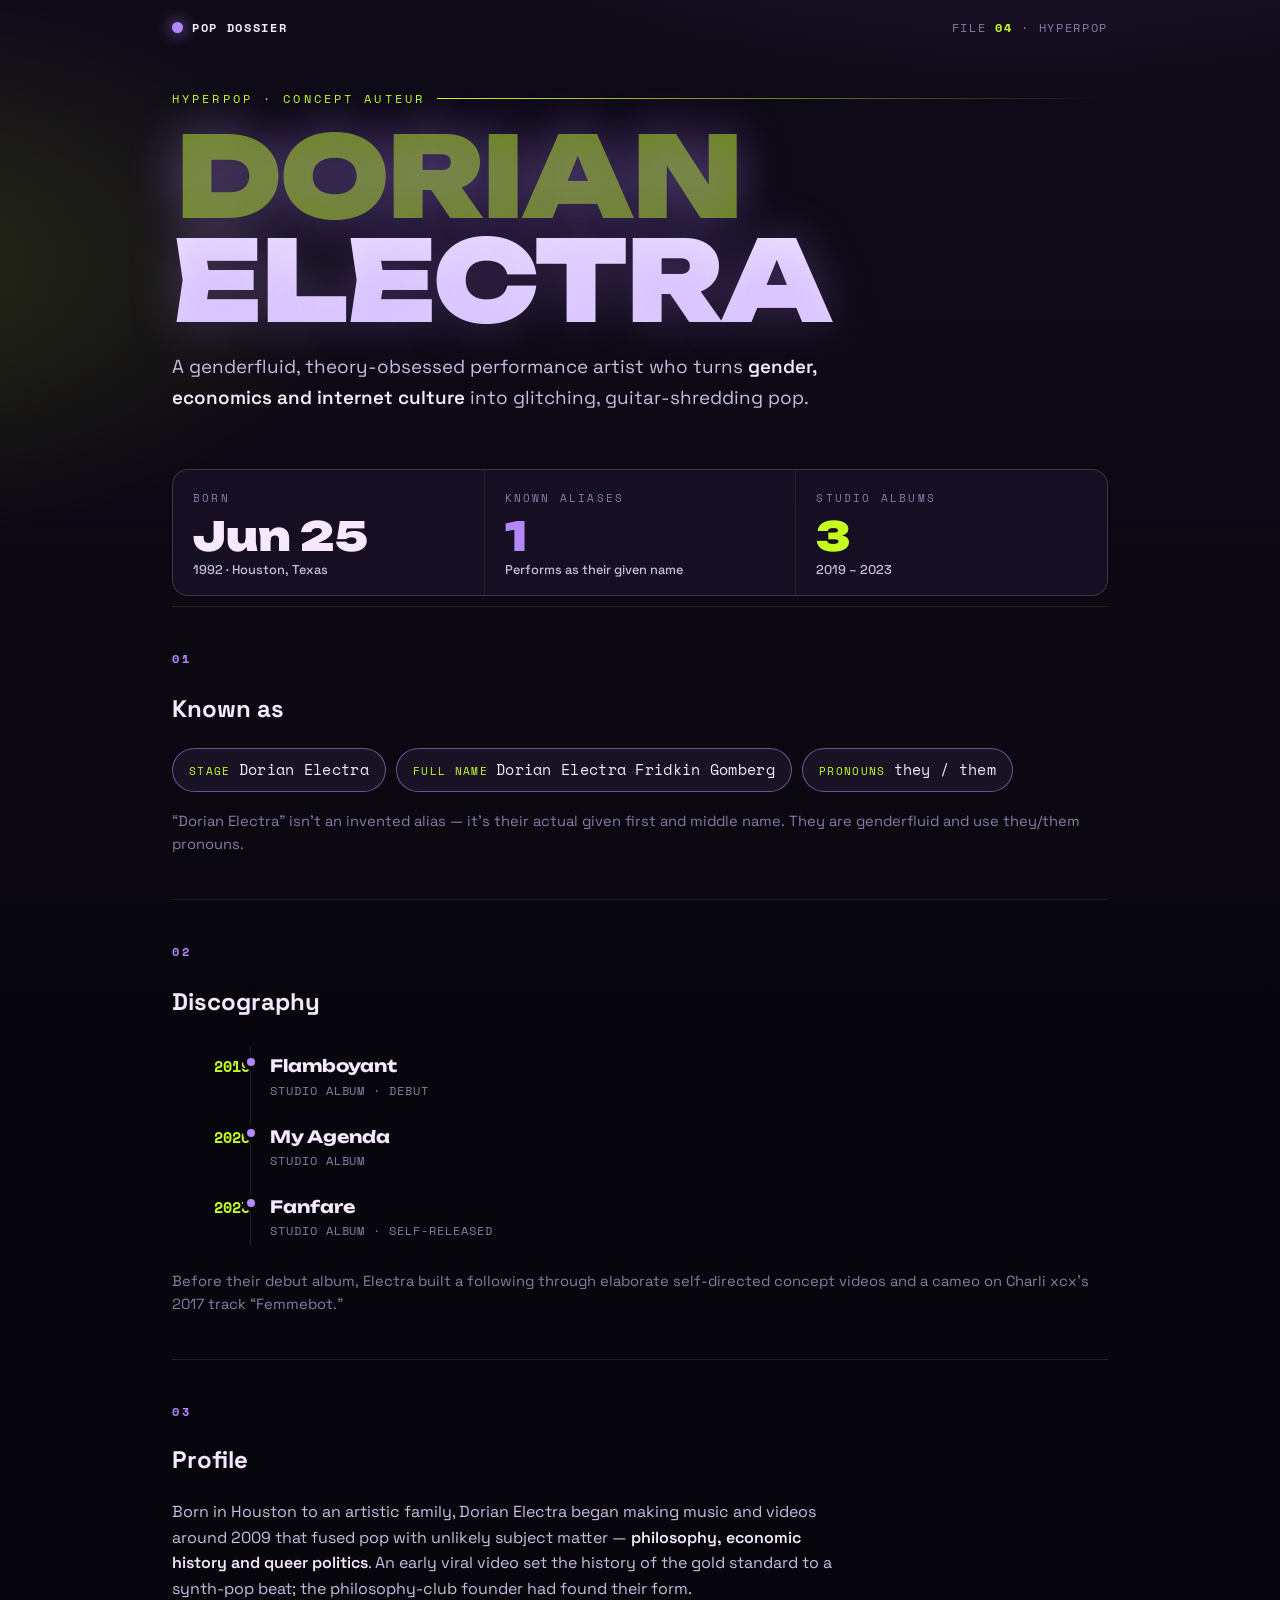
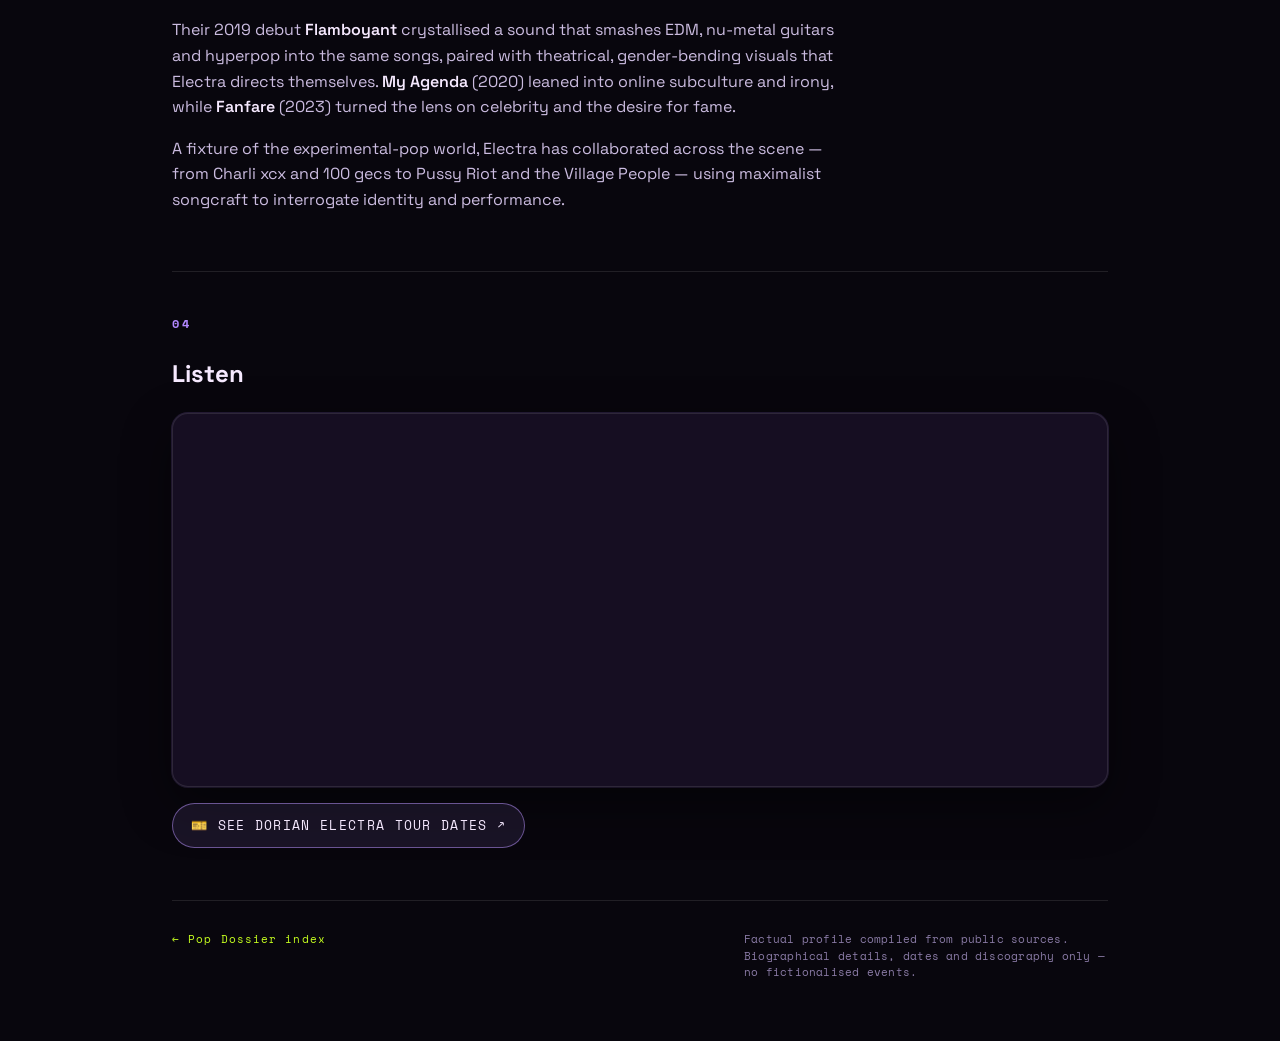
<file: artists/dorian-electra.html>
<!DOCTYPE html>
<html lang="en">
<head>
<meta charset="UTF-8">
<meta name="viewport" content="width=device-width, initial-scale=1">
<title>Dorian Electra · Pop Dossier</title>
<link rel="preconnect" href="https://fonts.googleapis.com">
<link rel="preconnect" href="https://fonts.gstatic.com" crossorigin>
<link href="https://fonts.googleapis.com/css2?family=Unbounded:wght@400;700;900&family=Space+Grotesk:wght@400;500;700&family=Space+Mono:wght@400;700&display=swap" rel="stylesheet">
<link rel="stylesheet" href="popdossier.css">
</head>
<body data-slug="dorian-electra" style="--accent:#B388FF;--accent-2:#C6FF1F">

<header class="topbar">
  <a class="wordmark" href="../index.html#artists"><span class="dot"></span>POP DOSSIER</a>
  <span class="file-tag">FILE <b>04</b> · HYPERPOP</span>
</header>

<main class="wrap">

  <div class="hero">
    <p class="eyebrow">Hyperpop · Concept auteur</p>
    <h1 class="name"><span class="glitch" data-t="DORIAN">DORIAN</span><br>ELECTRA</h1>
    <p class="tagline">A genderfluid, theory-obsessed performance artist who turns <b>gender, economics and internet culture</b> into glitching, guitar-shredding pop.</p>
  </div>

  <div class="stats">
    <div class="stat"><div class="k">Born</div><div class="v">Jun 25<small>1992 · Houston, Texas</small></div></div>
    <div class="stat"><div class="k">Known aliases</div><div class="v">1<small>Performs as their given name</small></div></div>
    <div class="stat"><div class="k">Studio albums</div><div class="v">3<small>2019 – 2023</small></div></div>
  </div>

  <section>
    <p class="sec-head"><span class="num">01</span><h2>Known as</h2></p>
    <div class="alias-grid">
      <span class="chip"><span class="lbl">Stage</span>Dorian Electra</span>
      <span class="chip"><span class="lbl">Full name</span>Dorian Electra Fridkin Gomberg</span>
      <span class="chip"><span class="lbl">Pronouns</span>they / them</span>
    </div>
    <p class="alias-note">“Dorian Electra” isn't an invented alias — it's their actual given first and middle name. They are genderfluid and use they/them pronouns.</p>
  </section>

  <section>
    <p class="sec-head"><span class="num">02</span><h2>Discography</h2></p>
    <ul class="disco">
      <li class="rel"><span class="yr">2019</span><div><div class="t">Flamboyant</div><div class="meta">Studio album · debut</div></div></li>
      <li class="rel"><span class="yr">2020</span><div><div class="t">My Agenda</div><div class="meta">Studio album</div></div></li>
      <li class="rel"><span class="yr">2023</span><div><div class="t">Fanfare</div><div class="meta">Studio album · self-released</div></div></li>
    </ul>
    <p class="alias-note">Before their debut album, Electra built a following through elaborate self-directed concept videos and a cameo on Charli xcx's 2017 track “Femmebot.”</p>
  </section>

  <section class="profile">
    <p class="sec-head"><span class="num">03</span><h2>Profile</h2></p>
    <p>Born in Houston to an artistic family, Dorian Electra began making music and videos around 2009 that fused pop with unlikely subject matter — <b>philosophy, economic history and queer politics</b>. An early viral video set the history of the gold standard to a synth-pop beat; the philosophy-club founder had found their form.</p>
    <p>Their 2019 debut <b>Flamboyant</b> crystallised a sound that smashes EDM, nu-metal guitars and hyperpop into the same songs, paired with theatrical, gender-bending visuals that Electra directs themselves. <b>My Agenda</b> (2020) leaned into online subculture and irony, while <b>Fanfare</b> (2023) turned the lens on celebrity and the desire for fame.</p>
    <p>A fixture of the experimental-pop world, Electra has collaborated across the scene — from Charli xcx and 100 gecs to Pussy Riot and the Village People — using maximalist songcraft to interrogate identity and performance.</p>
  </section>

  
  <section class="listen">
    <p class="sec-head"><span class="num">04</span><h2>Listen</h2></p>
    <div class="embed">
      <iframe id="spembed" src="https://open.spotify.com/embed/artist/202HZzqKvPsMHcbwnDZx7u?utm_source=generator" loading="lazy" allow="autoplay; clipboard-write; encrypted-media; fullscreen; picture-in-picture"></iframe>
    </div>
    <a class="tourlink" href="https://www.ticketmaster.com/search?q=Dorian%20Electra" target="_blank" rel="noopener">🎫  See Dorian Electra tour dates ↗</a>
  </section>

  <footer class="foot">
    <span><a class="back" href="../index.html#artists">← Pop Dossier index</a></span>
    <span class="note">Factual profile compiled from public sources. Biographical details, dates and discography only — no fictionalised events.</span>
  </footer>

</main>
  <script src="dossier.js"></script>
</body>
</html>
</file>
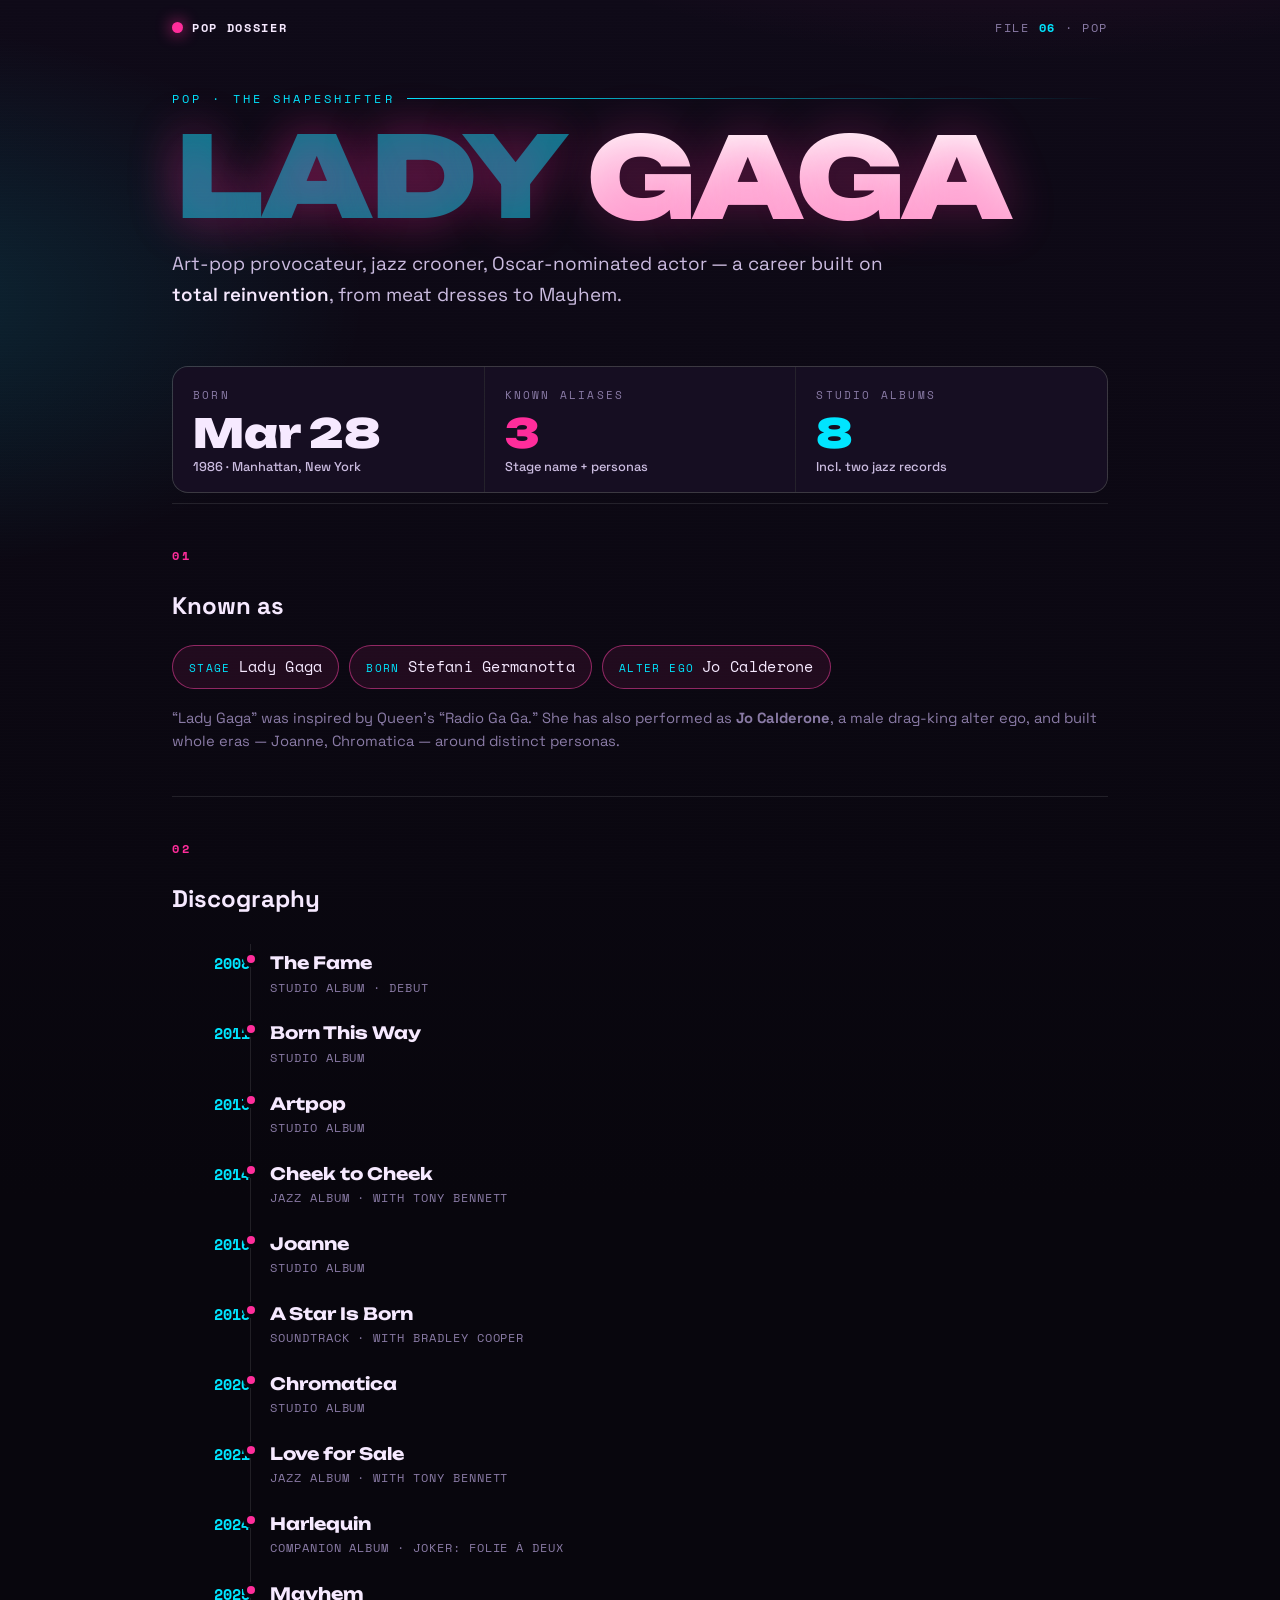
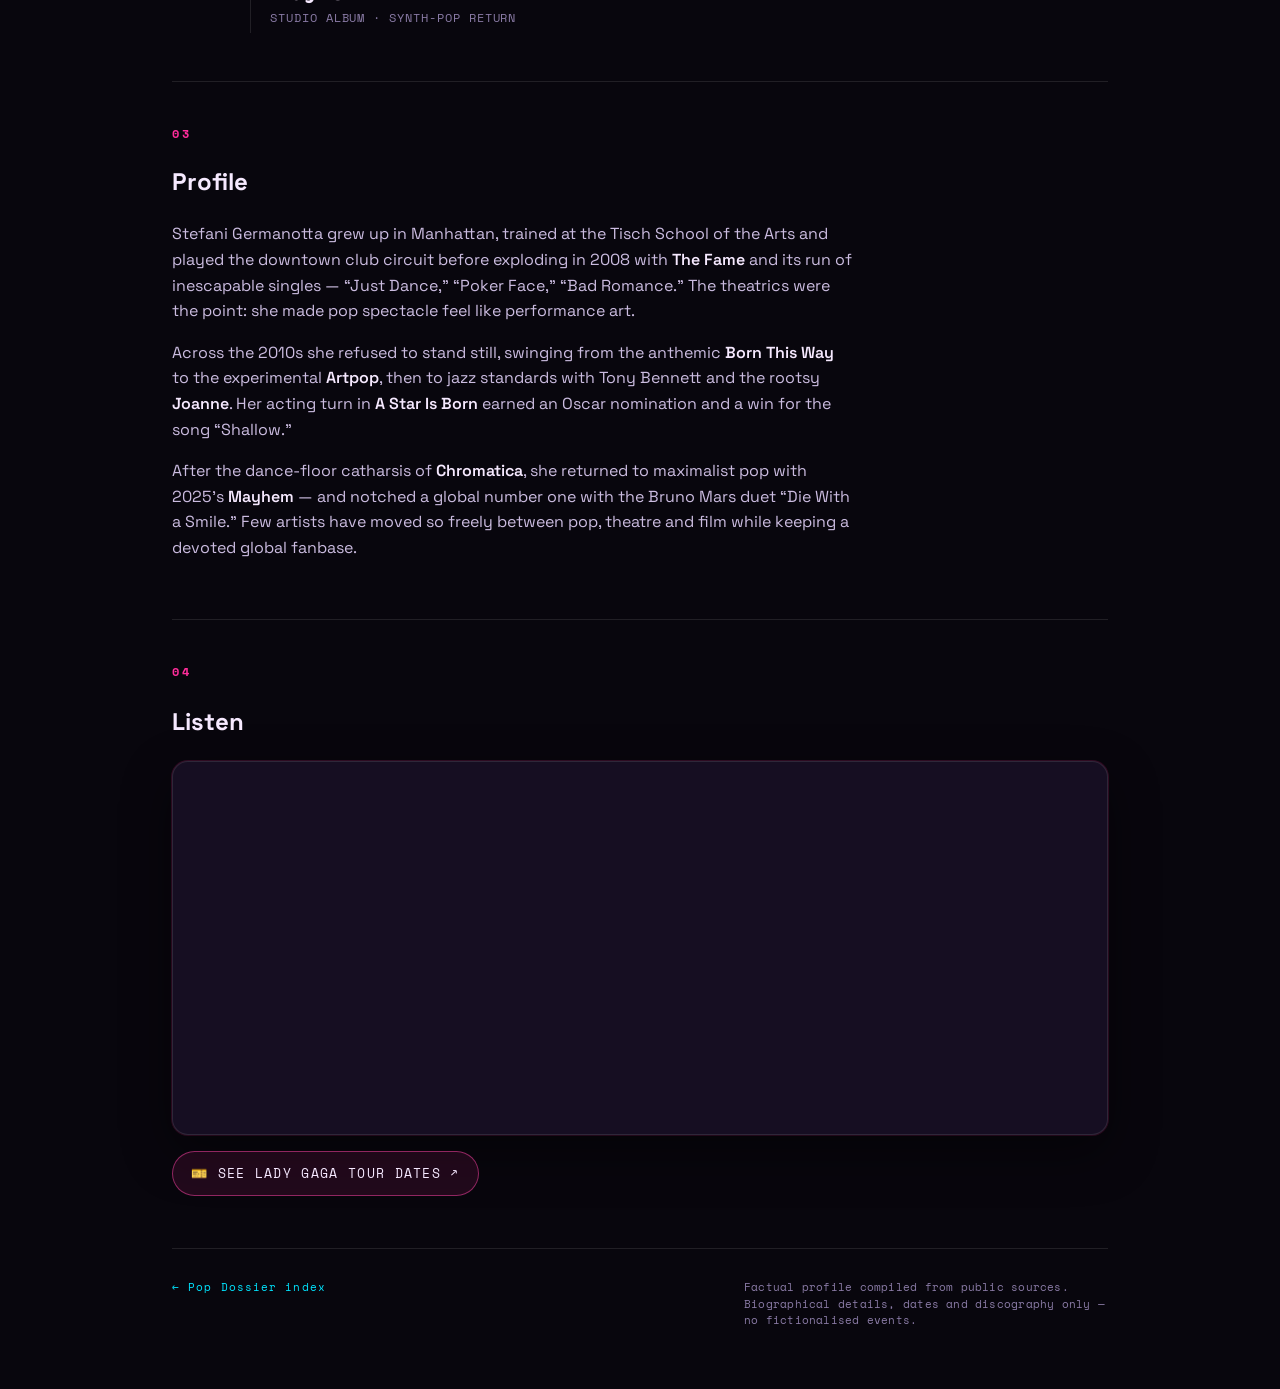
<file: artists/lady-gaga.html>
<!DOCTYPE html>
<html lang="en">
<head>
<meta charset="UTF-8">
<meta name="viewport" content="width=device-width, initial-scale=1">
<title>Lady Gaga · Pop Dossier</title>
<link rel="preconnect" href="https://fonts.googleapis.com">
<link rel="preconnect" href="https://fonts.gstatic.com" crossorigin>
<link href="https://fonts.googleapis.com/css2?family=Unbounded:wght@400;700;900&family=Space+Grotesk:wght@400;500;700&family=Space+Mono:wght@400;700&display=swap" rel="stylesheet">
<link rel="stylesheet" href="popdossier.css">
</head>
<body data-slug="lady-gaga" style="--accent:#FF2D9B;--accent-2:#00E5FF">

<header class="topbar">
  <a class="wordmark" href="../index.html#artists"><span class="dot"></span>POP DOSSIER</a>
  <span class="file-tag">FILE <b>06</b> · POP</span>
</header>

<main class="wrap">

  <div class="hero">
    <p class="eyebrow">Pop · The shapeshifter</p>
    <h1 class="name"><span class="glitch" data-t="LADY">LADY</span> GAGA</h1>
    <p class="tagline">Art-pop provocateur, jazz crooner, Oscar-nominated actor — a career built on <b>total reinvention</b>, from meat dresses to Mayhem.</p>
  </div>

  <div class="stats">
    <div class="stat"><div class="k">Born</div><div class="v">Mar 28<small>1986 · Manhattan, New York</small></div></div>
    <div class="stat"><div class="k">Known aliases</div><div class="v">3<small>Stage name + personas</small></div></div>
    <div class="stat"><div class="k">Studio albums</div><div class="v">8<small>Incl. two jazz records</small></div></div>
  </div>

  <section>
    <p class="sec-head"><span class="num">01</span><h2>Known as</h2></p>
    <div class="alias-grid">
      <span class="chip"><span class="lbl">Stage</span>Lady Gaga</span>
      <span class="chip"><span class="lbl">Born</span>Stefani Germanotta</span>
      <span class="chip"><span class="lbl">Alter ego</span>Jo Calderone</span>
    </div>
    <p class="alias-note">“Lady Gaga” was inspired by Queen's “Radio Ga Ga.” She has also performed as <b>Jo Calderone</b>, a male drag-king alter ego, and built whole eras — Joanne, Chromatica — around distinct personas.</p>
  </section>

  <section>
    <p class="sec-head"><span class="num">02</span><h2>Discography</h2></p>
    <ul class="disco">
      <li class="rel"><span class="yr">2008</span><div><div class="t">The Fame</div><div class="meta">Studio album · debut</div></div></li>
      <li class="rel"><span class="yr">2011</span><div><div class="t">Born This Way</div><div class="meta">Studio album</div></div></li>
      <li class="rel"><span class="yr">2013</span><div><div class="t">Artpop</div><div class="meta">Studio album</div></div></li>
      <li class="rel"><span class="yr">2014</span><div><div class="t">Cheek to Cheek</div><div class="meta">Jazz album · with Tony Bennett</div></div></li>
      <li class="rel"><span class="yr">2016</span><div><div class="t">Joanne</div><div class="meta">Studio album</div></div></li>
      <li class="rel"><span class="yr">2018</span><div><div class="t">A Star Is Born</div><div class="meta">Soundtrack · with Bradley Cooper</div></div></li>
      <li class="rel"><span class="yr">2020</span><div><div class="t">Chromatica</div><div class="meta">Studio album</div></div></li>
      <li class="rel"><span class="yr">2021</span><div><div class="t">Love for Sale</div><div class="meta">Jazz album · with Tony Bennett</div></div></li>
      <li class="rel"><span class="yr">2024</span><div><div class="t">Harlequin</div><div class="meta">Companion album · Joker: Folie à Deux</div></div></li>
      <li class="rel"><span class="yr">2025</span><div><div class="t">Mayhem</div><div class="meta">Studio album · synth-pop return</div></div></li>
    </ul>
  </section>

  <section class="profile">
    <p class="sec-head"><span class="num">03</span><h2>Profile</h2></p>
    <p>Stefani Germanotta grew up in Manhattan, trained at the Tisch School of the Arts and played the downtown club circuit before exploding in 2008 with <b>The Fame</b> and its run of inescapable singles — “Just Dance,” “Poker Face,” “Bad Romance.” The theatrics were the point: she made pop spectacle feel like performance art.</p>
    <p>Across the 2010s she refused to stand still, swinging from the anthemic <b>Born This Way</b> to the experimental <b>Artpop</b>, then to jazz standards with Tony Bennett and the rootsy <b>Joanne</b>. Her acting turn in <b>A Star Is Born</b> earned an Oscar nomination and a win for the song “Shallow.”</p>
    <p>After the dance-floor catharsis of <b>Chromatica</b>, she returned to maximalist pop with 2025's <b>Mayhem</b> — and notched a global number one with the Bruno Mars duet “Die With a Smile.” Few artists have moved so freely between pop, theatre and film while keeping a devoted global fanbase.</p>
  </section>

  
  <section class="listen">
    <p class="sec-head"><span class="num">04</span><h2>Listen</h2></p>
    <div class="embed">
      <iframe id="spembed" src="https://open.spotify.com/embed/artist/1HY2Jd0NmPuamShAr6KMms?utm_source=generator" loading="lazy" allow="autoplay; clipboard-write; encrypted-media; fullscreen; picture-in-picture"></iframe>
    </div>
    <a class="tourlink" href="https://www.ticketmaster.com/search?q=Lady%20Gaga" target="_blank" rel="noopener">🎫  See Lady Gaga tour dates ↗</a>
  </section>

  <footer class="foot">
    <span><a class="back" href="../index.html#artists">← Pop Dossier index</a></span>
    <span class="note">Factual profile compiled from public sources. Biographical details, dates and discography only — no fictionalised events.</span>
  </footer>

</main>
  <script src="dossier.js"></script>
</body>
</html>
</file>
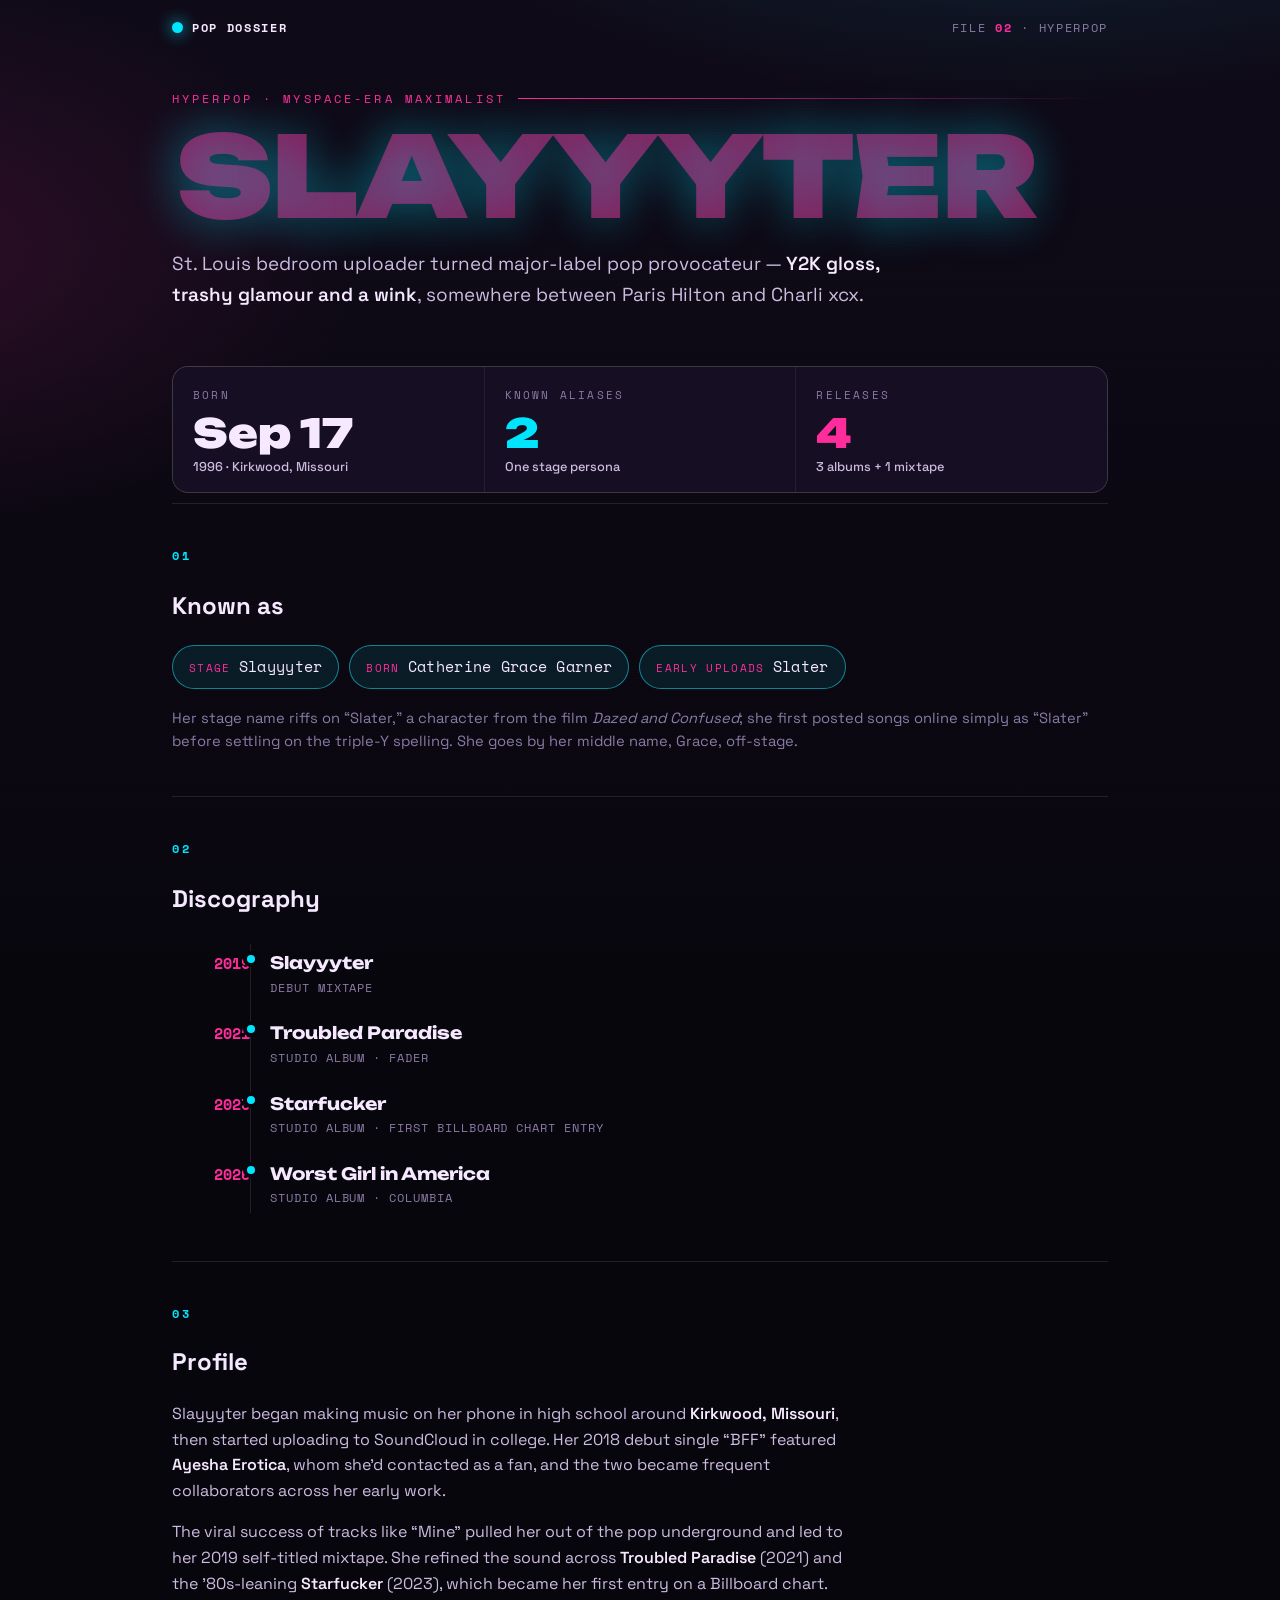
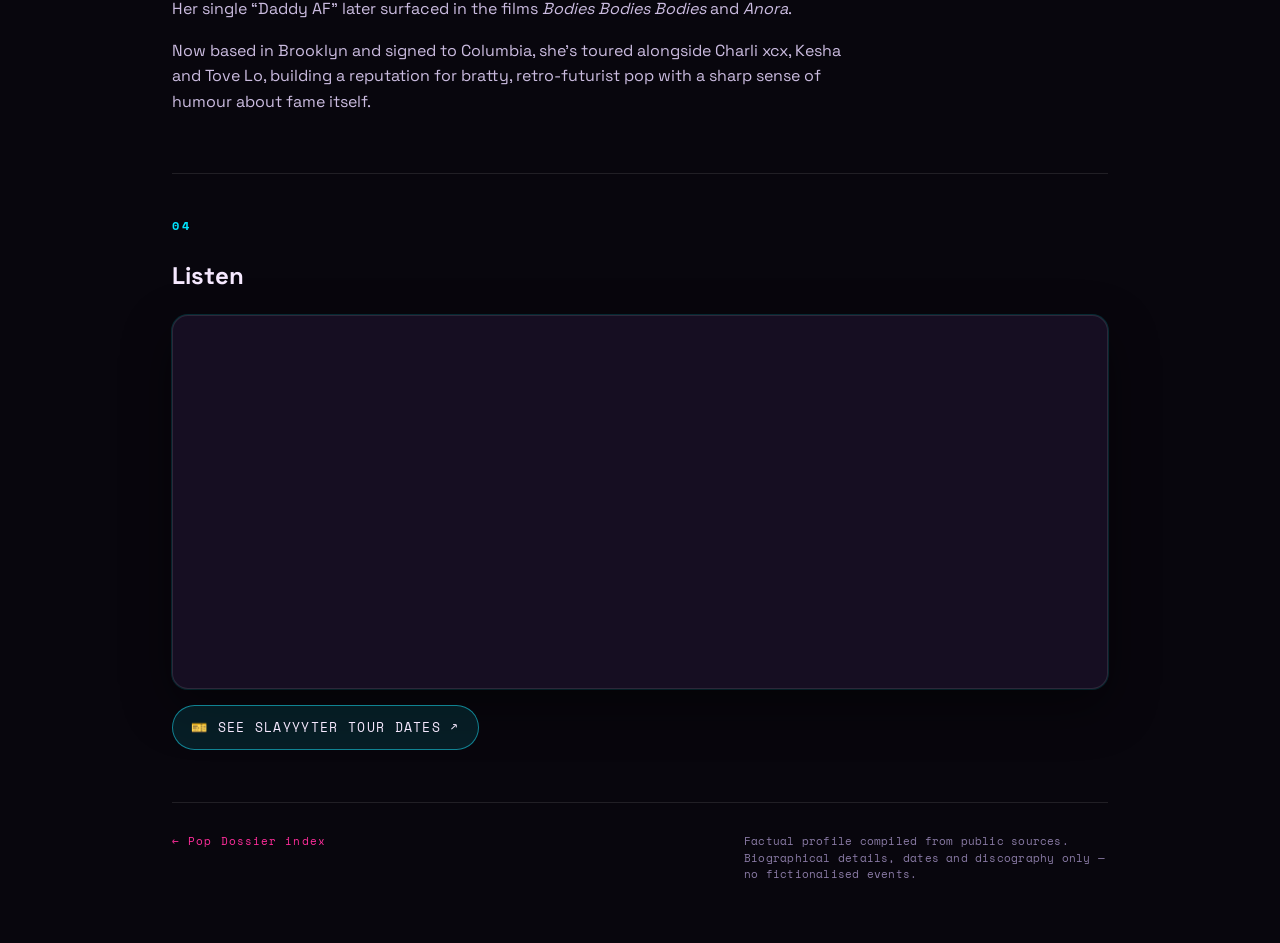
<file: artists/slayyyter.html>
<!DOCTYPE html>
<html lang="en">
<head>
<meta charset="UTF-8">
<meta name="viewport" content="width=device-width, initial-scale=1">
<title>Slayyyter · Pop Dossier</title>
<link rel="preconnect" href="https://fonts.googleapis.com">
<link rel="preconnect" href="https://fonts.gstatic.com" crossorigin>
<link href="https://fonts.googleapis.com/css2?family=Unbounded:wght@400;700;900&family=Space+Grotesk:wght@400;500;700&family=Space+Mono:wght@400;700&display=swap" rel="stylesheet">
<link rel="stylesheet" href="popdossier.css">
</head>
<body data-slug="slayyyter" style="--accent:#00E5FF;--accent-2:#FF2D9B">

<header class="topbar">
  <a class="wordmark" href="../index.html#artists"><span class="dot"></span>POP DOSSIER</a>
  <span class="file-tag">FILE <b>02</b> · HYPERPOP</span>
</header>

<main class="wrap">

  <div class="hero">
    <p class="eyebrow">Hyperpop · MySpace-era maximalist</p>
    <h1 class="name"><span class="glitch" data-t="SLAYYYTER">SLAYYYTER</span></h1>
    <p class="tagline">St. Louis bedroom uploader turned major-label pop provocateur — <b>Y2K gloss, trashy glamour and a wink</b>, somewhere between Paris Hilton and Charli xcx.</p>
  </div>

  <div class="stats">
    <div class="stat"><div class="k">Born</div><div class="v">Sep 17<small>1996 · Kirkwood, Missouri</small></div></div>
    <div class="stat"><div class="k">Known aliases</div><div class="v">2<small>One stage persona</small></div></div>
    <div class="stat"><div class="k">Releases</div><div class="v">4<small>3 albums + 1 mixtape</small></div></div>
  </div>

  <section>
    <p class="sec-head"><span class="num">01</span><h2>Known as</h2></p>
    <div class="alias-grid">
      <span class="chip"><span class="lbl">Stage</span>Slayyyter</span>
      <span class="chip"><span class="lbl">Born</span>Catherine Grace Garner</span>
      <span class="chip"><span class="lbl">Early uploads</span>Slater</span>
    </div>
    <p class="alias-note">Her stage name riffs on “Slater,” a character from the film <i>Dazed and Confused</i>; she first posted songs online simply as “Slater” before settling on the triple-Y spelling. She goes by her middle name, Grace, off-stage.</p>
  </section>

  <section>
    <p class="sec-head"><span class="num">02</span><h2>Discography</h2></p>
    <ul class="disco">
      <li class="rel"><span class="yr">2019</span><div><div class="t">Slayyyter</div><div class="meta">Debut mixtape</div></div></li>
      <li class="rel"><span class="yr">2021</span><div><div class="t">Troubled Paradise</div><div class="meta">Studio album · Fader</div></div></li>
      <li class="rel"><span class="yr">2023</span><div><div class="t">Starfucker</div><div class="meta">Studio album · first Billboard chart entry</div></div></li>
      <li class="rel"><span class="yr">2026</span><div><div class="t">Worst Girl in America</div><div class="meta">Studio album · Columbia</div></div></li>
    </ul>
  </section>

  <section class="profile">
    <p class="sec-head"><span class="num">03</span><h2>Profile</h2></p>
    <p>Slayyyter began making music on her phone in high school around <b>Kirkwood, Missouri</b>, then started uploading to SoundCloud in college. Her 2018 debut single “BFF” featured <b>Ayesha Erotica</b>, whom she'd contacted as a fan, and the two became frequent collaborators across her early work.</p>
    <p>The viral success of tracks like “Mine” pulled her out of the pop underground and led to her 2019 self-titled mixtape. She refined the sound across <b>Troubled Paradise</b> (2021) and the '80s-leaning <b>Starfucker</b> (2023), which became her first entry on a Billboard chart. Her single “Daddy AF” later surfaced in the films <i>Bodies Bodies Bodies</i> and <i>Anora</i>.</p>
    <p>Now based in Brooklyn and signed to Columbia, she's toured alongside Charli xcx, Kesha and Tove Lo, building a reputation for bratty, retro-futurist pop with a sharp sense of humour about fame itself.</p>
  </section>

  
  <section class="listen">
    <p class="sec-head"><span class="num">04</span><h2>Listen</h2></p>
    <div class="embed">
      <iframe id="spembed" src="https://open.spotify.com/embed/artist/4QM5QCHicznALtX885CnZC?utm_source=generator" loading="lazy" allow="autoplay; clipboard-write; encrypted-media; fullscreen; picture-in-picture"></iframe>
    </div>
    <a class="tourlink" href="https://www.ticketmaster.com/search?q=Slayyyter" target="_blank" rel="noopener">🎫  See Slayyyter tour dates ↗</a>
  </section>

  <footer class="foot">
    <span><a class="back" href="../index.html#artists">← Pop Dossier index</a></span>
    <span class="note">Factual profile compiled from public sources. Biographical details, dates and discography only — no fictionalised events.</span>
  </footer>

</main>
  <script src="dossier.js"></script>
</body>
</html>
</file>
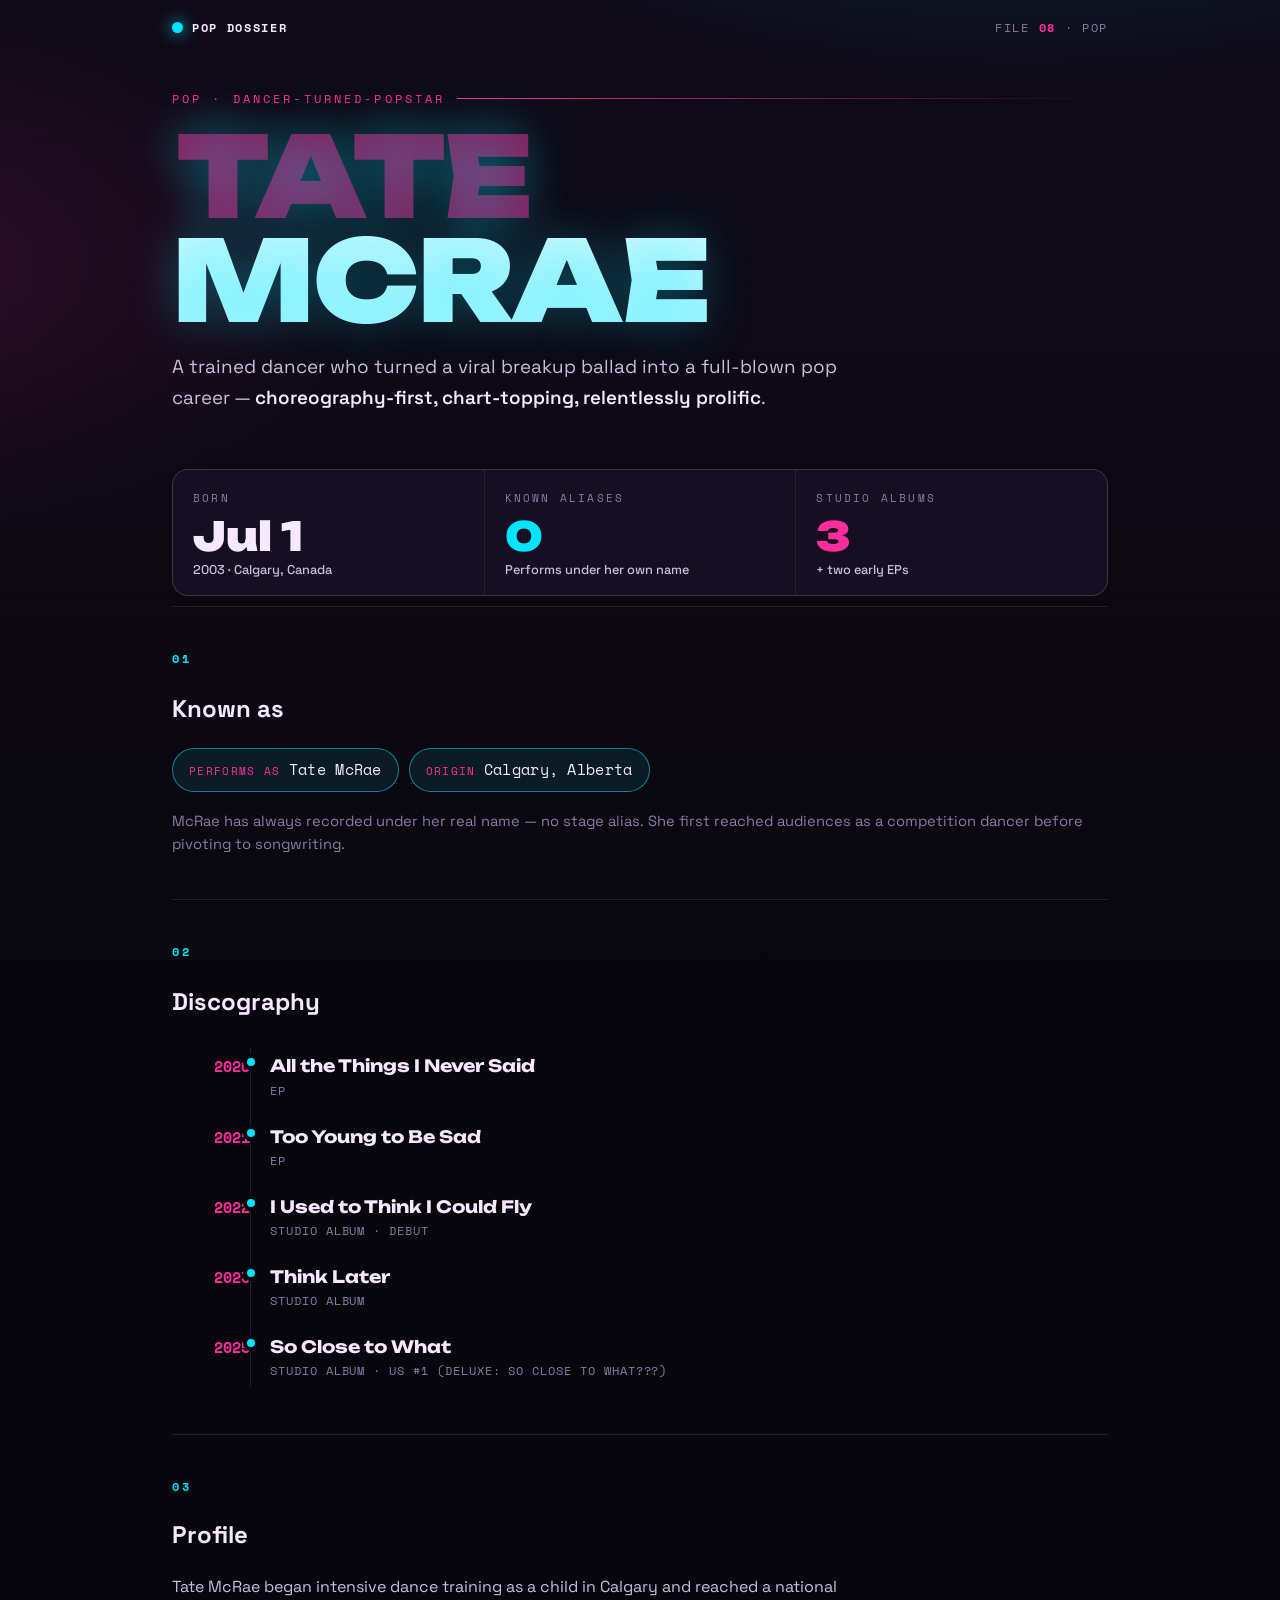
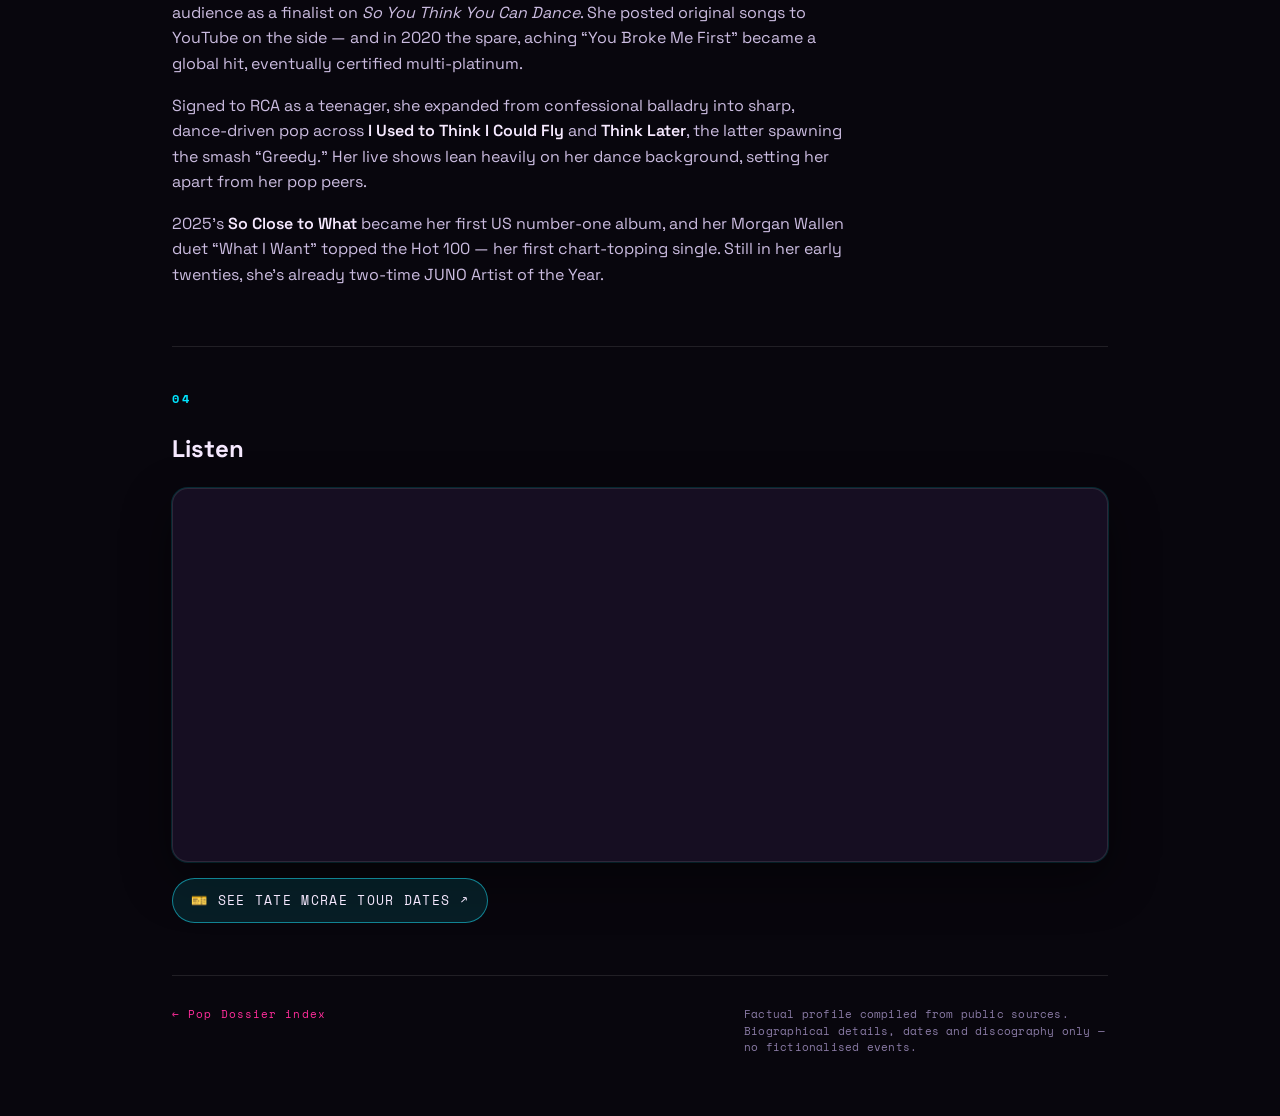
<file: artists/tate-mcrae.html>
<!DOCTYPE html>
<html lang="en">
<head>
<meta charset="UTF-8">
<meta name="viewport" content="width=device-width, initial-scale=1">
<title>Tate McRae · Pop Dossier</title>
<link rel="preconnect" href="https://fonts.googleapis.com">
<link rel="preconnect" href="https://fonts.gstatic.com" crossorigin>
<link href="https://fonts.googleapis.com/css2?family=Unbounded:wght@400;700;900&family=Space+Grotesk:wght@400;500;700&family=Space+Mono:wght@400;700&display=swap" rel="stylesheet">
<link rel="stylesheet" href="popdossier.css">
</head>
<body data-slug="tate-mcrae" style="--accent:#00E5FF;--accent-2:#FF2D9B">

<header class="topbar">
  <a class="wordmark" href="../index.html#artists"><span class="dot"></span>POP DOSSIER</a>
  <span class="file-tag">FILE <b>08</b> · POP</span>
</header>

<main class="wrap">

  <div class="hero">
    <p class="eyebrow">Pop · Dancer-turned-popstar</p>
    <h1 class="name"><span class="glitch" data-t="TATE">TATE</span><br>McRAE</h1>
    <p class="tagline">A trained dancer who turned a viral breakup ballad into a full-blown pop career — <b>choreography-first, chart-topping, relentlessly prolific</b>.</p>
  </div>

  <div class="stats">
    <div class="stat"><div class="k">Born</div><div class="v">Jul 1<small>2003 · Calgary, Canada</small></div></div>
    <div class="stat"><div class="k">Known aliases</div><div class="v">0<small>Performs under her own name</small></div></div>
    <div class="stat"><div class="k">Studio albums</div><div class="v">3<small>+ two early EPs</small></div></div>
  </div>

  <section>
    <p class="sec-head"><span class="num">01</span><h2>Known as</h2></p>
    <div class="alias-grid">
      <span class="chip"><span class="lbl">Performs as</span>Tate McRae</span>
      <span class="chip"><span class="lbl">Origin</span>Calgary, Alberta</span>
    </div>
    <p class="alias-note">McRae has always recorded under her real name — no stage alias. She first reached audiences as a competition dancer before pivoting to songwriting.</p>
  </section>

  <section>
    <p class="sec-head"><span class="num">02</span><h2>Discography</h2></p>
    <ul class="disco">
      <li class="rel"><span class="yr">2020</span><div><div class="t">All the Things I Never Said</div><div class="meta">EP</div></div></li>
      <li class="rel"><span class="yr">2021</span><div><div class="t">Too Young to Be Sad</div><div class="meta">EP</div></div></li>
      <li class="rel"><span class="yr">2022</span><div><div class="t">I Used to Think I Could Fly</div><div class="meta">Studio album · debut</div></div></li>
      <li class="rel"><span class="yr">2023</span><div><div class="t">Think Later</div><div class="meta">Studio album</div></div></li>
      <li class="rel"><span class="yr">2025</span><div><div class="t">So Close to What</div><div class="meta">Studio album · US #1 (deluxe: So Close to What???)</div></div></li>
    </ul>
  </section>

  <section class="profile">
    <p class="sec-head"><span class="num">03</span><h2>Profile</h2></p>
    <p>Tate McRae began intensive dance training as a child in Calgary and reached a national audience as a finalist on <i>So You Think You Can Dance</i>. She posted original songs to YouTube on the side — and in 2020 the spare, aching “You Broke Me First” became a global hit, eventually certified multi-platinum.</p>
    <p>Signed to RCA as a teenager, she expanded from confessional balladry into sharp, dance-driven pop across <b>I Used to Think I Could Fly</b> and <b>Think Later</b>, the latter spawning the smash “Greedy.” Her live shows lean heavily on her dance background, setting her apart from her pop peers.</p>
    <p>2025's <b>So Close to What</b> became her first US number-one album, and her Morgan Wallen duet “What I Want” topped the Hot 100 — her first chart-topping single. Still in her early twenties, she's already two-time JUNO Artist of the Year.</p>
  </section>

  
  <section class="listen">
    <p class="sec-head"><span class="num">04</span><h2>Listen</h2></p>
    <div class="embed">
      <iframe id="spembed" src="https://open.spotify.com/embed/artist/45dkTj5sMRSjrmBSBeiHym?utm_source=generator" loading="lazy" allow="autoplay; clipboard-write; encrypted-media; fullscreen; picture-in-picture"></iframe>
    </div>
    <a class="tourlink" href="https://www.ticketmaster.com/search?q=Tate%20McRae" target="_blank" rel="noopener">🎫  See Tate McRae tour dates ↗</a>
  </section>

  <footer class="foot">
    <span><a class="back" href="../index.html#artists">← Pop Dossier index</a></span>
    <span class="note">Factual profile compiled from public sources. Biographical details, dates and discography only — no fictionalised events.</span>
  </footer>

</main>
  <script src="dossier.js"></script>
</body>
</html>
</file>
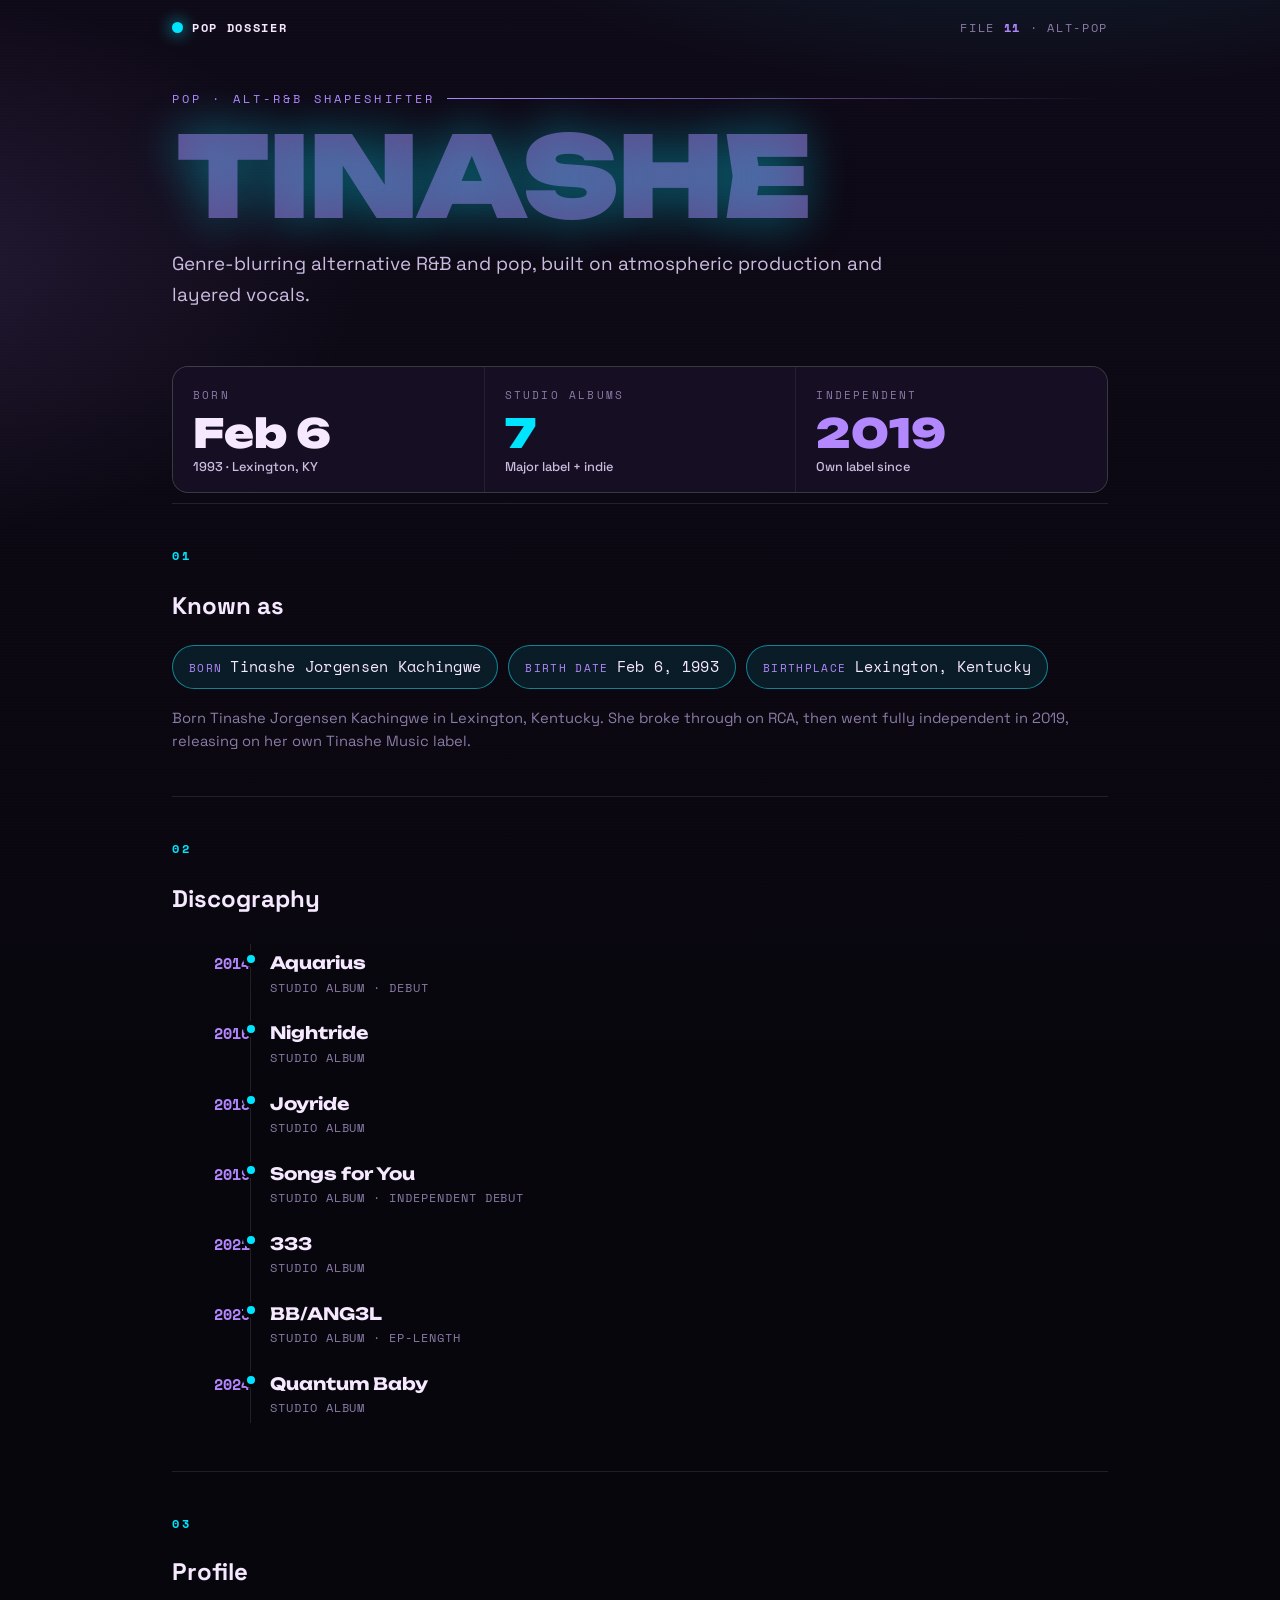
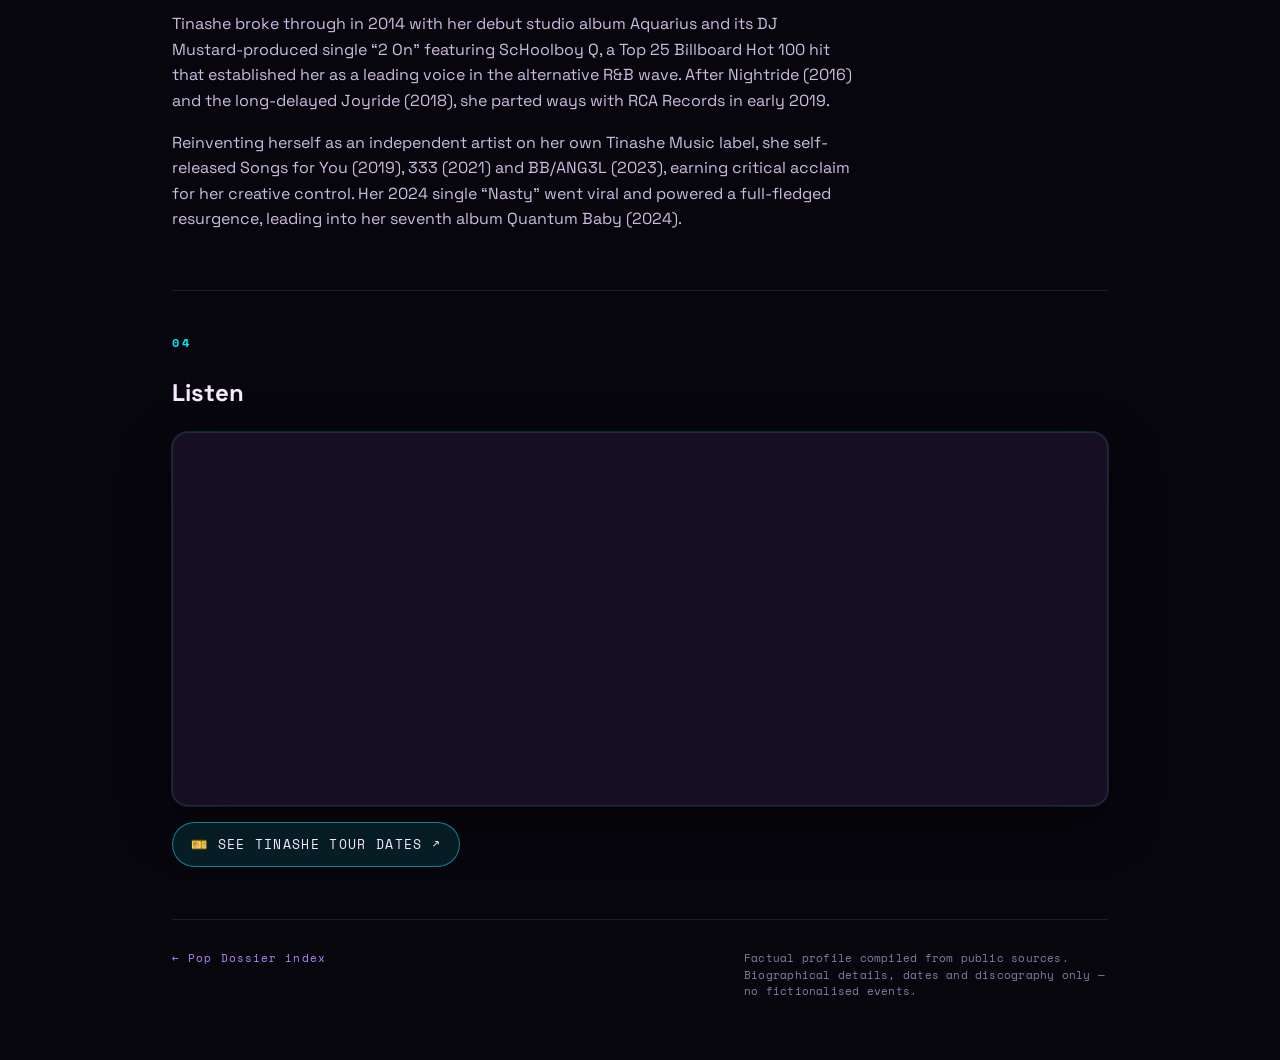
<file: artists/tinashe.html>
<!DOCTYPE html>
<html lang="en">
<head>
<meta charset="UTF-8">
<meta name="viewport" content="width=device-width, initial-scale=1">
<title>Tinashe · Pop Dossier</title>
<link rel="preconnect" href="https://fonts.googleapis.com">
<link rel="preconnect" href="https://fonts.gstatic.com" crossorigin>
<link href="https://fonts.googleapis.com/css2?family=Unbounded:wght@400;700;900&family=Space+Grotesk:wght@400;500;700&family=Space+Mono:wght@400;700&display=swap" rel="stylesheet">
<link rel="stylesheet" href="popdossier.css">
</head>
<body data-slug="tinashe" style="--accent:#00E5FF;--accent-2:#B388FF">

<header class="topbar">
  <a class="wordmark" href="../index.html#artists"><span class="dot"></span>POP DOSSIER</a>
  <span class="file-tag">FILE <b>11</b> · ALT-POP</span>
</header>

<main class="wrap">

  <div class="hero">
    <p class="eyebrow">Pop · Alt-R&amp;B shapeshifter</p>
    <h1 class="name"><span class="glitch" data-t="TINASHE">TINASHE</span></h1>
    <p class="tagline">Genre-blurring alternative R&amp;B and pop, built on atmospheric production and layered vocals.</p>
  </div>

  <div class="stats">
    <div class="stat"><div class="k">Born</div><div class="v">Feb 6<small>1993 · Lexington, KY</small></div></div>
    <div class="stat"><div class="k">Studio albums</div><div class="v">7<small>Major label + indie</small></div></div>
    <div class="stat"><div class="k">Independent</div><div class="v">2019<small>Own label since</small></div></div>
  </div>

  <section>
    <p class="sec-head"><span class="num">01</span><h2>Known as</h2></p>
    <div class="alias-grid">
      <span class="chip"><span class="lbl">Born</span>Tinashe Jorgensen Kachingwe</span>
      <span class="chip"><span class="lbl">Birth date</span>Feb 6, 1993</span>
      <span class="chip"><span class="lbl">Birthplace</span>Lexington, Kentucky</span>
    </div>
    <p class="alias-note">Born Tinashe Jorgensen Kachingwe in Lexington, Kentucky. She broke through on RCA, then went fully independent in 2019, releasing on her own Tinashe Music label.</p>
  </section>

  <section>
    <p class="sec-head"><span class="num">02</span><h2>Discography</h2></p>
    <ul class="disco">
      <li class="rel"><span class="yr">2014</span><div><div class="t">Aquarius</div><div class="meta">Studio album · debut</div></div></li>
      <li class="rel"><span class="yr">2016</span><div><div class="t">Nightride</div><div class="meta">Studio album</div></div></li>
      <li class="rel"><span class="yr">2018</span><div><div class="t">Joyride</div><div class="meta">Studio album</div></div></li>
      <li class="rel"><span class="yr">2019</span><div><div class="t">Songs for You</div><div class="meta">Studio album · independent debut</div></div></li>
      <li class="rel"><span class="yr">2021</span><div><div class="t">333</div><div class="meta">Studio album</div></div></li>
      <li class="rel"><span class="yr">2023</span><div><div class="t">BB/ANG3L</div><div class="meta">Studio album · EP-length</div></div></li>
      <li class="rel"><span class="yr">2024</span><div><div class="t">Quantum Baby</div><div class="meta">Studio album</div></div></li>
    </ul>
  </section>

  <section class="profile">
    <p class="sec-head"><span class="num">03</span><h2>Profile</h2></p>
    <p>Tinashe broke through in 2014 with her debut studio album Aquarius and its DJ Mustard-produced single “2 On” featuring ScHoolboy Q, a Top 25 Billboard Hot 100 hit that established her as a leading voice in the alternative R&amp;B wave. After Nightride (2016) and the long-delayed Joyride (2018), she parted ways with RCA Records in early 2019.</p>
    <p>Reinventing herself as an independent artist on her own Tinashe Music label, she self-released Songs for You (2019), 333 (2021) and BB/ANG3L (2023), earning critical acclaim for her creative control. Her 2024 single “Nasty” went viral and powered a full-fledged resurgence, leading into her seventh album Quantum Baby (2024).</p>
  </section>

  <section class="listen">
    <p class="sec-head"><span class="num">04</span><h2>Listen</h2></p>
    <div class="embed">
      <iframe id="spembed" src="https://open.spotify.com/embed/artist/0NIIxcxNHmOoyBx03SfTCD?utm_source=generator" loading="lazy" allow="autoplay; clipboard-write; encrypted-media; fullscreen; picture-in-picture"></iframe>
    </div>
    <a class="tourlink" href="https://www.ticketmaster.com/search?q=Tinashe" target="_blank" rel="noopener">🎫  See Tinashe tour dates ↗</a>
  </section>

  <footer class="foot">
    <span><a class="back" href="../index.html#artists">← Pop Dossier index</a></span>
    <span class="note">Factual profile compiled from public sources. Biographical details, dates and discography only — no fictionalised events.</span>
  </footer>

</main>
  <script src="dossier.js"></script>
</body>
</html>
</file>
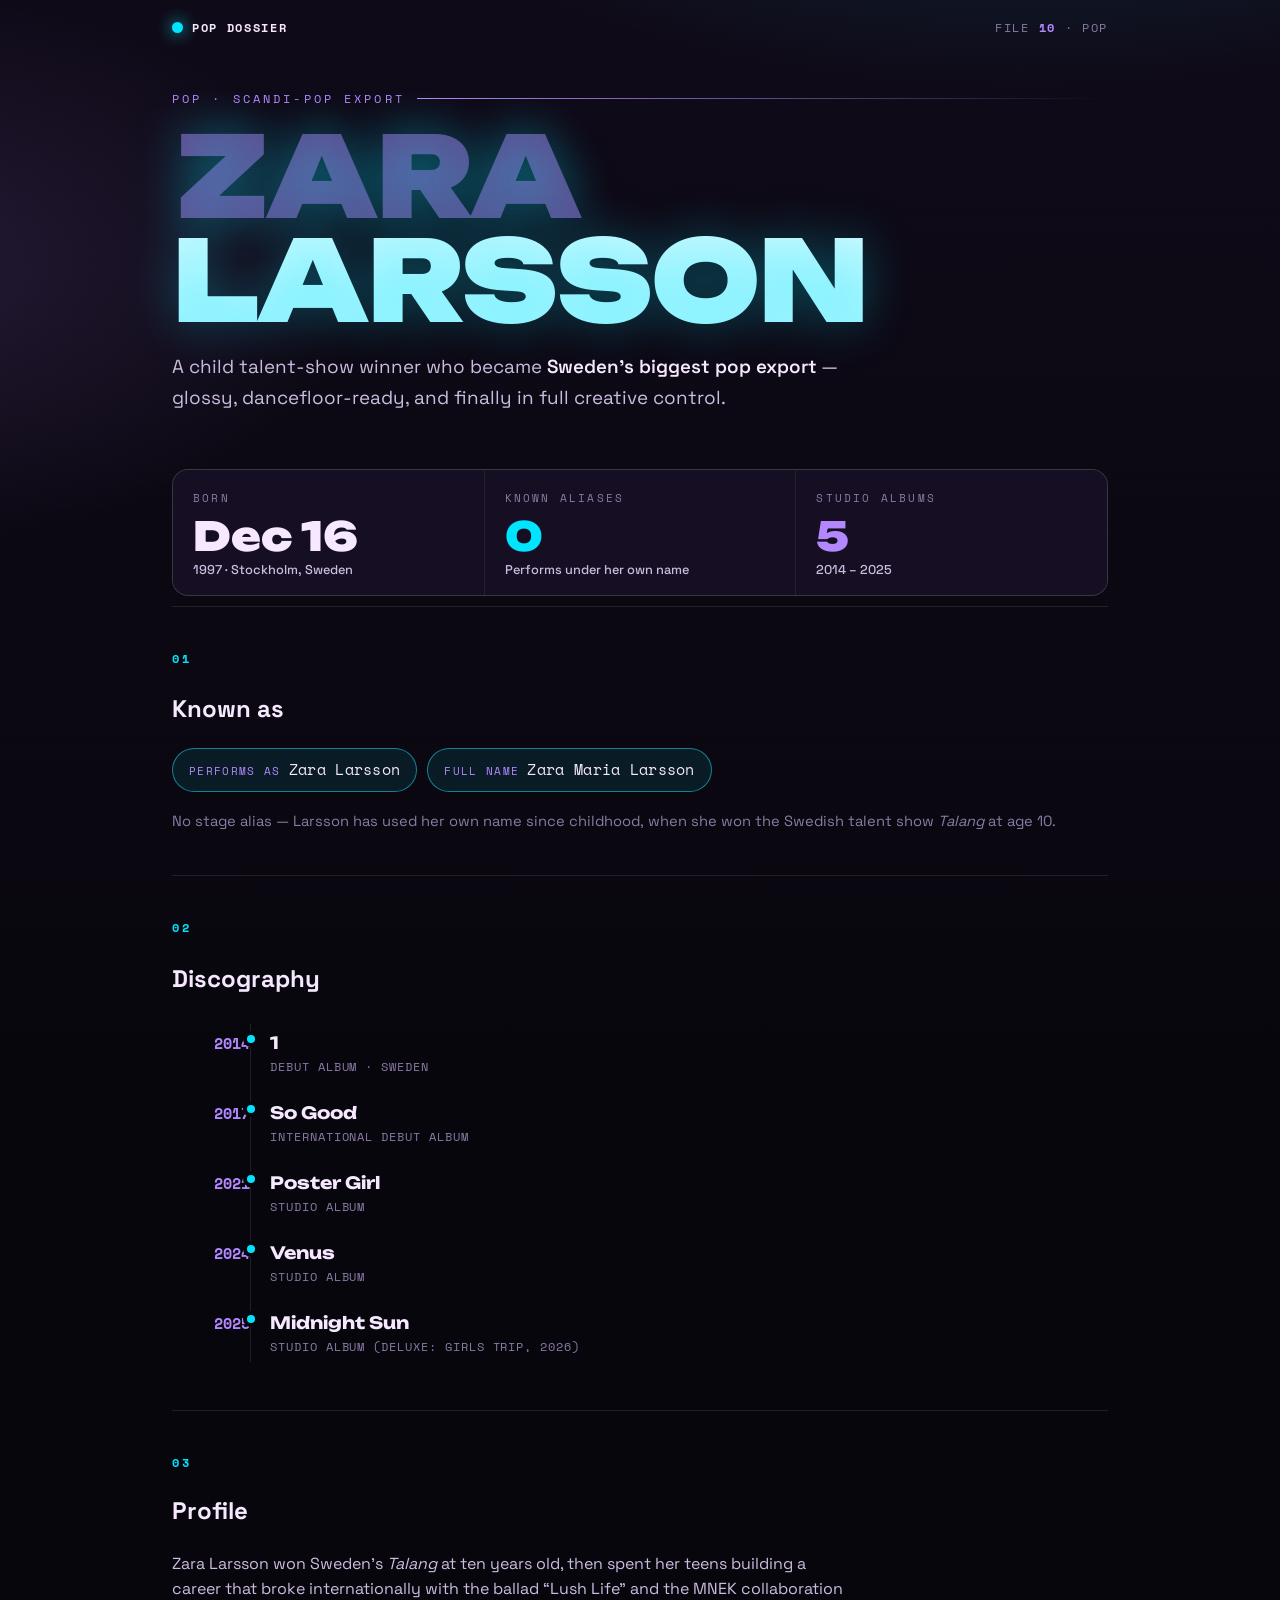
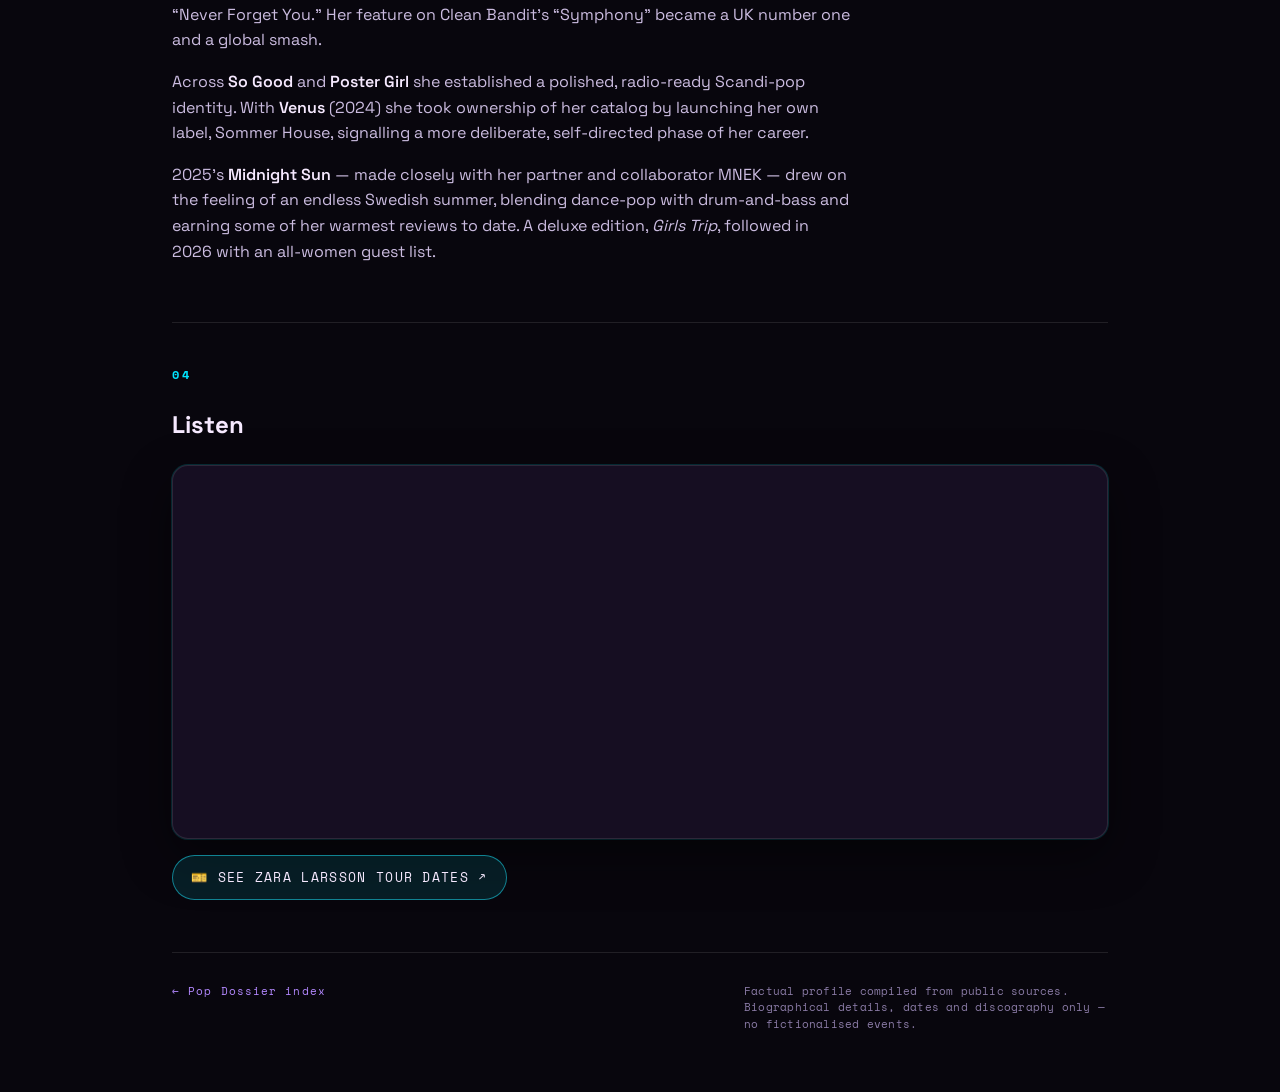
<file: artists/zara-larsson.html>
<!DOCTYPE html>
<html lang="en">
<head>
<meta charset="UTF-8">
<meta name="viewport" content="width=device-width, initial-scale=1">
<title>Zara Larsson · Pop Dossier</title>
<link rel="preconnect" href="https://fonts.googleapis.com">
<link rel="preconnect" href="https://fonts.gstatic.com" crossorigin>
<link href="https://fonts.googleapis.com/css2?family=Unbounded:wght@400;700;900&family=Space+Grotesk:wght@400;500;700&family=Space+Mono:wght@400;700&display=swap" rel="stylesheet">
<link rel="stylesheet" href="popdossier.css">
</head>
<body data-slug="zara-larsson" style="--accent:#00E5FF;--accent-2:#B388FF">

<header class="topbar">
  <a class="wordmark" href="../index.html#artists"><span class="dot"></span>POP DOSSIER</a>
  <span class="file-tag">FILE <b>10</b> · POP</span>
</header>

<main class="wrap">

  <div class="hero">
    <p class="eyebrow">Pop · Scandi-pop export</p>
    <h1 class="name"><span class="glitch" data-t="ZARA">ZARA</span><br>LARSSON</h1>
    <p class="tagline">A child talent-show winner who became <b>Sweden's biggest pop export</b> — glossy, dancefloor-ready, and finally in full creative control.</p>
  </div>

  <div class="stats">
    <div class="stat"><div class="k">Born</div><div class="v">Dec 16<small>1997 · Stockholm, Sweden</small></div></div>
    <div class="stat"><div class="k">Known aliases</div><div class="v">0<small>Performs under her own name</small></div></div>
    <div class="stat"><div class="k">Studio albums</div><div class="v">5<small>2014 – 2025</small></div></div>
  </div>

  <section>
    <p class="sec-head"><span class="num">01</span><h2>Known as</h2></p>
    <div class="alias-grid">
      <span class="chip"><span class="lbl">Performs as</span>Zara Larsson</span>
      <span class="chip"><span class="lbl">Full name</span>Zara Maria Larsson</span>
    </div>
    <p class="alias-note">No stage alias — Larsson has used her own name since childhood, when she won the Swedish talent show <i>Talang</i> at age 10.</p>
  </section>

  <section>
    <p class="sec-head"><span class="num">02</span><h2>Discography</h2></p>
    <ul class="disco">
      <li class="rel"><span class="yr">2014</span><div><div class="t">1</div><div class="meta">Debut album · Sweden</div></div></li>
      <li class="rel"><span class="yr">2017</span><div><div class="t">So Good</div><div class="meta">International debut album</div></div></li>
      <li class="rel"><span class="yr">2021</span><div><div class="t">Poster Girl</div><div class="meta">Studio album</div></div></li>
      <li class="rel"><span class="yr">2024</span><div><div class="t">Venus</div><div class="meta">Studio album</div></div></li>
      <li class="rel"><span class="yr">2025</span><div><div class="t">Midnight Sun</div><div class="meta">Studio album (deluxe: Girls Trip, 2026)</div></div></li>
    </ul>
  </section>

  <section class="profile">
    <p class="sec-head"><span class="num">03</span><h2>Profile</h2></p>
    <p>Zara Larsson won Sweden's <i>Talang</i> at ten years old, then spent her teens building a career that broke internationally with the ballad “Lush Life” and the MNEK collaboration “Never Forget You.” Her feature on Clean Bandit's “Symphony” became a UK number one and a global smash.</p>
    <p>Across <b>So Good</b> and <b>Poster Girl</b> she established a polished, radio-ready Scandi-pop identity. With <b>Venus</b> (2024) she took ownership of her catalog by launching her own label, Sommer House, signalling a more deliberate, self-directed phase of her career.</p>
    <p>2025's <b>Midnight Sun</b> — made closely with her partner and collaborator MNEK — drew on the feeling of an endless Swedish summer, blending dance-pop with drum-and-bass and earning some of her warmest reviews to date. A deluxe edition, <i>Girls Trip</i>, followed in 2026 with an all-women guest list.</p>
  </section>

  
  <section class="listen">
    <p class="sec-head"><span class="num">04</span><h2>Listen</h2></p>
    <div class="embed">
      <iframe id="spembed" src="https://open.spotify.com/embed/artist/1Xylc3o4UrD53lo9CvFvVg?utm_source=generator" loading="lazy" allow="autoplay; clipboard-write; encrypted-media; fullscreen; picture-in-picture"></iframe>
    </div>
    <a class="tourlink" href="https://www.ticketmaster.com/search?q=Zara%20Larsson" target="_blank" rel="noopener">🎫  See Zara Larsson tour dates ↗</a>
  </section>

  <footer class="foot">
    <span><a class="back" href="../index.html#artists">← Pop Dossier index</a></span>
    <span class="note">Factual profile compiled from public sources. Biographical details, dates and discography only — no fictionalised events.</span>
  </footer>

</main>
  <script src="dossier.js"></script>
</body>
</html>
</file>
<file: artists/popdossier.css>
/* ============================================================
   POP DOSSIER — shared stylesheet
   A Y2K "fan dossier" identity for an artist database.
   Per-page accent is set via --accent / --accent-2 on <body>.
   ============================================================ */


:root{
  /* aligned with the SUGARCRASH// home theme */
  --bg:#08060d;
  --bg-2:#0f0a18;
  --panel:#160e22;
  --line:rgba(255,255,255,.10);
  --ink:#f6e9ff;
  --ink-dim:#cbbce0;
  --ink-faint:#8a7ba6;
  /* defaults — overridden per page with the main palette */
  --accent:#FF2D9B;   /* bubblegum */
  --accent-2:#00E5FF; /* cyan */
  --radius:16px;
  --maxw:980px;
}

*{box-sizing:border-box}
html{-webkit-text-size-adjust:100%}
body{
  margin:0;
  background:
    radial-gradient(1200px 600px at 80% -10%, color-mix(in srgb, var(--accent) 18%, transparent), transparent 60%),
    radial-gradient(900px 500px at -10% 10%, color-mix(in srgb, var(--accent-2) 14%, transparent), transparent 55%),
    linear-gradient(180deg,var(--bg-2),var(--bg) 40%);
  color:var(--ink);
  font-family:'Space Grotesk',system-ui,sans-serif;
  line-height:1.6;
  min-height:100vh;
  overflow-x:hidden;
}

/* faint scanline atmosphere — the Y2K signature, kept very subtle */
body::before{
  content:"";
  position:fixed;inset:0;pointer-events:none;z-index:0;
  background:repeating-linear-gradient(180deg,rgba(255,255,255,.025) 0 1px,transparent 1px 3px);
  mix-blend-mode:overlay;opacity:.5;
}

.wrap{position:relative;z-index:1;max-width:var(--maxw);margin:0 auto;padding:0 22px}

/* ---------- top bar ---------- */
.topbar{
  display:flex;align-items:center;justify-content:space-between;gap:16px;
  padding:18px 22px;max-width:var(--maxw);margin:0 auto;position:relative;z-index:2;
  font-family:"Space Mono",monospace;font-size:12px;letter-spacing:.14em;text-transform:uppercase;
}
.topbar a{color:var(--ink);text-decoration:none}
.wordmark{display:inline-flex;align-items:center;gap:9px;font-weight:700}
.wordmark .dot{width:11px;height:11px;border-radius:50%;background:var(--accent);box-shadow:0 0 16px var(--accent)}
.file-tag{color:var(--ink-faint)}
.file-tag b{color:var(--accent-2)}

/* ---------- hero ---------- */
.hero{padding:34px 0 22px}
.eyebrow{
  font-family:"Space Mono",monospace;font-size:12px;letter-spacing:.26em;text-transform:uppercase;
  color:var(--accent-2);display:flex;align-items:center;gap:12px;margin:0 0 18px;
}
.eyebrow::after{content:"";height:1px;flex:1;background:linear-gradient(90deg,var(--accent-2),transparent)}

.name{
  font-family:'Unbounded',sans-serif;font-weight:900;
  font-size:clamp(3rem,12vw,7rem);line-height:.92;letter-spacing:-.02em;margin:0;
  text-transform:uppercase;
  background:linear-gradient(180deg,#fff, color-mix(in srgb,var(--accent) 60%, #fff) 140%);
  -webkit-background-clip:text;background-clip:text;color:transparent;
  text-shadow:0 0 50px color-mix(in srgb,var(--accent) 30%, transparent);
}
.name .glitch{position:relative;display:inline-block}
.name .glitch::after{
  content:attr(data-t);position:absolute;left:2px;top:0;color:var(--accent-2);
  opacity:.5;mix-blend-mode:screen;transform:translate(2px,-1px);z-index:-1;
}
.tagline{
  margin:20px 0 0;max-width:60ch;color:var(--ink-dim);font-size:clamp(1rem,2.4vw,1.18rem);
}
.tagline b{color:var(--ink);font-weight:600}

/* ---------- stat strip ---------- */
.stats{
  display:grid;grid-template-columns:repeat(3,1fr);gap:1px;margin:34px 0 10px;
  background:var(--line);border:1px solid var(--line);border-radius:var(--radius);overflow:hidden;
}
.stat{background:var(--panel);padding:20px 20px 18px}
.stat .k{font-family:"Space Mono",monospace;font-size:11px;letter-spacing:.2em;text-transform:uppercase;color:var(--ink-faint)}
.stat .v{font-family:'Unbounded',sans-serif;font-weight:900;font-size:clamp(1.5rem,5vw,2.5rem);line-height:1.05;margin-top:8px}
.stat .v small{display:block;font-family:'Space Grotesk';font-weight:500;font-size:.8rem;color:var(--ink-dim);letter-spacing:0;margin-top:6px}
.stat:nth-child(2) .v{color:var(--accent)}
.stat:nth-child(3) .v{color:var(--accent-2)}

/* ---------- sections ---------- */
section{padding:42px 0;border-top:1px solid var(--line)}

/* ---------- Spotify embed (artist photo + playable tracks) ---------- */
.embed{border:1px solid var(--line);border-radius:var(--radius);overflow:hidden;
  background:var(--panel);padding:10px;
  box-shadow:0 18px 50px rgba(0,0,0,.45),0 0 0 1px color-mix(in srgb,var(--accent) 18%,transparent)}
.embed iframe{border:0;border-radius:12px;display:block;width:100%;height:352px}
@media (max-width:560px){.embed iframe{height:232px}}
.tourlink{display:inline-flex;align-items:center;gap:8px;margin-top:16px;
  font-family:"Space Mono",monospace;font-size:.82rem;letter-spacing:.1em;text-transform:uppercase;
  text-decoration:none;color:var(--ink);
  border:1px solid color-mix(in srgb,var(--accent) 45%,var(--line));
  background:color-mix(in srgb,var(--accent) 10%,transparent);
  padding:11px 18px;border-radius:999px;transition:.15s}
.tourlink:hover{background:color-mix(in srgb,var(--accent) 24%,transparent);transform:translateY(-1px)}
.sec-head{
  font-family:"Space Mono",monospace;font-size:12px;letter-spacing:.22em;text-transform:uppercase;
  color:var(--ink-faint);margin:0 0 22px;display:flex;align-items:baseline;gap:14px;
}
.sec-head .num{color:var(--accent);font-weight:700}
.sec-head h2{
  font-family:'Unbounded';font-weight:700;text-transform:none;letter-spacing:-.01em;
  font-size:clamp(1.3rem,3.4vw,1.7rem);color:var(--ink);margin:0;
}

/* aliases */
.alias-grid{display:flex;flex-wrap:wrap;gap:10px}
.chip{
  border:1px solid color-mix(in srgb,var(--accent) 45%, var(--line));
  background:color-mix(in srgb,var(--accent) 9%, transparent);
  color:var(--ink);border-radius:999px;padding:9px 16px;font-size:.92rem;
  font-family:"Space Mono",monospace;letter-spacing:.02em;
}
.chip .lbl{color:var(--accent-2);font-size:.7rem;letter-spacing:.12em;text-transform:uppercase;margin-right:8px}
.alias-note{margin:18px 0 0;color:var(--ink-faint);font-size:.92rem}

/* discography spine */
.disco{list-style:none;margin:0;padding:0;position:relative}
.disco::before{content:"";position:absolute;left:78px;top:6px;bottom:6px;width:1px;background:var(--line)}
.rel{display:grid;grid-template-columns:78px 1fr;gap:20px;padding:11px 0;position:relative}
.rel .yr{font-family:"Space Mono",monospace;font-weight:700;color:var(--accent-2);font-size:.95rem;text-align:right;padding-top:2px}
.rel::after{content:"";position:absolute;left:75px;top:17px;width:8px;height:8px;border-radius:50%;background:var(--accent);box-shadow:0 0 0 4px var(--bg)}
.rel .t{font-family:'Unbounded';font-weight:700;font-size:1.06rem}
.rel .meta{color:var(--ink-faint);font-family:"Space Mono",monospace;font-size:.74rem;letter-spacing:.08em;text-transform:uppercase;margin-top:2px}
.rel.up .t::after{content:"UPCOMING";margin-left:10px;font-family:"Space Mono";font-size:.6rem;letter-spacing:.14em;color:var(--accent);border:1px solid var(--accent);padding:2px 7px;border-radius:999px;vertical-align:middle}

/* profile prose */
.profile p{margin:0 0 16px;max-width:68ch;color:var(--ink-dim)}
.profile p b{color:var(--ink);font-weight:600}
.profile p:first-child::first-letter{
  font-family:'Unbounded';font-weight:900;float:left;font-size:3.4rem;line-height:.8;
  padding:6px 12px 0 0;color:var(--accent);
}

/* footer */
.foot{
  border-top:1px solid var(--line);margin-top:10px;padding:30px 0 60px;
  font-family:"Space Mono",monospace;font-size:11px;letter-spacing:.1em;color:var(--ink-faint);
  display:flex;flex-wrap:wrap;gap:8px 22px;justify-content:space-between;
}
.foot .note{max-width:52ch;text-transform:none;letter-spacing:.02em;line-height:1.5}

a.back{color:var(--accent-2);text-decoration:none}
a.back:hover{text-decoration:underline}

/* motion + a11y */
@media (prefers-reduced-motion:no-preference){
  .name{animation:rise .7s cubic-bezier(.2,.7,.2,1) both}
  .stat{animation:rise .6s cubic-bezier(.2,.7,.2,1) both}
  .stat:nth-child(2){animation-delay:.06s}
  .stat:nth-child(3){animation-delay:.12s}
  @keyframes rise{from{opacity:0;transform:translateY(14px)}to{opacity:1;transform:none}}
}
:focus-visible{outline:2px solid var(--accent-2);outline-offset:3px;border-radius:4px}

@media (max-width:560px){
  .stats{grid-template-columns:1fr}
  .disco::before{left:58px}
  .rel{grid-template-columns:58px 1fr;gap:14px}
  .rel::after{left:55px}
  .topbar{font-size:10px;padding:14px 18px}
}
</file>
